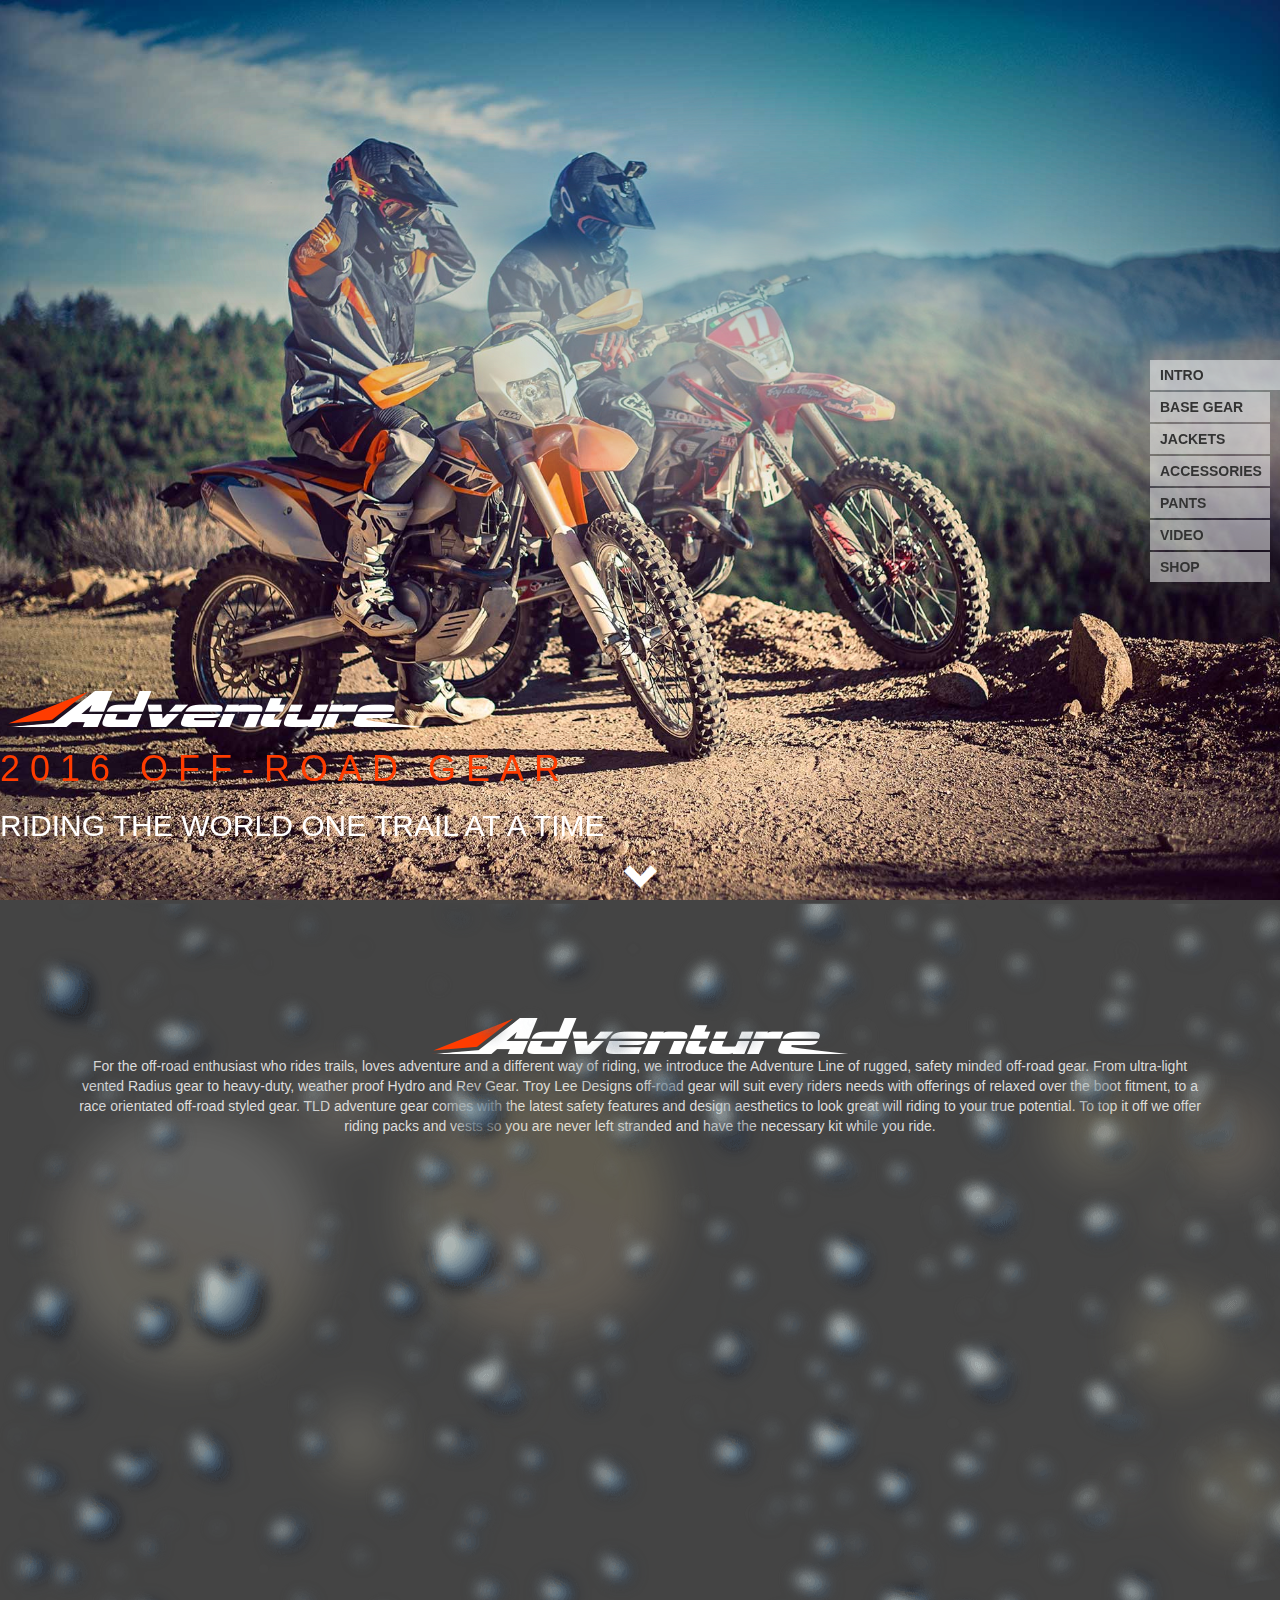
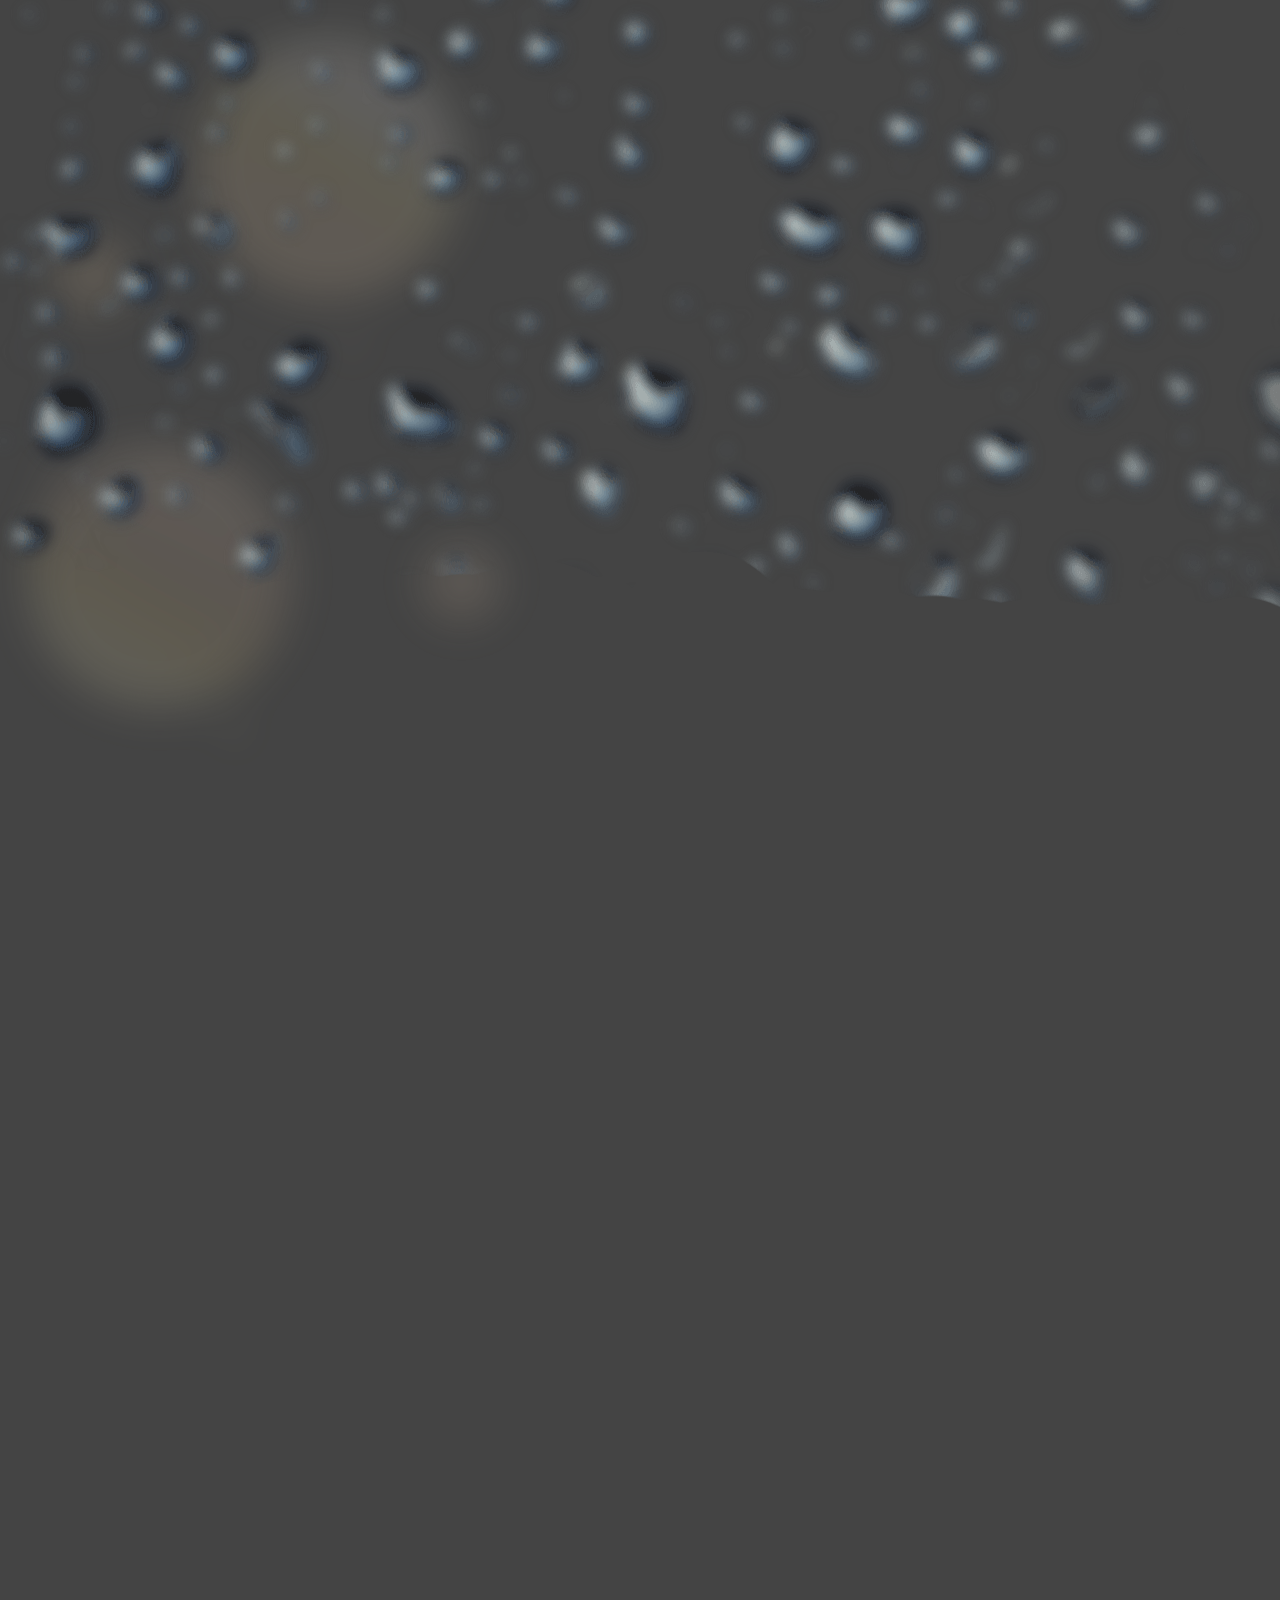
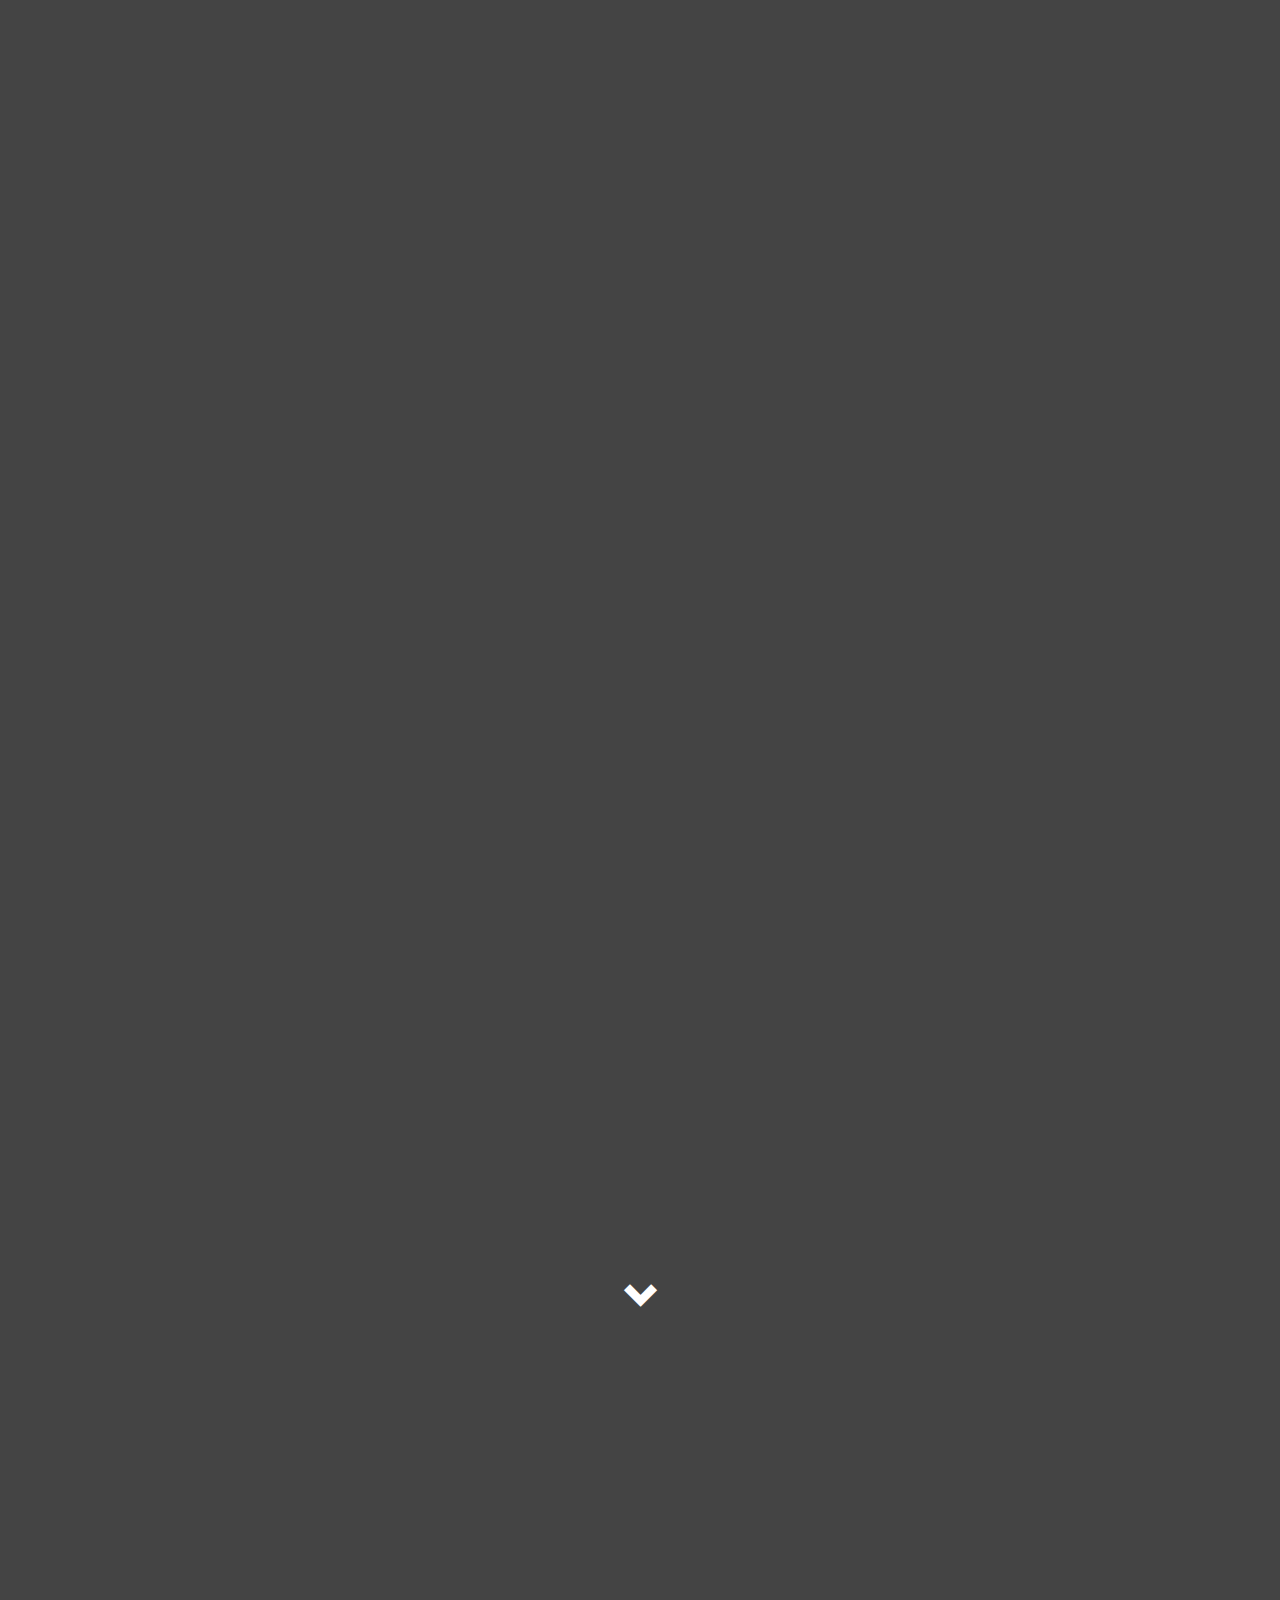
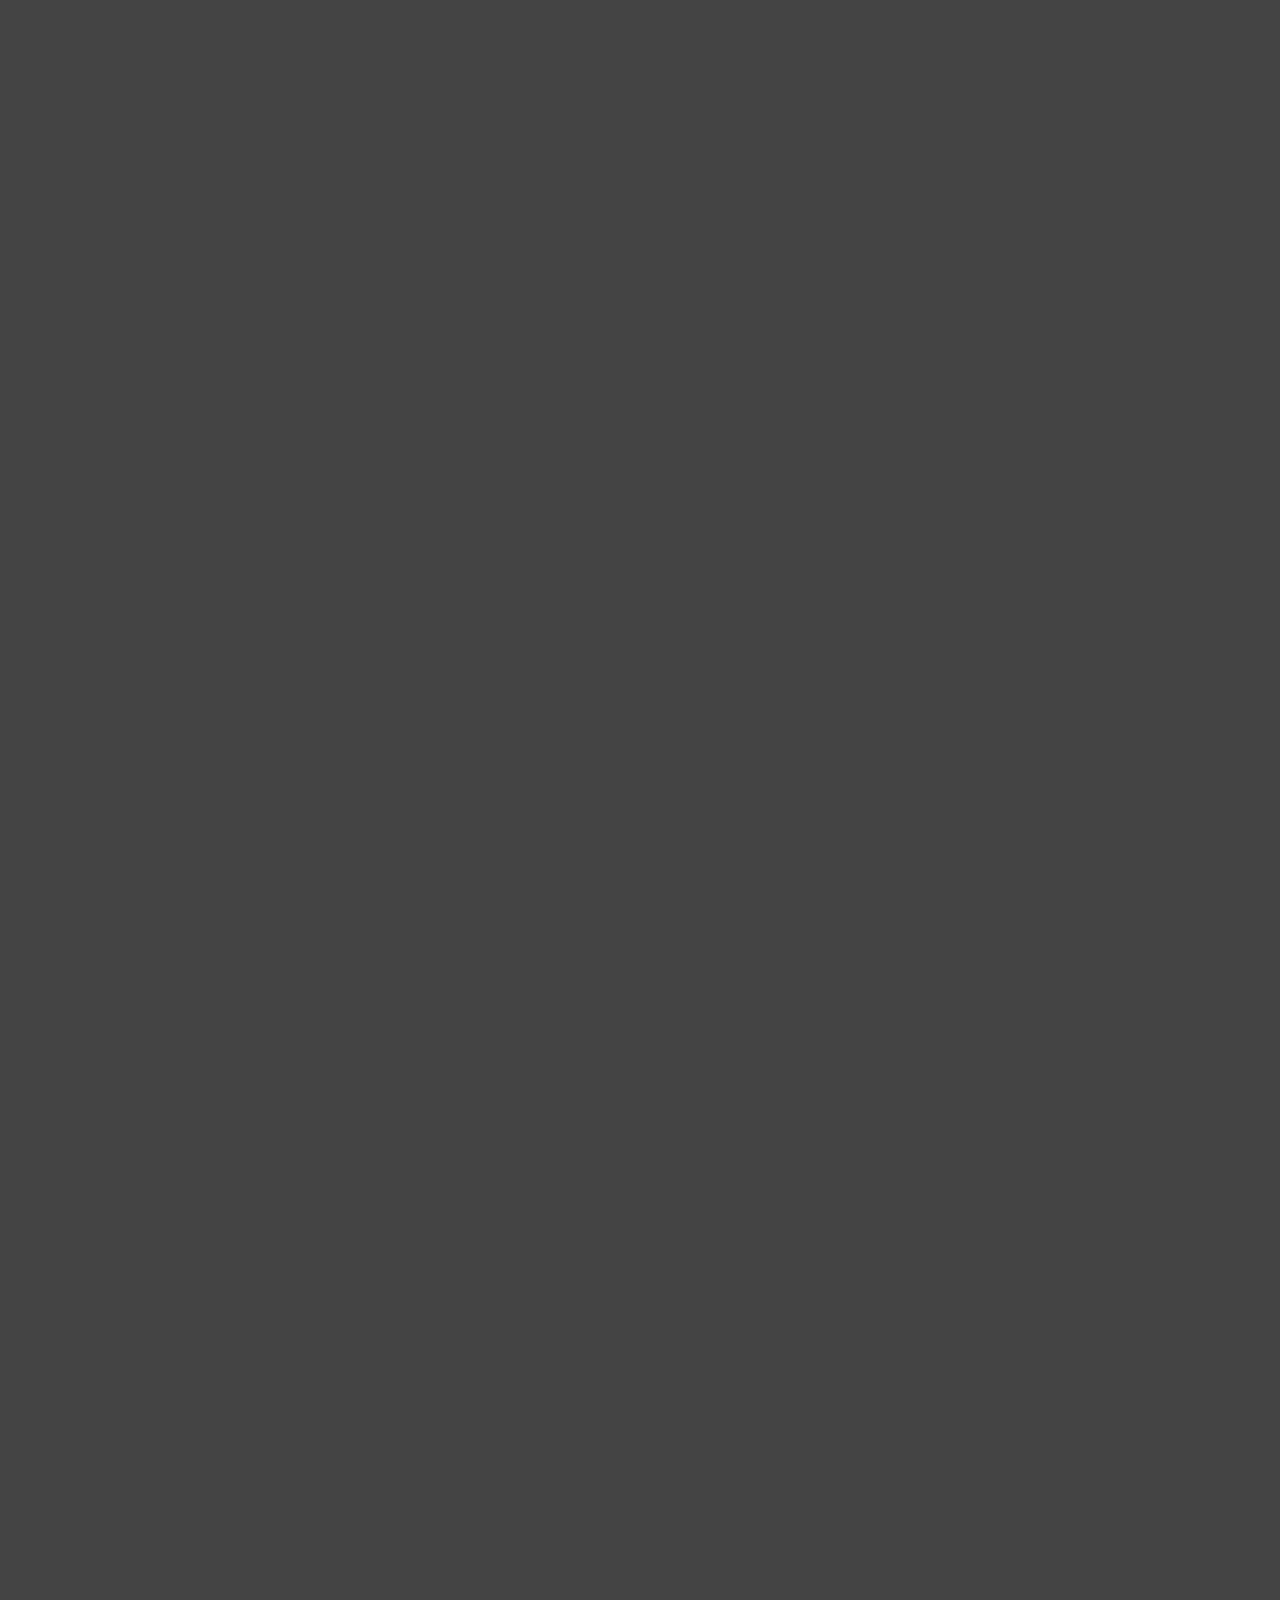
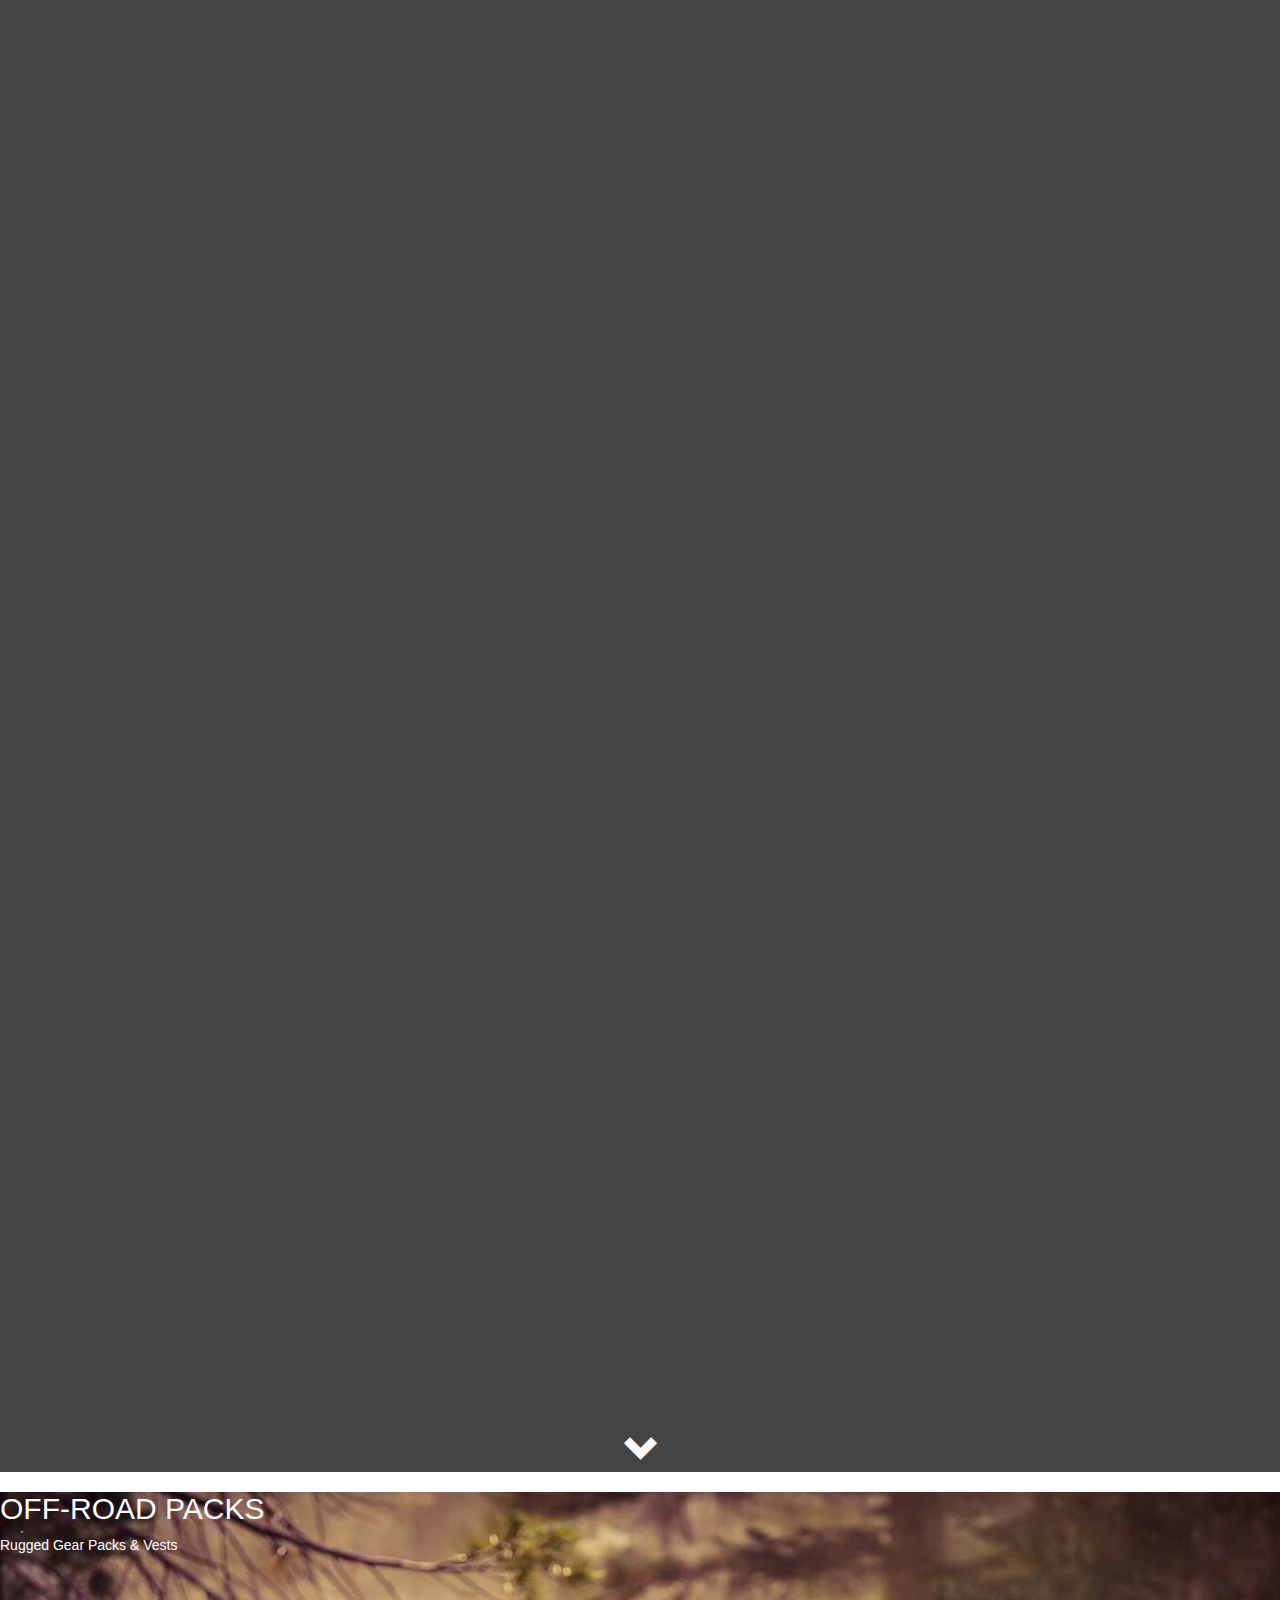
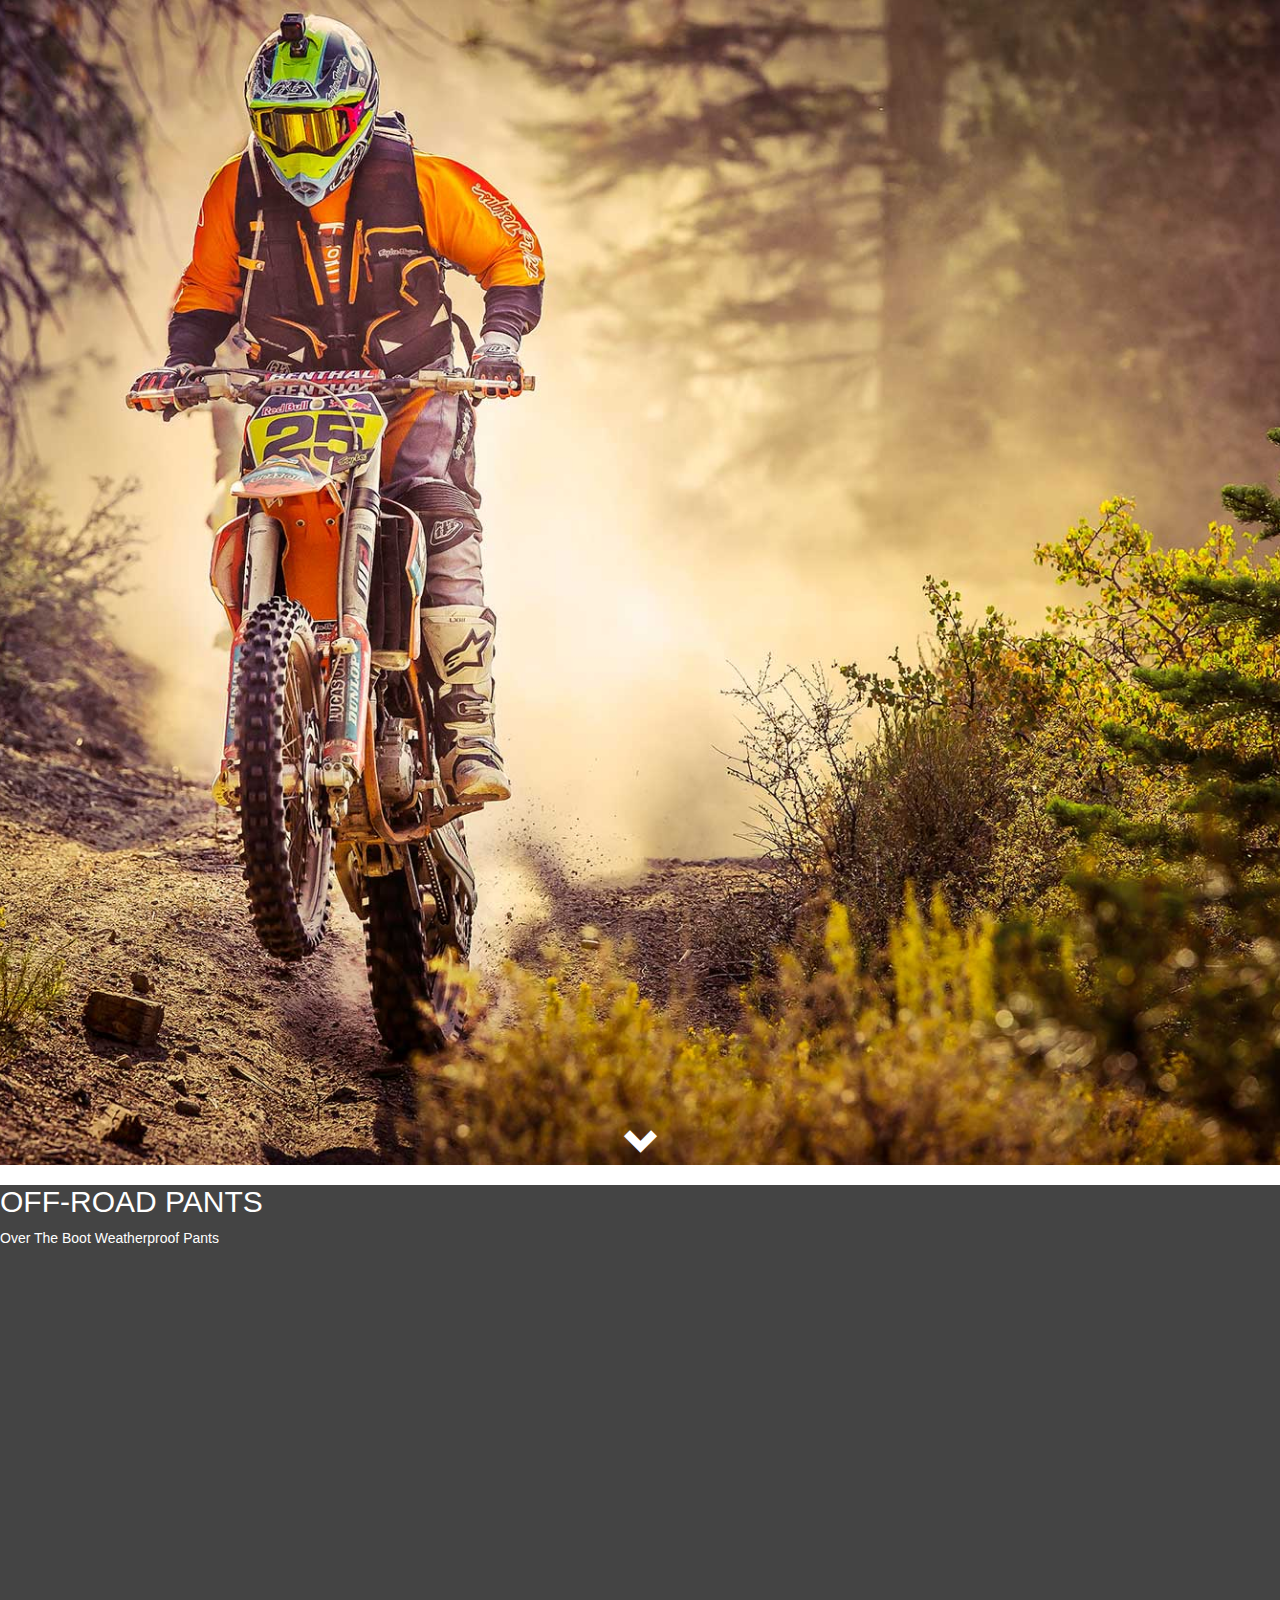
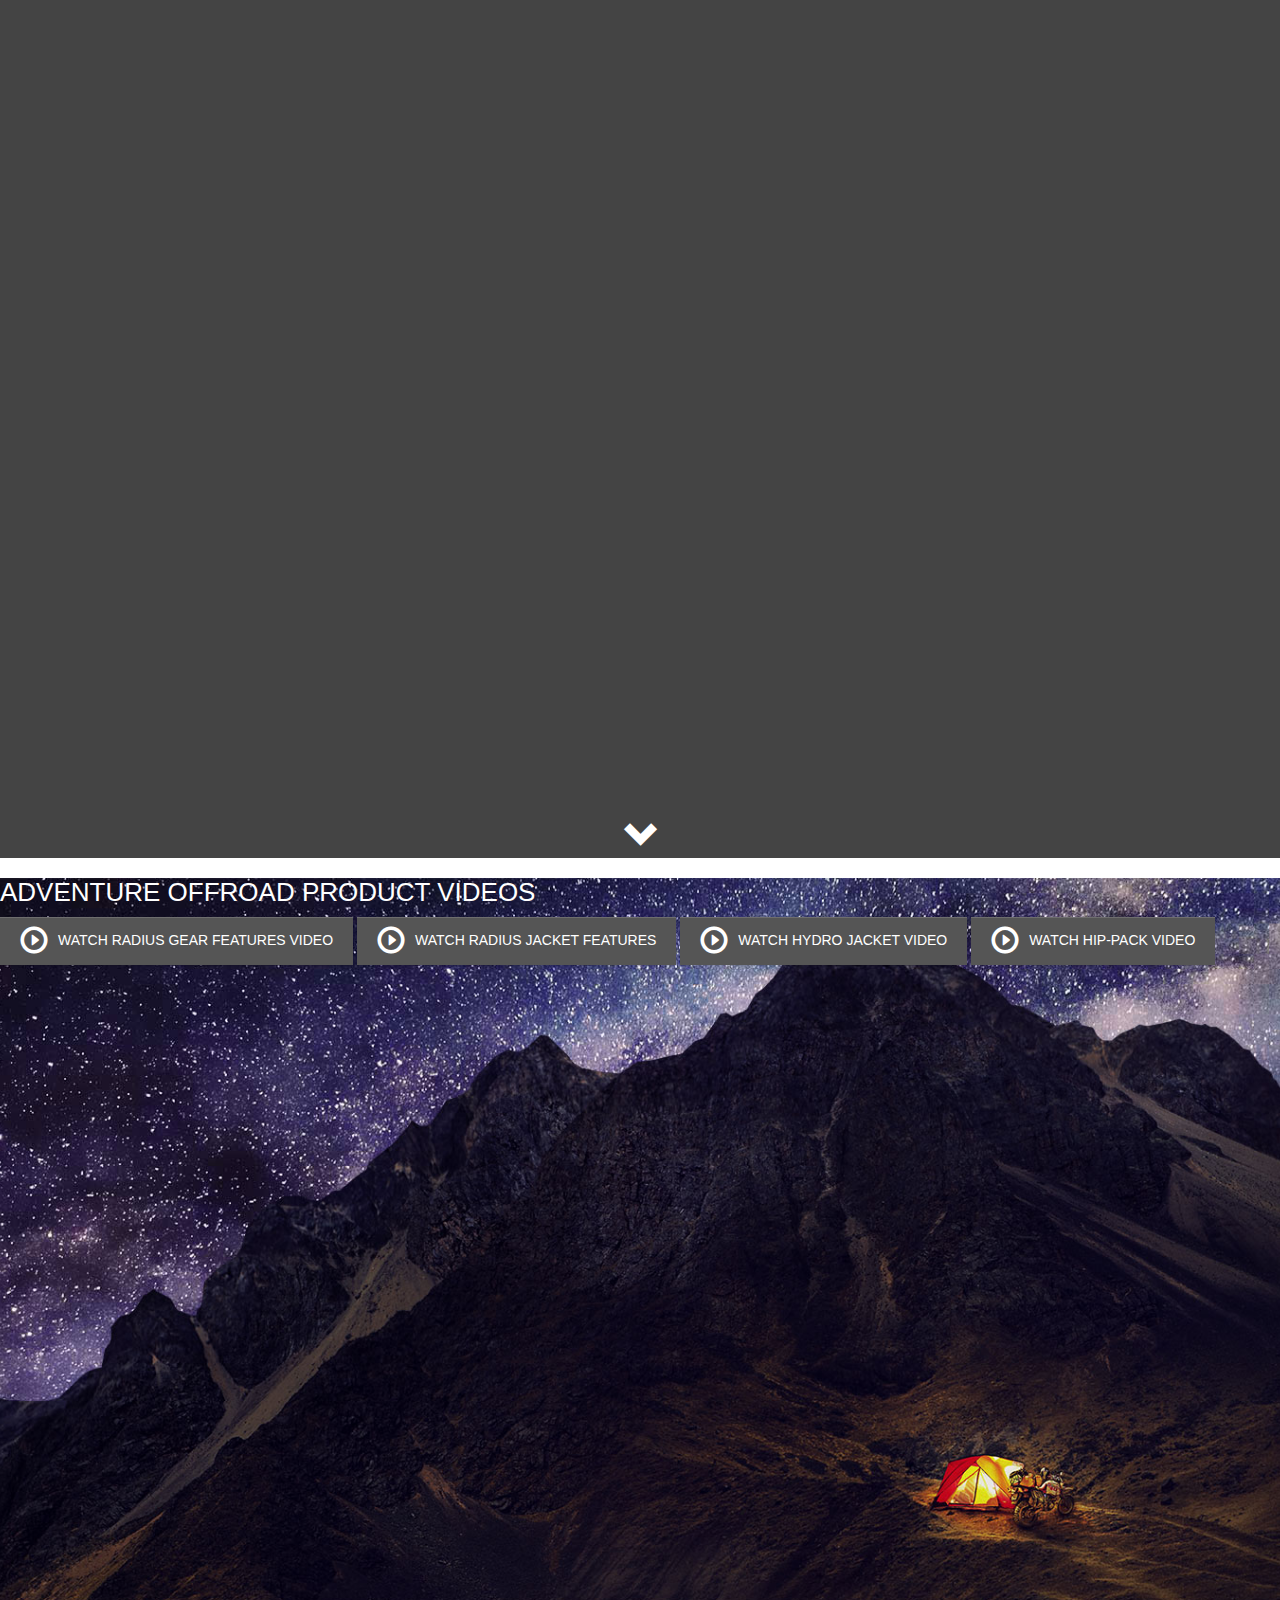
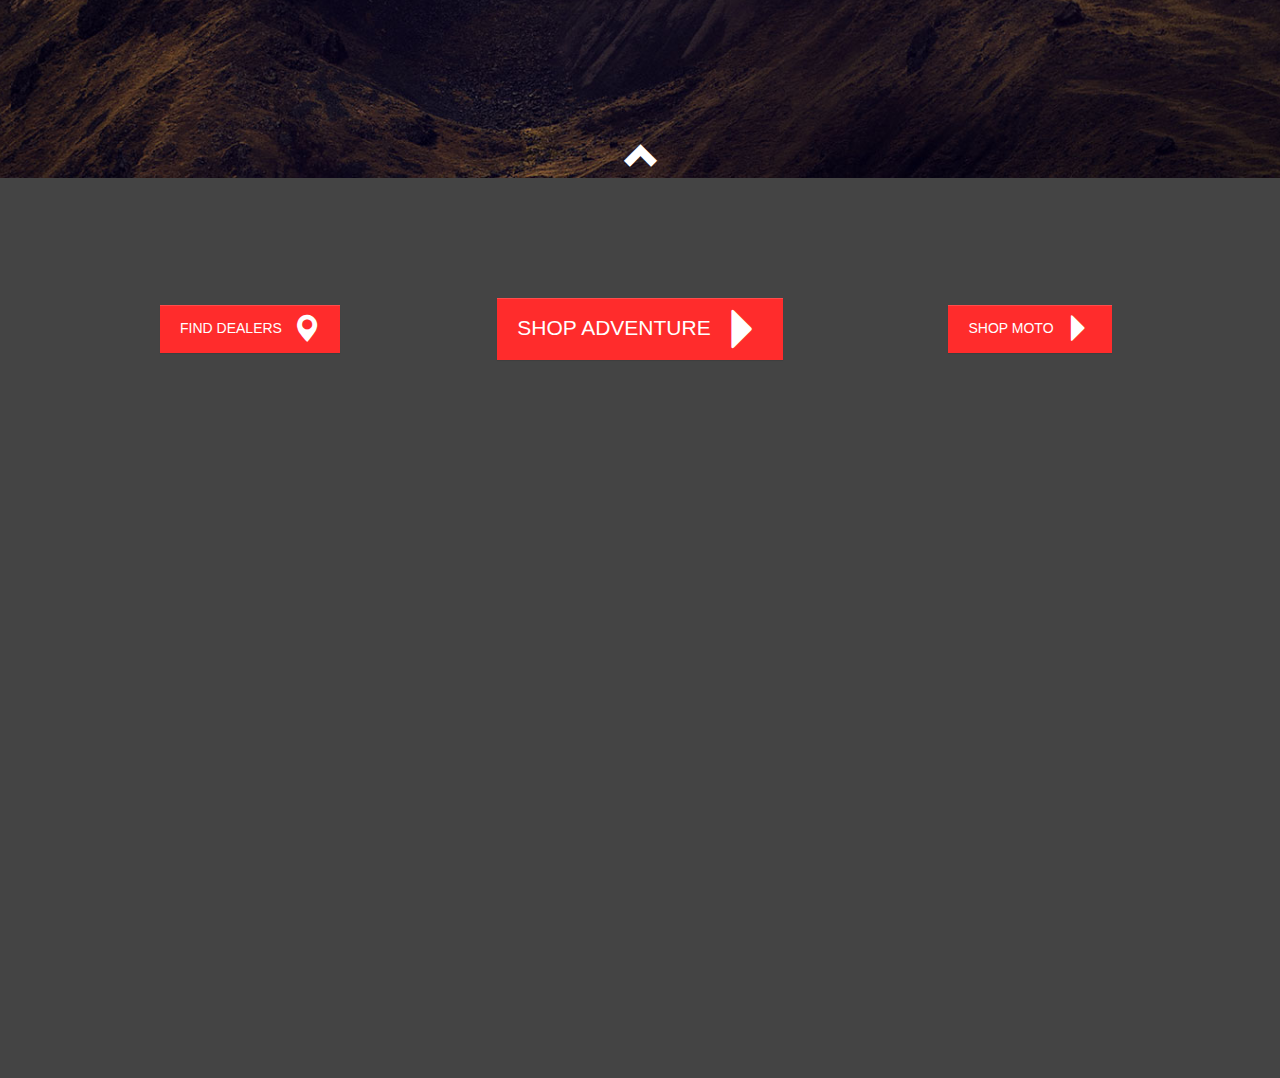
<file: index.html>
<!DOCTYPE html>

<html lang="en">
<head>
<meta charset="utf-8">
<meta http-equiv="X-UA-Compatible" content="IE=edge">
<meta name="viewport" content="width=device-width, initial-scale=1">
<title>Off-Road Adventure Moto Gear | Troy Lee Designs &reg;</title>
<link href="css/bootstrap.css" rel="stylesheet">
<link href="css/bootstrap-theme.css" rel="stylesheet">
<!--<link rel="stylesheet" type="text/css" href="css/reset-min.css">-->
<link rel="stylesheet" type="text/css" href="css/style.css">
<!--<link rel="stylesheet" href="http://cdn.jsdelivr.net/animatecss/2.1.0/animate.min.css">-->

<!-- HTML5 shim and Respond.js for IE8 support of HTML5 elements and media queries -->
    <!-- WARNING: Respond.js doesn't work if you view the page via file:// -->
    <!--[if lt IE 9]>
      <script src="https://oss.maxcdn.com/html5shiv/3.7.2/html5shiv.min.js"></script>
      <script src="https://oss.maxcdn.com/respond/1.4.2/respond.min.js"></script>
    <![endif]-->

</head>
<body>
<div class="TLDlax" id="ADVlax">
	<ul class="navigation">
		<li data-slide="1" class="active">Intro</li>
		<li data-slide="2">Base Gear</li>
		<li data-slide="3">Jackets</li>
		<li data-slide="4">Accessories</li>
		<li data-slide="5">Pants</li>
		<li data-slide="6">Video</li>
		<li data-slide="7">Shop</li>
	</ul>
	<div class="slide" id="slide1" data-slide="1" data-stellar-background-ratio="0.5" style="background-image:url(images/offroad/intro-bg.jpg);">
		<img src="images/offroad/intro-cloud.png" data-stellar-ratio=".75" data-stellar-vertical-offset="0" alt="" >
		<div class="wrapper bottom" data-stellar-ratio="1.5">
			<img src="images/offroad/intro-logo.png" alt="" >
			<h1 class="orange slide-left">2016 Off-Road Gear</h1>
			<h2 class="slide-bottom">Riding the world one trail at a time</h2>
		</div>
		<a class="dbutton" data-slide="2" title=""><span class="glyphicon glyphicon-chevron-down"></span></a>
	</div><!--End Slide 1-->
  <div class="slide flexctr" id="intro">
    <div class="container">
      <div class="row">
        <div class="intro">
          <img src="images/offroad/intro-logo.png" alt="Adventure logo" />
          <p class="copy">For the off-road enthusiast who rides trails, loves adventure and a different way of riding, we introduce the Adventure Line of rugged, safety minded off-road gear. From ultra-light vented Radius gear to heavy-duty, weather proof Hydro and Rev Gear. Troy Lee Designs off-road gear will suit every riders needs with offerings of relaxed over the boot fitment, to a race orientated off-road styled gear. TLD adventure gear comes with the latest safety features and design aesthetics to look great will riding to your true potential. To top it off we offer riding packs and vests so you are never left stranded and have the necessary kit while you ride.</p>
        </div>
  </div>
  </div>
  </div><!--End Intro-->
	<div class="slide" id="slide2" data-slide="2" data-stellar-background-ratio="1" style="background-image:url(images/offroad/inner-bg.jpg);" >
    <img src="images/offroad/inner-dust.png" data-stellar-ratio=".8" alt="" >
		<div class="wrapper right">
      <span class="slide-right"><h2>Radius Gear</h2>
        <p class="copy">Light-weight, race inspired off-road gear.</p>
      </span>
        <div class="slide-right popitem">
          <img src="images/offroad/radius-jersey.png" class="popimg">
          <button type="button" class="popspot" data-toggle="modal" data-target="#popModalJ" data-imagenumber="0">&#43;</button>
          <span>Light-weight Race Inspired Radius Jersey</span>
        </div>
        <div class="slide-right popitem">
          <img src="images/offroad/radius-pant.png" class="popimg">
          <button type="button" class="popspot" data-toggle="modal" data-target="#popModalP" data-imagenumber="0">&#43;</button>
          <span>Durable Race Inspired Radius Pant</span>
        </div>
        <div class="slide-bottom popitem">
          <img src="images/offroad/radius-glove.png" class="popimg">
          <button type="button" class="popspot" data-toggle="modal" data-target="#popModalG" data-imagenumber="0">&#43;</button>
          <span>Protective Off-Road Radius Glove</span>
        </div>
      </div>
         <div class="modal fade" id="popModalJ" tabindex="-1" role="dialog" aria-labelledby="popModalLabel">
        <div class="modal-dialog" role="document">
          <div class="modal-content">
            <div class="modal-header">
              <button type="button" class="close" data-dismiss="modal" aria-hidden="true">&times;</button>
              <h4 class="modal-title" id="popModalLabel">RADIUS JERSEY</h4>
            </div>
            <div class="modal-body">
              <p>Micro mesh in arm yokes allows for airflow. Denier nylon reinforced elbow pads with internal foam padding.</p>
              <h5>FEATURES</h5> 
              <ul>
                <li>150 gram polyester main body construction</li>
                <li>200 gram micro mesh in arm yokes allows for airflow</li>
                <li>Multiple reflective logos and panels for added safety</li>
                <li>222 gram ripstop at end of sleeves for added durability from snags</li>
                <li>300 denier nylon reinforced elbow pads with internal foam padding</li>
                <li>Unique heat transfer emergency label for critical rider information</li>
              </ul>
              <img src="images/offroad/radius-jersey-detail.jpg" alt="TLD Radius Jersey" />
            </div>
            <div class="modal-footer">
              <button type="button" class="btn btn-default" data-dismiss="modal">Close</button>
              <a type="button" class="btn btn-primary" href="#">Buy Now</a>
            </div>
          </div>
        </div>
      </div>
       <div class="modal fade" id="popModalP" tabindex="-1" role="dialog" aria-labelledby="popModalLabel">
        <div class="modal-dialog" role="document">
          <div class="modal-content">
            <div class="modal-header">
              <button type="button" class="close" data-dismiss="modal" aria-hidden="true">&times;</button>
              <h4 class="modal-title" id="popModalLabel">RADIUS PANT</h4>
            </div>
            <div class="modal-body">
              <p>Leather inner leg burn panel. Zippered exhaust vents. Stretch panels for perfect fit and function.</p>
              <h5>FEATURES</h5> 
              <ul>
                <li>12” double YKK&reg; zippered front vent panels</li>
                <li>Kevlar padded knee for added durability</li>
                <li>600 denier oxford polyester construction</li>
                <li>900 denier oxford polyester butt panel</li>
                <li>Reflective zippered exhaust vents</li>
                <li>Full length premium leather inner leg burn panel</li>
                <li>Ratchet buckle closure</li>
                <li>Pant has more performance shape and fit</li>
                <li>Reflective graphics on knee and pocket flaps</li>
                <li>Multiple stretch panels for perfect fit and function</li>
                <li>Integrated cargo pockets</li>
              </ul>
              <img src="images/offroad/radius-pant-detail.jpg" alt="TLD Radius Pant Detail" />
            </div>
            <div class="modal-footer">
              <button type="button" class="btn btn-default" data-dismiss="modal">Close</button>
              <a type="button" class="btn btn-primary" href="#">Buy Now</a>
            </div>
          </div>
        </div>
      </div>
       <div class="modal fade" id="popModalG" tabindex="-1" role="dialog" aria-labelledby="popModalLabel">
        <div class="modal-dialog" role="document">
          <div class="modal-content">
            <div class="modal-header">
              <button type="button" class="close" data-dismiss="modal" aria-hidden="true">&times;</button>
              <h4 class="modal-title" id="popModalLabel">RADIUS GLOVE</h4>
            </div>
            <div class="modal-body">
              <p>The Adventure glove is equipped with many technical features. Every adventure seeking rider will benefit from the added poron XRD&reg; padding that is added onto the knuckle and palm areas. The Flo Orange color will be very beneficial to those that find themselves needing an extra hand on the road. Flash people down with no problem waiving the super vibrant flo orange color that can not be missed.</p>
              <h5>FEATURES</h5> 
              <ul>
                <li>Ax Cube&reg; flo orange palm for flashing down help</li>
                <li>Lycra fourchettes and thumb flex panel</li>
                <li>Premium goat skin leather sewn over 6mm poron XRD&reg;</li>
                <li>Tapered index finger with AX Connect&reg; touch screen material</li>
                <li>Sewn sheep skin stretch panels</li>
                <li>Printed silicone finger grippers</li>
                <li>Clarino&reg; reinforced palm w/ 2mm poron XRD&reg; shock pads</li>
                <li>Scotchlite&reg; reflective panels</li>
                <li>Flexible span 4-way upper</li>
                <li>TPR graphics and Velcro&reg; closure</li>
                <li>Airprene cuff for added support</li>
              </ul>
              <img src="images/offroad/radius-glove-detail.jpg" alt="TLD Radius Glove" />
            </div>
            <div class="modal-footer">
              <button type="button" class="btn btn-default" data-dismiss="modal">Close</button>
              <a type="button" class="btn btn-primary" href="#">Buy Now</a>
            </div>
          </div>
        </div>
      </div>
		<a class="dbutton" data-slide="3" title=""><span class="glyphicon glyphicon-chevron-down"></span></a>
	</div><!--End Slide 2-->
  <div class="slide" id="slide3" data-slide="3" data-stellar-background-ratio="0.5" style="background-image:url(images/offroad/outer-bg.jpg);">
    <img src="images/offroad/outer-drops.png" data-stellar-ratio=".2" data-stellar-vertical-offset="0" alt="">
    <img src="images/offroad/outer-streaks.png" data-stellar-ratio="-3.5" data-stellar-vertical-offset="-75" alt="">
    <div class="wrapper left">
      <div class="slide-left">
        <h2>Off-Road Jackets</h2>
        <p class="copy">Weatherproof Protective Outer-Wear</p>
      </div>
        <div class="slide-left popitem">
          <img src="images/offroad/hydro-jacket.png" class="popimg">
          <button type="button" class="popspot" data-toggle="modal" data-target="#popModalHJ" data-imagenumber="0">&#43;</button>
          <span>Heavy-Duty Waterproof Hydro Jacket</span>
        </div>
        <div class="slide-bottom popitem">
          <img src="images/offroad/radius-jacket.png" class="popimg">
          <button type="button" class="popspot" data-toggle="modal" data-target="#popModalRJ" data-imagenumber="0">&#43;</button>
          <span>Protective Water Resistant Radius Jacket</span>
        </div>
      </div>
      <div class="modal fade" id="popModalHJ" tabindex="-1" role="dialog" aria-labelledby="popModalLabel">
        <div class="modal-dialog" role="document">
          <div class="modal-content">
            <div class="modal-header">
              <button type="button" class="close" data-dismiss="modal" aria-hidden="true">&times;</button>
              <h4 class="modal-title" id="popModalLabel">HYDRO JACKET</h4>
            </div>
            <div class="modal-body">
              <p>Rear integrated storage pocket for removable sleeves and supplies that might come in handy being on the open road. Flap to cover pocket opening. Multiple reflective strips guarantee visibility on the open road. Jacket comes with multiple waterproof zippered chest, arm, and rear exhaust vents. Jacket also provides waterproof zippered storage pockets.</p>
              <h5>FEATURES</h5> 
              <ul>
                <li>Waterproof breathable hipora 600 denier oxford construction</li>
                <li>Removable sleeves</li>
                <li>Taped seams</li>
                <li>YKK&reg; waterproof zippered chest, arm and rear exhaust vents</li>
                <li>Lower bellowed waterproof storage pockets</li>
                <li>CE molded YF&reg; integrated elbow and shoulder pads</li>
                <li>Scotchlite&reg; reflective panels throughout front and back</li>
                <li>Rear integrated storage pocket for sleeves and supplies</li>
                <li>Custom waterproof breast pocket with added media port for smart phone earphone</li>
                <li>Fleece lined hand warmer pockets</li>
                <li>Side YKK&reg; zippered expansion pleats</li>
                <li>Dual adjustable compression arm straps and torso straps</li>
                <li>Fleece lined collar w/ spring loaded Velcro&reg; snap closure</li>
              </ul>
              <img src="images/offroad/hydro-jacket-back.jpg" alt="TLD Hydro Jacket" />
            </div>
            <div class="modal-footer">
              <button type="button" class="btn btn-default" data-dismiss="modal">Close</button>
              <a type="button" class="btn btn-primary" href="#">Buy Now</a>
            </div>
          </div>
        </div>
      </div>
      <div class="modal fade" id="popModalRJ" tabindex="-1" role="dialog" aria-labelledby="popModalLabel">
        <div class="modal-dialog" role="document">
          <div class="modal-content">
            <div class="modal-header">
              <button type="button" class="close" data-dismiss="modal" aria-hidden="true">&times;</button>
              <h4 class="modal-title" id="popModalLabel">RADIUS JACKET</h4>
            </div>
            <div class="modal-body">
              <p>Padded elbow pads. To ensure added safety to the rider we use Retro-Reflective material which reflects light back to the source and illuminates the rider. Retro-reflective material provides additional visual cues to others and are far more effective than just bright clothing alone. Jacket comes with multiple waterproof zippered chest, and rear exhaust vents. Jacket also provides waterproof zippered storage pockets.</p>
              <h5>FEATURES</h5> 
              <ul>
                <li>420 denier water resistant oxford upper torso and top of sleeves</li>
                <li>300 denier water resistant oxford polyester torso and underarms</li>
                <li>Waterproof YKK&reg; zippered breast storage pocket</li>
                <li>YKK&reg; zippered vent and hand warmer pockets</li>
                <li>nternalized elastic waist gather</li>
                <li>Removable sleeves</li>
                <li>Velcro&reg; wrist closures</li>
                <li>Rear integrated storage pocket for sleeves and supplies</li>
                <li>Integrated lower zippered expansion pleats</li>
                <li>Reflective logo on front and rear for night sections</li>
                <li>600 denier polyester padded elbow panels</li>
              </ul>
              <img src="images/offroad/radius-jacket-pocket.jpg" alt="TLD Radius Jacket" />
            </div>
            <div class="modal-footer">
              <button type="button" class="btn btn-default" data-dismiss="modal">Close</button>
              <a type="button" class="btn btn-primary" href="#">Buy Now</a>
            </div>
          </div>
        </div>
      </div>
    <a class="dbutton" data-slide="4" title=""><span class="glyphicon glyphicon-chevron-down"></span></a>
  </div><!--End Slide 3-->

	<div class="slide" id="slide4" data-slide="4" style="background-image:url(images/offroad/accy-bg.jpg);background-attachment:scroll;">
		<div class="wrapper right"><h2>Off-Road Packs</h2><p class="copy">Rugged Gear Packs &amp; Vests</p>
        <div class="slide-right popitem">
          <img src="images/offroad/ranger-pack.png" class="popimg">
          <button type="button" class="popspot" data-toggle="modal" data-target="#popModalRP" data-imagenumber="0">&#43;</button>
          <span>Quick Mount Hip Pack</span>
        </div>
        <div class="slide-right popitem">
          <img src="images/offroad/transfer-vest.png" class="popimg">
          <button type="button" class="popspot" data-toggle="modal" data-target="#popModalTV" data-imagenumber="0">&#43;</button>
          <span>Safety Vest &amp; Gear Pack</span>
        </div>
    </div>
      <div class="modal fade" id="popModalRP" tabindex="-1" role="dialog" aria-labelledby="popModalLabel">
        <div class="modal-dialog" role="document">
          <div class="modal-content">
            <div class="modal-header">
              <button type="button" class="close" data-dismiss="modal" aria-hidden="true">&times;</button>
              <h4 class="modal-title" id="popModalLabel">RANGER HIP PACK</h4>
            </div>
            <div class="modal-body">
              <p>Interior tool pouch features a unique storage strap system with Versa-Clip&reg; tool keeper. You will be able to place a variety of tools and gadgets needed for that amazing adventure that is just a ride away. The Versa-Clip&reg; system allows you to become creative in the way you fasten down you’re tools and gadgets. Clear pouch over tool section is ideal for a map and also any extra tire tubes that might be necessary. TOOLS NOT INCLUDED.</p>
              <h5>FEATURES</h5> 
              <ul>
                <li>Tough 500 denier oxford polyester</li>
                <li>Unique heat transfer emergency label for critical rider information</li>
                <li>Tacky grip synthetic leather backing helps to grip your pants and jersey during rides</li>
                <li>Durable outer cover flap with dual fastec clips and Velcro&reg; flap closure</li>
                <li>Outer flap has loop in horizontal webbing to add an LED strobe for night rides</li>
                <li>Dual outer waist pouches with formed EVA outer panels for impact resistance</li>
                <li>One outer waist pouch has an expandable pouch for added storage if needed</li>
                <li>Adjustable waist strap with elastic loop to manage excess webbing when adjusted</li>
                <li>Outer flap has clear vinyl inner liner with YKK&reg; zippered opening</li>
                <li>Unique elastic velcro tension feature at waist belt keeps your pack tight around your waist during rides</li>
                <li>Interior tool pouch features a unique storage strap system with Versa-Clip&reg; tool keeper</li>
                <li>Large outer YKK&reg; zippered pocket for additional storage</li>
              </ul>
              <img src="images/offroad/ranger-pack-detail.jpg" alt="TLD Ranger Pack Detail" />
            </div>
            <div class="modal-footer">
              <button type="button" class="btn btn-default" data-dismiss="modal">Close</button>
              <a type="button" class="btn btn-primary" href="#">Buy Now</a>
            </div>
          </div>
        </div>
      </div>
      <div class="modal fade" id="popModalTV" tabindex="-1" role="dialog" aria-labelledby="popModalLabel">
        <div class="modal-dialog" role="document">
          <div class="modal-content">
            <div class="modal-header">
              <button type="button" class="close" data-dismiss="modal" aria-hidden="true">&times;</button>
              <h4 class="modal-title" id="popModalLabel">TRANSFER VEST</h4>
            </div>
            <div class="modal-body">
              <p>Dual front quick access Velcro&reg; pockets. Front integrated molle straps to allow you to add a MOLLE integrated item. Saftey snap incorporated into pocket. Reflective patches. Lower rear storage pocket. Internal hydration bladder pocket. TOOLS NOT INCLUDED.</p>
              <h5>FEATURES</h5> 
              <ul>
                <li>Durable 500 denier item specific construction and layout</li>
                <li>Safety orange lined interior with EVA foam ribbed construction allows air flow</li>
                <li>Vest can be worn in reverse as a warning or safety vest in critical situations</li>
                <li>Integrated back pack to store what you need for that overnight trip on the trail</li>
                <li>Handheld radio pouch with safety snap</li>
                <li>Quick access leatherman tool pocket is easily accessed if needed for cactus quills or fencing wire</li>
                <li>Spot locator specific pocket</li>
                <li>All YKK&reg; zippers throughout. One breast pocket is waterproof with YKK&reg; zipper</li>
                <li>Reflective patches throughout for added safety</li>
                <li>Front breast flashlight pocket</li>
                <li>Dual front YKK&reg; zippered storage pockets</li>
                <li>Integrated neoprene media pouch for smartphone and earphone integration</li>
                <li>Unique heat transfer emergency label for critical rider information on inside panel</li>
              </ul>
              <img src="images/offroad/transfer-vest-detail.jpg" alt="TLD Transfer Vest Detail" />
            </div>
            <div class="modal-footer">
              <button type="button" class="btn btn-default" data-dismiss="modal">Close</button>
              <a type="button" class="btn btn-primary" href="#">Buy Now</a>
            </div>
          </div>
        </div>
      </div>
		<a class="dbutton" data-slide="5" title=""><span class="glyphicon glyphicon-chevron-down"></span></a>
	</div><!--End Slide 4-->
	<div class="slide" id="slide5" data-slide="5" data-stellar-background-ratio="0.5" style="background-image:url(images/offroad/pants-bg.jpg);">
		<div class="wrapper left"><h2>Off-Road Pants</h2><p class="copy">Over The Boot Weatherproof Pants</p>
        <div class="slide-left popitem">
          <img src="images/offroad/hydro-pant.png" class="popimg">
          <button type="button" class="popspot" data-toggle="modal" data-target="#popModalHP" data-imagenumber="0">&#43;</button>
          <span>Waterproof Protective Adventure Pant</span>
        </div>
        <div class="slide-bottom popitem">
          <img src="images/offroad/rev-pant.png" class="popimg">
          <button type="button" class="popspot" data-toggle="modal" data-target="#popModalR" data-imagenumber="0">&#43;</button>
          <span>Zip-Off Off-Road Protective Pant</span>
        </div>
    </div>
      <div class="modal fade" id="popModalHP" tabindex="-1" role="dialog" aria-labelledby="popModalLabel">
        <div class="modal-dialog" role="document">
          <div class="modal-content">
            <div class="modal-header">
              <button type="button" class="close" data-dismiss="modal" aria-hidden="true">&times;</button>
              <h4 class="modal-title" id="popModalLabel">HYDRO PANT</h4>
            </div>
            <div class="modal-body">
              <p>Genuine premium leather inner leg panel. Storage pocket with YKK® zipper.</p>
              <h5>FEATURES</h5> 
              <ul>
                <li>Waterproof breathable hipora 600 denier oxford</li>
                <li>All waterproof YKK&reg; zippers</li>
                <li>12” 2 Way YKK&reg; front vent thigh panel</li>
                <li>900 denier oxford butt and crotch panels</li>
                <li>Kevlar knee panel</li>
                <li>Genuine premium leather inner leg panel</li>
                <li>Internal over the boot neoprene gaiter</li>
                <li>Sans belt waist construction</li>
                <li>Integrated cargo pockets and exhaust vents</li>
                <li>Reflective graphics on knee and pocket flaps</li>
                <li>Large Scotchlite&reg; reflective panel on backs of leg cuffs</li>
                <li>Over the boot design with 3 snap adjustment and elastic gather</li>
                <li>Small personal storage pocket</li>
              </ul>
              <img src="images/offroad/hydro-pant-detail.jpg" alt="TLD Hydro Pant Detail" />
            </div>
            <div class="modal-footer">
              <button type="button" class="btn btn-default" data-dismiss="modal">Close</button>
              <a type="button" class="btn btn-primary" href="#">Buy Now</a>
            </div>
          </div>
        </div>
      </div>
      <div class="modal fade" id="popModalR" tabindex="-1" role="dialog" aria-labelledby="popModalLabel">
        <div class="modal-dialog" role="document">
          <div class="modal-content">
            <div class="modal-header">
              <button type="button" class="close" data-dismiss="modal" aria-hidden="true">&times;</button>
              <h4 class="modal-title" id="popModalLabel">REV PANT</h4>
            </div>
            <div class="modal-body">
              <p>Rear storage pocket. Zip-off lower leg section converts pants to shorts.</p>
              <h5>FEATURES</h5> 
              <ul>
                <li>Zip-off lower leg section converts pants to shorts</li>
                <li>Exclusive TLD Dual Zipper System allows pants to adjust approximately 1 1/2” shorter</li>
                <li>Sewn-In mesh liner above the knees for increased comfort and air circulation</li>
                <li>Ratchet waist closure provides fine tuned adjustments for ultimate comfort</li>
                <li>Combination of 600 polyester and 1680 denier ballistic nylon is durable yet lightweight</li>
                <li>Leather inner right knee</li>
                <li>Three zippered pockets - 1 rear and 2 side</li>
                <li>Velcro&reg; adjustable boot bottom</li>
                <li>Reflective piping</li>
              </ul>
              <img src="images/offroad/rev-pant-detail.jpg" alt="TLD Rev Pant" />
            </div>
            <div class="modal-footer">
              <button type="button" class="btn btn-default" data-dismiss="modal">Close</button>
              <a type="button" class="btn btn-primary" href="#">Buy Now</a>
            </div>
          </div>
        </div>
      </div>
		<a class="dbutton" data-slide="6" title=""><span class="glyphicon glyphicon-chevron-down"></span></a>
	</div><!--End Slide 5-->
	<div class="slide" id="slide6" data-slide="6" data-stellar-background-ratio=".75" style="background-image:url(images/offroad/video-bg.jpg);background-attachment:scroll;">
		<div class="wrapper">
		<h3>Adventure Offroad Product Videos</h3>
<button type="button" class="btn btn-default" data-toggle="modal" data-target="#videoModal" data-theVideo="http://www.youtube.com/embed/96pr1UnRIHg"><span class="glyphicon glyphicon-play-circle btn-icon-l"></span>Watch Radius Gear Features Video</button>
<button type="button" class="btn btn-default" data-toggle="modal" data-target="#videoModal" data-theVideo="http://www.youtube.com/embed/gEv7jtBrC7I"><span class="glyphicon glyphicon-play-circle btn-icon-l"></span>Watch Radius Jacket Features</button>
<button type="button" class="btn btn-default" data-toggle="modal" data-target="#videoModal" data-theVideo="http://www.youtube.com/embed/ti4oGztLnmk"><span class="glyphicon glyphicon-play-circle btn-icon-l"></span>Watch Hydro Jacket Video</button>
<button type="button" class="btn btn-default" data-toggle="modal" data-target="#videoModal" data-theVideo="http://www.youtube.com/embed/NrNR4LUpXrw"><span class="glyphicon glyphicon-play-circle btn-icon-l"></span>Watch Hip-Pack Video</button>
</div>
<div class="modal fade" id="videoModal" tabindex="-1" role="dialog" aria-labelledby="videoModal" aria-hidden="true">
    <div class="modal-dialog modal-lg">
        <div class="modal-content">
            <div class="modal-body">
                <button type="button" class="close" data-dismiss="modal" aria-hidden="true">&times;</button>
                <div>
                    <iframe width="100%" height="500" src=""></iframe>
                </div>
            </div>
        </div>
    </div>
</div>
		<a class="dbutton" data-slide="1" title=""><span class="glyphicon glyphicon-chevron-up"></span></a>
	</div><!--End Slide 6-->
	<div class="slide" id="slide7" data-slide="7" data-stellar-background-ratio="0.5" style="background-position: 50% 0px;">
    <div class="container fill">
      <div class="row shop">
        <div class="col-sm-4 text-center"><a href="#" class="btn btn-primary">Find Dealers<span class="glyphicon glyphicon-map-marker btn-icon-r"></span></a></div>
        <div class="col-sm-4 text-center"><a href="#" class="btn btn-primary bigger">Shop Adventure<span class="glyphicon glyphicon-triangle-right btn-icon-r"></span></a></div>
        <div class="col-sm-4 text-center"><a href="#" class="btn btn-primary">Shop Moto<span class="glyphicon glyphicon-triangle-right btn-icon-r"></span></a></div>
      </div>
    </div>
	</div><!--End Slide 7-->

</div>
    <!-- jQuery (necessary for Bootstrap's JavaScript plugins) -->
    <script src="https://ajax.googleapis.com/ajax/libs/jquery/1.11.3/jquery.min.js"></script>
    <!-- Include all compiled plugins (below), or include individual files as needed -->
    <script src="js/bootstrap.min.js"></script>
   <!-- <script type="text/javascript" src="js/jquery.min.js"></script>-->
<script type="text/javascript" src="js/js.js"></script>
<script type="text/javascript" src="js/jquery.stellar.js"></script>
<script type="text/javascript" src="js/waypoints.min.js"></script>
<script type="text/javascript" src="js/jquery.easing.1.3.js"></script>

<script src="js/jquery.fadethis.js"></script>


</body></html>
</file>
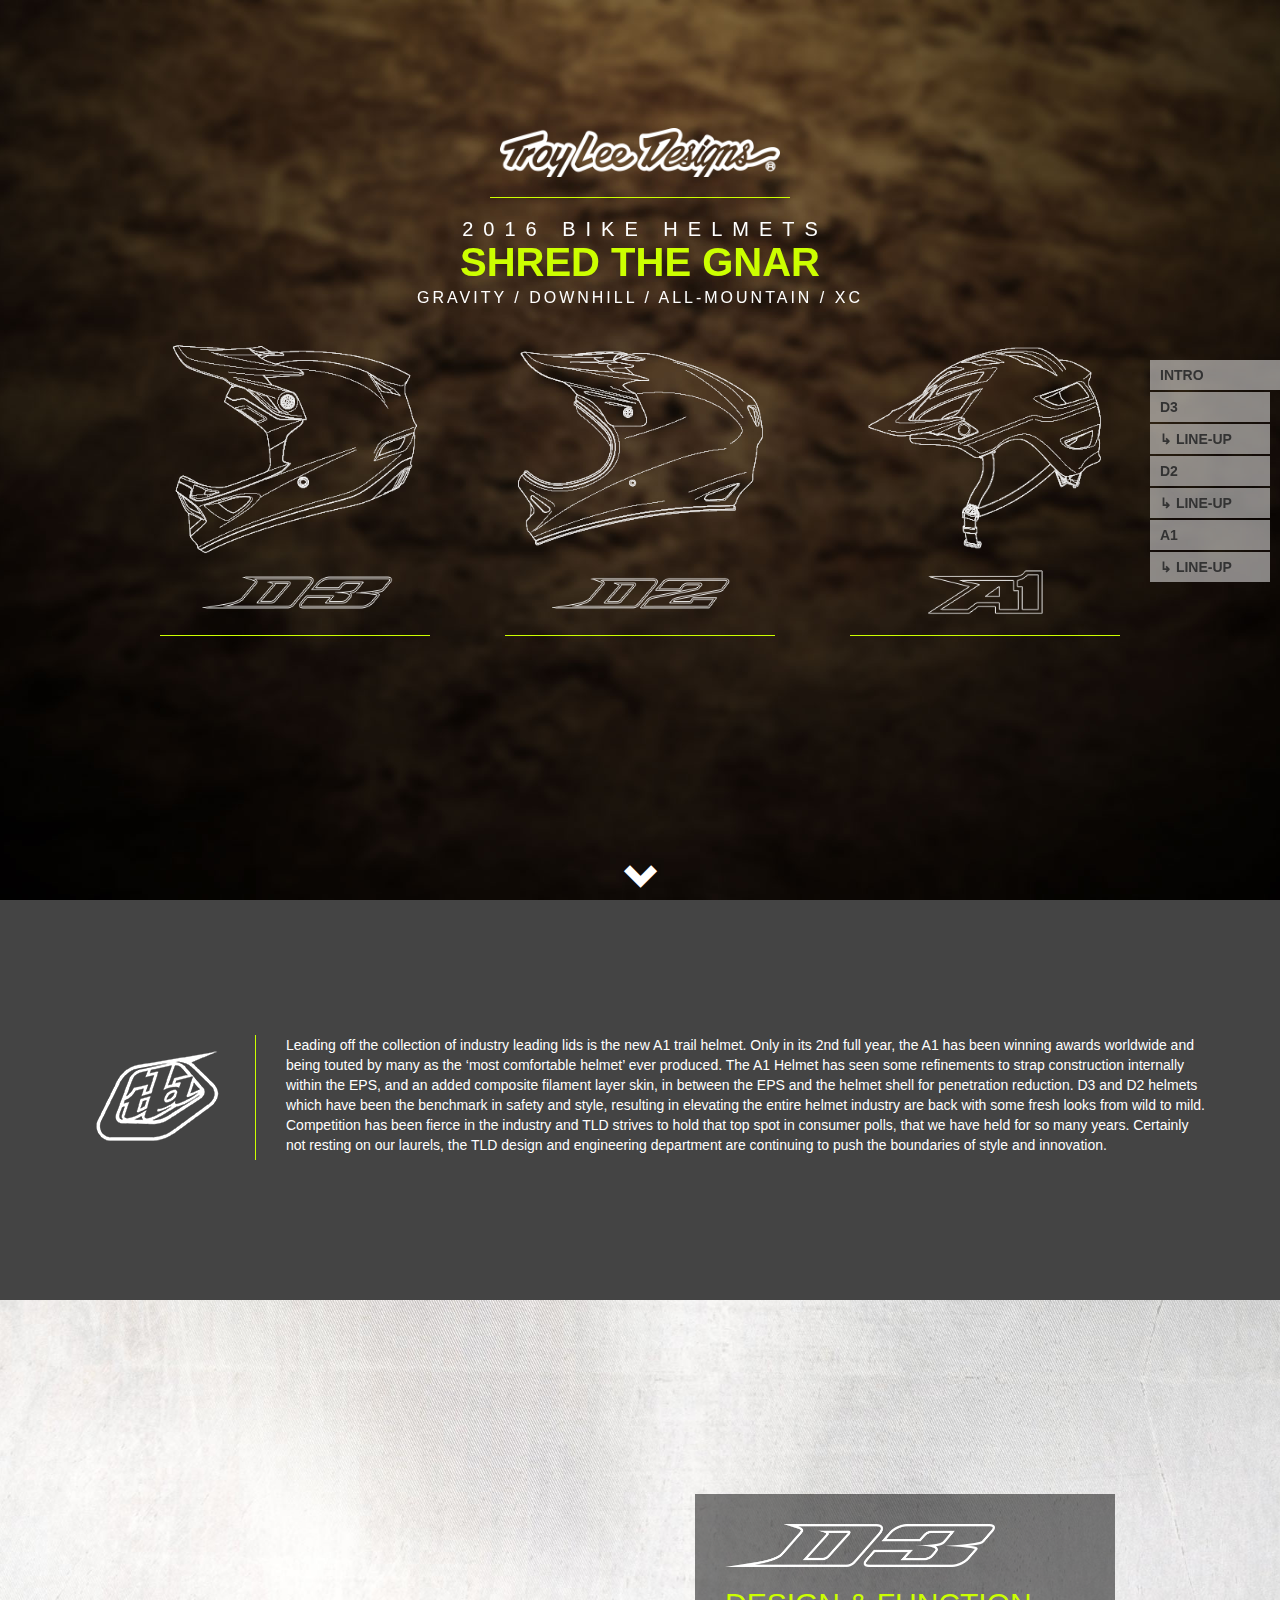
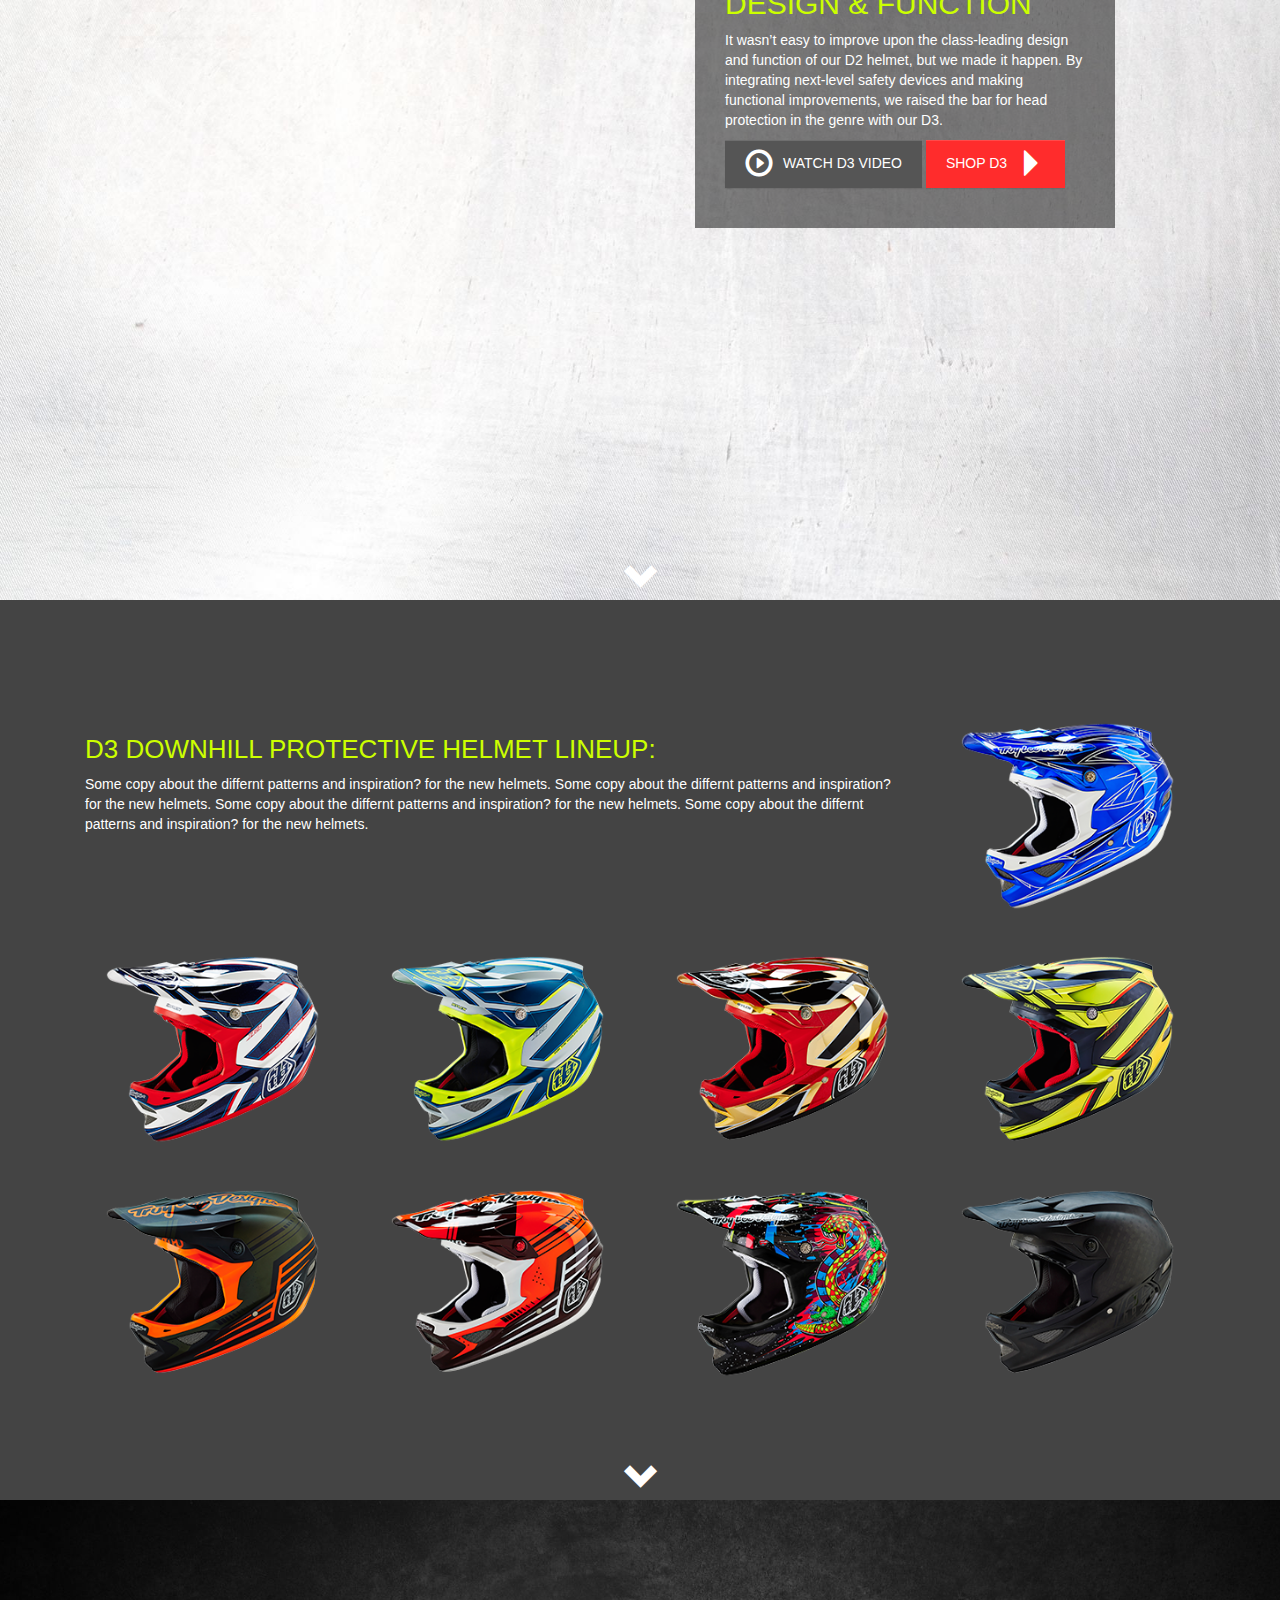
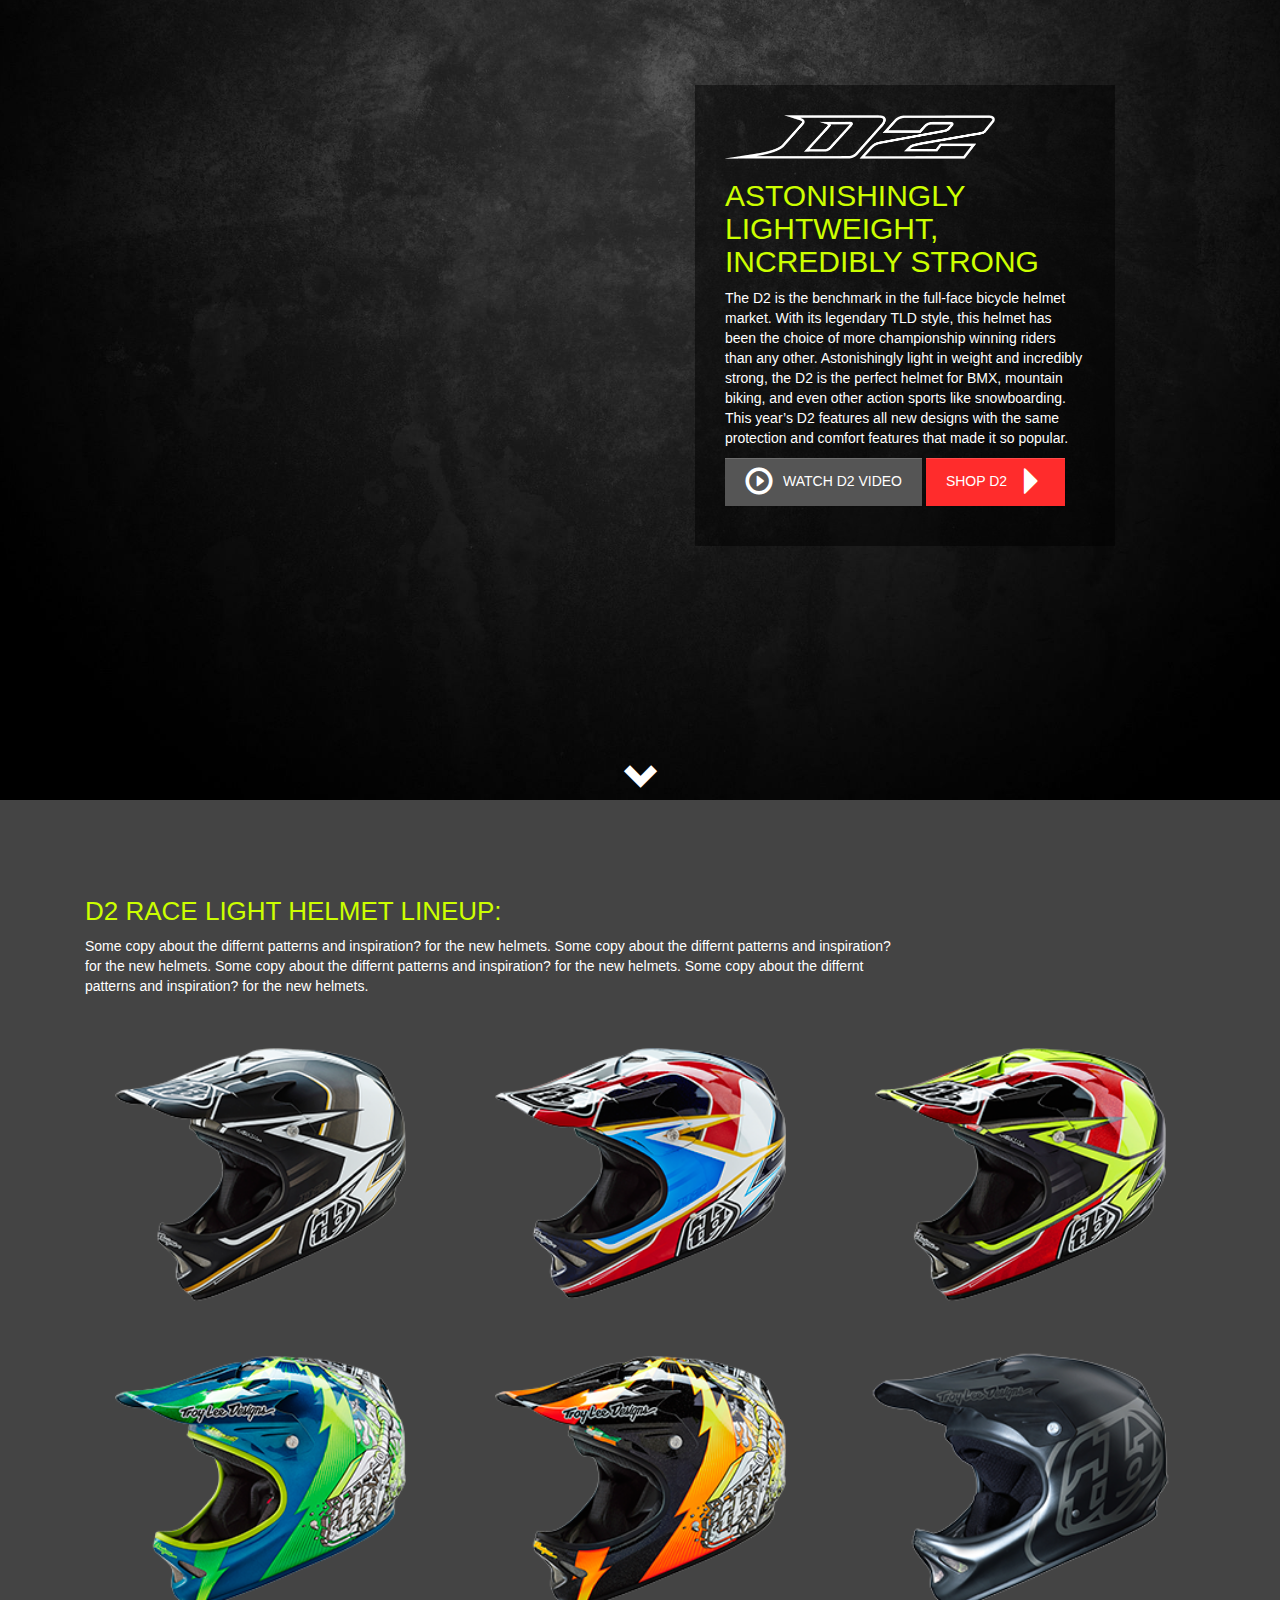
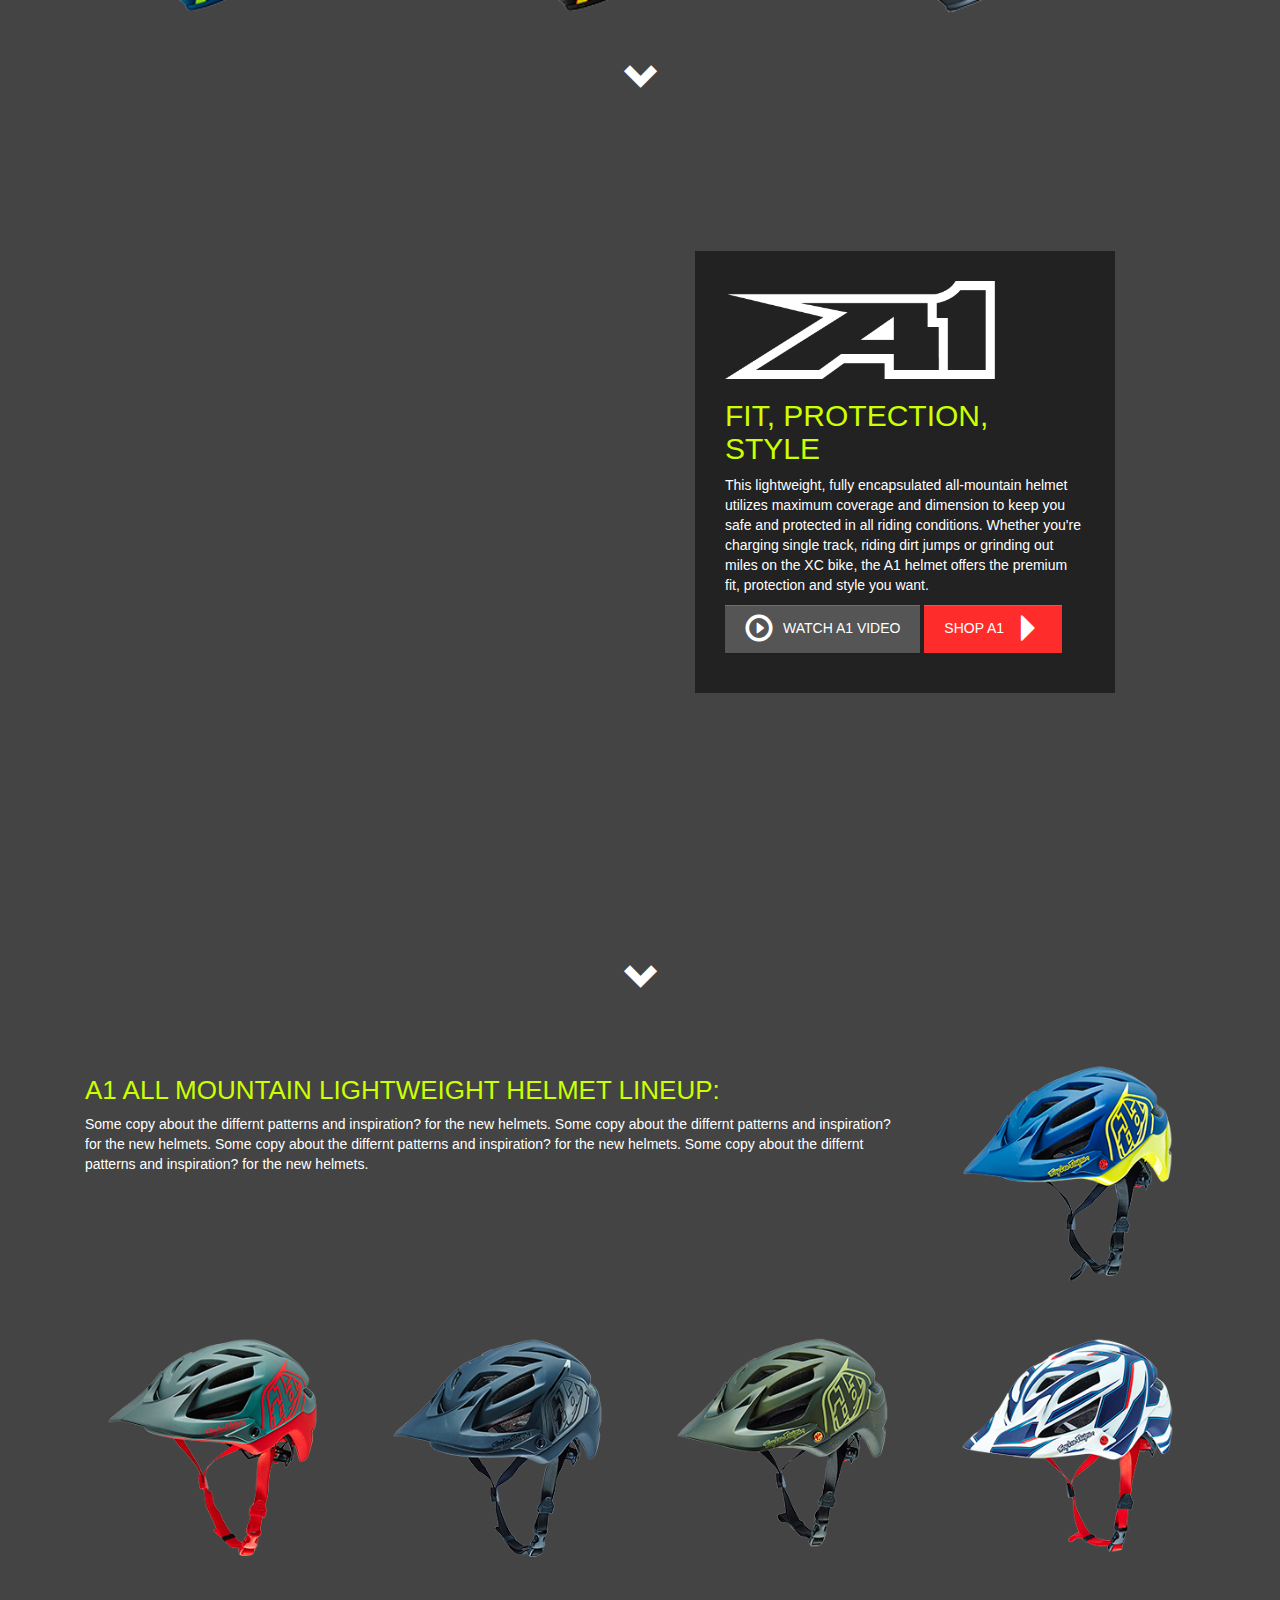
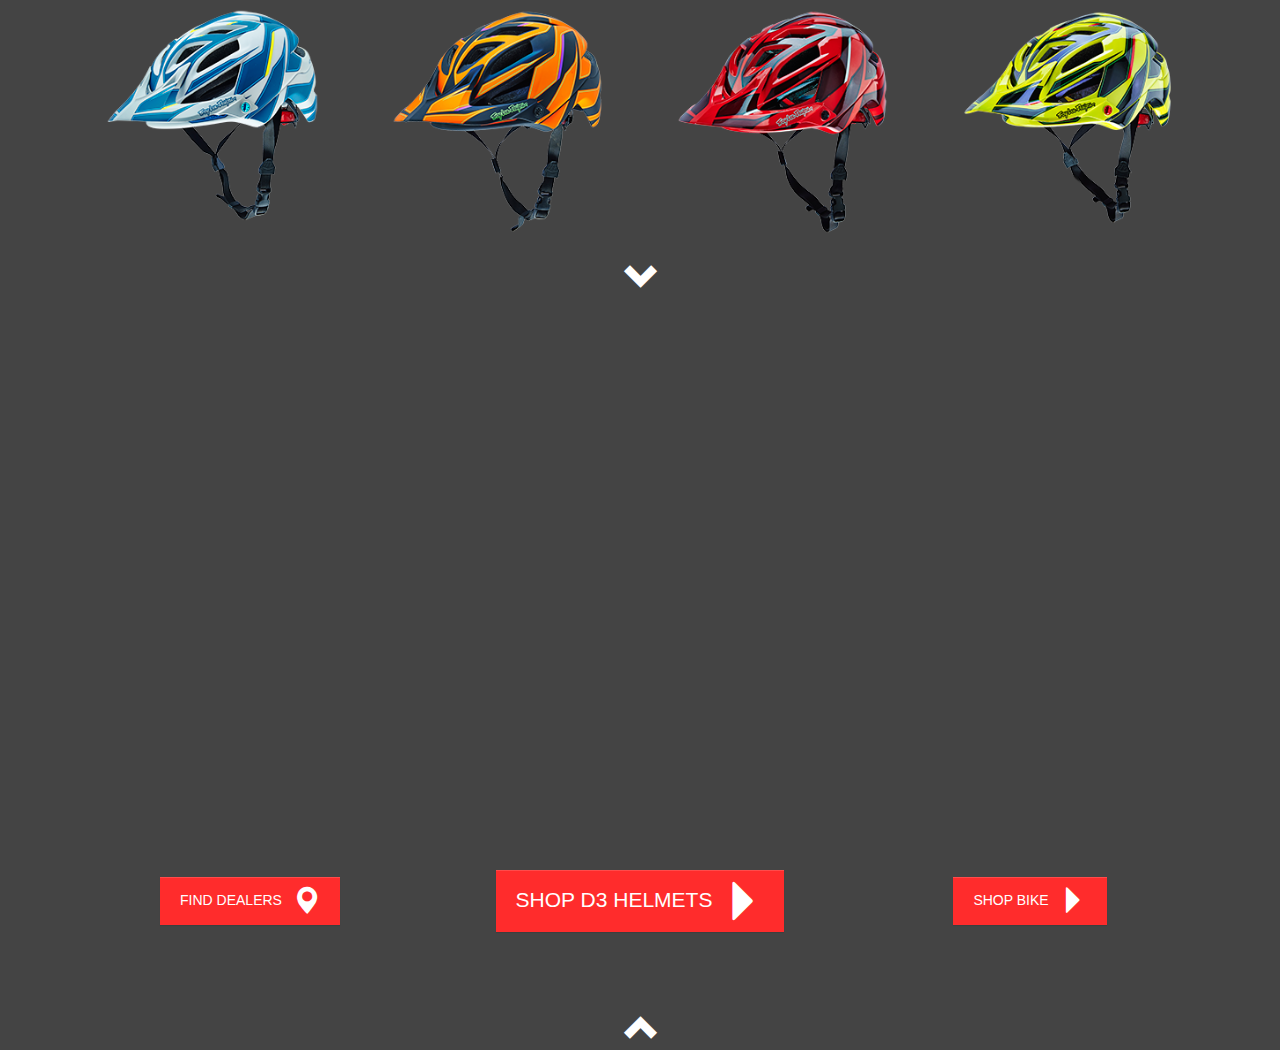
<file: helmets/bicycle/index.html>
<!DOCTYPE html>

<html lang="en">

<head>
  <title>Protective Light Weight Mountain Bike Helmets | Troy Lee Designs&reg;</title>

  <meta charset="utf-8">
  <meta http-equiv="X-UA-Compatible" content="IE=edge">
  <meta name="viewport" content="width=device-width, initial-scale=1">
  <meta name="description" content="Troy Lee Designs Mountain Bike Helmets. Protection and Design are the main focus of our best mtb helmets, view the latest lineup.">
  <meta name="keywords" content="TLD, Troy Lee Designs, MTB, protection, mountain bike, downhill, freeride, soul ride, race, bmx, xc, cross country, gear, apparel">

  <link href="../../css/bootstrap.css" rel="stylesheet" type="text/css">
  <link href="../../css/bootstrap-theme.css" rel="stylesheet" type="text/css">
  <link href="../../css/style.css" rel="stylesheet" type="text/css">

  <!-- HTML5 shim and Respond.js for IE8 support of HTML5 elements and media queries -->
  <!-- WARNING: Respond.js doesn't work if you view the page via file:// -->
  <!--[if lt IE 9]>
      <script src="https://oss.maxcdn.com/html5shiv/3.7.2/html5shiv.min.js"></script>
      <script src="https://oss.maxcdn.com/respond/1.4.2/respond.min.js"></script>
      <![endif]-->

    </head>

    <body>
      <div class="TLDlax">
        <ul class="navigation">
          <li data-slide="1" class="active">Intro</li>
          <li data-slide="2">D3</li>
          <li data-slide="3">&#8627; Line-up</li>
          <li data-slide="4">D2</li>
          <li data-slide="5">&#8627; Line-up</li>
          <li data-slide="6">A1</li>
          <li data-slide="7">&#8627; Line-up</li>
        </ul>
        <div class="slide" id="slide1" data-slide="1" data-stellar-background-ratio="0.5" style="background-image:url(../../images/bike/bg-dirt.jpg);">
          <div data-stellar-ratio="2" class="intro">
            <img src="../../images/logo-tld-sig-wht.png" alt="TLD Sig Logo" class="intro-img slide-top" />
            <h1 class="slide-left">2016 BIKE HELMETS</h1>
            <h2 class="slide-left">SHRED THE GNAR</h2>
            <h4 class="slide-left">GRAVITY / DOWNHILL / ALL-MOUNTAIN / XC</h4>
            <div class="container slide-bottom">
              <div class="row">
                <span class="col-xs-4 text-right"><a class="link" data-slide="2"><img src="../../images/bike/lineart-d3.png" alt="d3 helmet" /></a></span>
                <span class="col-xs-4 text-center"><a class="link" data-slide="4"><img src="../../images/bike/lineart-d2.png" alt="d2 helmet" /></a></span>
                <span class="col-xs-4 text-left"><a class="link" data-slide="6"><img src="../../images/bike/lineart-a1.png" alt="a1 helmet" /></a></span>
              </div>
            </div>
          </div>
          <a class="dbutton" data-slide="2" title=""><span class="glyphicon glyphicon-chevron-down"></span></a>
        </div>
        <!--End Slide 1-->

        <div class="slide vertical-align" id="intro">
          <div class="container">
            <p class="copy"><img src="../../images/bike/logo-tld.png" alt="tld logo" />Leading off the collection of industry leading lids is the new A1 trail helmet. Only in its 2nd full year, the A1 has been winning awards worldwide and being touted by many as the ‘most comfortable helmet’ ever produced. The A1 Helmet has seen some refinements to strap construction internally within the EPS, and an added composite filament layer skin, in between the EPS and the helmet shell for penetration reduction. D3 and D2 helmets which have been the benchmark in safety and style, resulting in elevating the entire helmet industry are back with some fresh looks from wild to mild. Competition has been fierce in the industry and TLD strives to hold that top spot in consumer polls, that we have held for so many years. Certainly not resting on our laurels, the TLD design and engineering department are continuing to push the boundaries of style and innovation.</p>
          </div>
        </div>
        <!--End Intro-->

        <div class="slide" id="slide2" data-slide="2" style="background-image:url(../../images/bg-lt-fiber.jpg);background-attachment:scroll;">
          <div class="container-fluid vertical-align" id="features">
            <div class="row">
              <div class="col-md-7">
                <div class="slide-left popitem">
                  <img src="../../images/bike/d3-features.png" class="img-responsive">
                  <button type="button" class="popspot" data-toggle="modal" data-target="#popModaD3p" data-imagenumber="0" style="left:20%;top:20%;">&#43;</button>
                  <button type="button" class="popspot" data-toggle="modal" data-target="#popModaD3c" data-imagenumber="0" style="left:45%;top:50%;">&#43;</button>
                  <button type="button" class="popspot" data-toggle="modal" data-target="#popModaD3a" data-imagenumber="0" style="left:70%;top:75%;">&#43;</button>
                </div>
              </div>
              <div class="col-md-5">
                <span class="ftr-copy">
                <img src="../../images/bike/logo-d3.png" alt="D3 Logo" />
                <h2>DESIGN &amp; FUNCTION</h2>
                <p>It wasn’t easy to improve upon the class-leading design and function of our D2 helmet, but we made it happen. By integrating next-level safety devices and making functional improvements, we raised the bar for head protection in the genre with our D3.</p>
                <button type="button" class="btn btn-default" data-toggle="modal" data-target="#videoModal" data-theVideo="http://www.youtube.com/embed/5jhucFnesvQ">
                  <span class="glyphicon glyphicon-play-circle btn-icon-l"></span>Watch D3 Video</button>
                  <a href="#" class="btn btn-primary">Shop D3<span class="glyphicon glyphicon-triangle-right btn-icon-r"></span></a>
                </span>
                </div>

                <div class="modal fade" id="popModaD3p" tabindex="-1" role="dialog" aria-labelledby="popModalLabel">
                  <div class="modal-dialog" role="document">
                    <div class="modal-content">
                      <div class="modal-header">
                        <button type="button" class="close" data-dismiss="modal" aria-hidden="true">&times;</button>
                        <h4 class="modal-title" id="popModalLabel">D3 Helmet Protection</h4>
                      </div>
                      <div class="modal-body">
                        <h5>SHELL</h5>
                          <p>Technologically advanced carbon/composite shell construction</p>
                        <h5>COVERAGE</h5>
                          <p>Dual density shock pad system inside headform and chinbar impact areas</p>
                        <h5>SAFETY</h5>
                          <p>Exceeds CPSC 1203, CE EN 1078, ASTM F1952, ASTM F2032, and ASTM F2040</p>
                        <img src="../../images/bike/d3-protect.jpg" alt="TLD D3 Helmet Protection" />
                      </div>
                      <div class="modal-footer">
                        <button type="button" class="btn btn-default" data-dismiss="modal">Close</button>
                        <a type="button" class="btn btn-primary" href="#">SHOP D3 HELMETS</a>
                      </div>
                    </div>
                  </div>
                </div>
                <!--end modal-->
                <div class="modal fade" id="popModaD3c" tabindex="-1" role="dialog" aria-labelledby="popModalLabel">
                  <div class="modal-dialog" role="document">
                    <div class="modal-content">
                      <div class="modal-header">
                        <button type="button" class="close" data-dismiss="modal" aria-hidden="true">&times;</button>
                        <h4 class="modal-title" id="popModalLabel">D3 Helmet Comfort</h4>
                      </div>
                      <div class="modal-body">
                        <h5>VISOR</h5>
                          <p>Includes 2 fully adjustable, graphic matched D3 visors</p>
                        <h5>NECK SUPPORT</h5>
                          <p>Improved rear neck padding for increased protection and comfort</p>
                        <h5>LINER</h5>
                          <p>Removable comfort liner with Coolmax and Dri-lex materials</p>
                        <h5>SIZE RANGE</h5>
                          <p>3 available EPS sizes for a greater range of fitment</p>
                        <h5>HARDWARE</h5>
                          <p>Machined Titanium visor screws and D-ring chin strap fasteners for reduced weight</p>
                        <h5>EXTRAS</h5>
                          <p>TLD D3 helmet bag kit included</p>
                        <img src="../../images/bike/d3-comfort.jpg" alt="TLD D3 Helmet Comfort" />
                      </div>
                      <div class="modal-footer">
                        <button type="button" class="btn btn-default" data-dismiss="modal">Close</button>
                        <a type="button" class="btn btn-primary" href="#">SHOP D3 HELMETS</a>
                      </div>
                    </div>
                  </div>
                </div><!--end modal-->
                <div class="modal fade" id="popModaD3a" tabindex="-1" role="dialog" aria-labelledby="popModalLabel">
                  <div class="modal-dialog" role="document">
                    <div class="modal-content">
                      <div class="modal-header">
                        <button type="button" class="close" data-dismiss="modal" aria-hidden="true">&times;</button>
                        <h4 class="modal-title" id="popModalLabel">D3 Helmet Airflow</h4>
                      </div>
                      <div class="modal-body">
                        <h5>INTAKES</h5>
                          <p>14 High flow intakes</p>
                        <h5>EXHAUSTS</h5>
                          <p>6 rear pressurized exhaust outlets</p>
                        <h5>VENTILATION</h5>
                          <p>Deep air passages for increased air flow</p>
                        <img src="../../images/bike/d3-air.jpg" alt="TLD D3 Helmet Airflow" />
                      </div>
                      <div class="modal-footer">
                        <button type="button" class="btn btn-default" data-dismiss="modal">Close</button>
                        <a type="button" class="btn btn-primary" href="#">SHOP D3 HELMETS</a>
                      </div>
                    </div>
                  </div>
                </div><!--end modal-->
              </div>
            </div>
            <a class="dbutton" data-slide="3" title=""><span class="glyphicon glyphicon-chevron-down"></span></a>
          </div><!--End Slide 2-->

          <div class="slide vertical-align" id="slide3" data-slide="3" data-stellar-background-ratio="0.5" style="background-image:url(../../images/bg-dk-fiber.jpg);">
            <div class="container" id="lineup">
              <div class="row">
                <span class="col-sm-9">
                  <h3>D3 Downhill Protective Helmet Lineup:</h3>
                  <p>Some copy about the differnt patterns and inspiration? for the new helmets. Some copy about the differnt patterns and inspiration? for the new helmets. Some copy about the differnt patterns and inspiration? for the new helmets. Some copy about the differnt patterns and inspiration? for the new helmets.</p>
                </span>
                <span class="col-sm-3  text-center">
                  <a href="#">
                  <img src="../../images/bike/16B_D3_PINSTRIPE_BC.png">
                    <span class="btn-fade">Blue / Chrome <i>Shop Pinstripe &raquo;</i></span>
                  </a>
                </span>
              </div>
              <div class="row">
                <span class="col-sm-3 col-xs-6 text-center">
                  <a href="#">
                  <img src="../../images/bike/16B_D3_REFLEX_WHT.png">
                    <span class="btn-fade">White / Red <i>Shop Reflex &raquo;</i></span>
                  </a>
                </span>
                <span class="col-sm-3 col-xs-6 text-center">
                  <a href="#">
                  <img src="../../images/bike/16B_D3_REFLEX_GY.png">
                    <span class="btn-fade">Green / Yellow <i>Shop Reflex &raquo;</i></span>
                  </a>
                </span>
                <span class="col-sm-3 col-xs-6 text-center">
                  <a href="#">
                  <img src="../../images/bike/16B_D3_REFLEX_GC.png">
                    <span class="btn-fade">Gold / Chrome <i>Shop Reflex &raquo;</i></span>
                  </a>
                </span>
                <span class="col-sm-3 col-xs-6 text-center">
                  <a href="#">
                  <img src="../../images/bike/16B_D3_REFLEX_YEL.png">
                    <span class="btn-fade">Carbon Fiber Yel / Blk <i>Shop Reflex &raquo;</i></span>
                  </a>
                </span>
              </div>
              <div class="row">
                <span class="col-sm-3 col-xs-6 text-center">
                  <a href="#">
                  <img src="../../images/bike/16B_D3_BERZERK_AG.png">
                    <span class="btn-fade">Orange / Brown <i>Shop Berzerk &raquo;</i></span>
                  </a>
                </span>
                <span class="col-sm-3 col-xs-6 text-center">
                  <a href="#">
                  <img src="../../images/bike/16B_D3_BERZERK_RO.png">
                    <span class="btn-fade">Carbon Fiber Red / Org <i>Shop Berzerk &raquo;</i></span>
                  </a>
                </span>
                <span class="col-sm-3 col-xs-6 text-center">
                  <a href="#">
                  <img src="../../images/bike/16B_D3_BLACKLIGHT.png">
                    <span class="btn-fade">Carbon Fiber <i>Shop Blacklight &raquo;</i></span>
                  </a>
                </span>
                <span class="col-sm-3 col-xs-6 text-center">
                  <a href="#">
                  <img src="../../images/bike/16B_D3_MIDNIGHT.png">
                    <span class="btn-fade">Carbon Fiber <i>Shop Midnight &raquo;</i></span>
                  </a>
                </span>
              </div>
            </div>
            <a class="dbutton" data-slide="4" title=""><span class="glyphicon glyphicon-chevron-down"></span></a>
          </div><!--End Slide 3-->

          <div class="slide" id="slide4" data-slide="4" style="background-image:url(../../images/bg-concrete.jpg);background-attachment:scroll;">
            <div class="container-fluid vertical-align" id="features">
            <div class="row">
              <div class="col-md-7">
                <div class="slide-left popitem">
                  <img src="../../images/bike/d2-features.png" class="img-responsive">
                  <button type="button" class="popspot" data-toggle="modal" data-target="#popModaD2p" data-imagenumber="0" style="left:70%;top:10%;">&#43;</button>
                  <button type="button" class="popspot" data-toggle="modal" data-target="#popModaD2c" data-imagenumber="0" style="left:55%;top:40%;">&#43;</button>
                  <button type="button" class="popspot" data-toggle="modal" data-target="#popModaD2a" data-imagenumber="0" style="left:30%;top:70%;">&#43;</button>
                </div>
              </div>
              <div class="col-md-5">
                <span class="ftr-copy">
                <img src="../../images/bike/logo-d2.png" alt="D2 Logo" />
                <h2>ASTONISHINGLY LIGHTWEIGHT, INCREDIBLY STRONG</h2>
                <p>The D2 is the benchmark in the full-face bicycle helmet market. With its legendary TLD style, this helmet has been the choice of more championship winning riders than any other. Astonishingly light in weight and incredibly strong, the D2 is the perfect helmet for BMX, mountain biking, and even other action sports like snowboarding. This year’s D2 features all new designs with the same protection and comfort features that made it so popular.</p>
                <button type="button" class="btn btn-default" data-toggle="modal" data-target="#videoModal" data-theVideo="http://www.youtube.com/embed/jnh22_Fnrjg">
                  <span class="glyphicon glyphicon-play-circle btn-icon-l"></span>Watch D2 Video</button>
                  <a href="#" class="btn btn-primary">Shop D2<span class="glyphicon glyphicon-triangle-right btn-icon-r"></span></a>
                </span>
                </div>

                <div class="modal fade" id="popModaD2p" tabindex="-1" role="dialog" aria-labelledby="popModalLabel">
                  <div class="modal-dialog" role="document">
                    <div class="modal-content">
                      <div class="modal-header">
                        <button type="button" class="close" data-dismiss="modal" aria-hidden="true">&times;</button>
                        <h4 class="modal-title" id="popModalLabel">D2 Helmet Protection</h4>
                      </div>
                      <div class="modal-body">
                        <h5>Shell</h5>
                        <p>Aerospace compsite shell</p>
                        <h5>Coverage</h5>
                        <p>Protective chin flap amd chinbar shock pad system</p>
                        <h5>Safety</h5>
                        <p>Meets ASTM F2032, ASTM F1952, 16 CFR PART 1203 and CE EN 1078</p>
                        <img src="../../images/bike/d2-protect.jpg" alt="TLD D3 Helmet Protection" />
                      </div>
                      <div class="modal-footer">
                        <button type="button" class="btn btn-default" data-dismiss="modal">Close</button>
                        <a type="button" class="btn btn-primary" href="#">SHOP D2 HELMETS</a>
                      </div>
                    </div>
                  </div>
                </div>
                <!--end modal-->
                <div class="modal fade" id="popModaD2c" tabindex="-1" role="dialog" aria-labelledby="popModalLabel">
                  <div class="modal-dialog" role="document">
                    <div class="modal-content">
                      <div class="modal-header">
                        <button type="button" class="close" data-dismiss="modal" aria-hidden="true">&times;</button>
                        <h4 class="modal-title" id="popModalLabel">D2 Helmet Comfort</h4>
                      </div>
                      <div class="modal-body">
                        <h5>Visor</h5>
                        <p>Adjustable orbit visor allows for custom height placement</p>
                        <h5>Eye Port</h5>
                        <p>Large eyeport allows for easy fitting for all goggle shapes and sizes</p>
                        <h5>Liner</h5>
                        <p>Removable and washable comfort liner and cheek pads</p>
                        <h5>Hardware</h5>
                        <p>Machine aluminum cross-top visor screws</p>
                        <h5>Extras</h5>
                        <p>TLD soft helmet bag included</p>
                        <img src="../../images/bike/d2-comfort.jpg" alt="TLD D3 Helmet Comfort" />
                      </div>
                      <div class="modal-footer">
                        <button type="button" class="btn btn-default" data-dismiss="modal">Close</button>
                        <a type="button" class="btn btn-primary" href="#">SHOP D2 HELMETS</a>
                      </div>
                    </div>
                  </div>
                </div><!--end modal-->
                <div class="modal fade" id="popModaD2a" tabindex="-1" role="dialog" aria-labelledby="popModalLabel">
                  <div class="modal-dialog" role="document">
                    <div class="modal-content">
                      <div class="modal-header">
                        <button type="button" class="close" data-dismiss="modal" aria-hidden="true">&times;</button>
                        <h4 class="modal-title" id="popModalLabel">D2 Helmet Airflow</h4>
                      </div>
                      <div class="modal-body">
                        <h5>Intakes</h5>
                        <p>7 high flow intake passages</p>
                        <h5>Exhausts</h5>
                        <p>4 heat dispersing exit vents</p>
                        <img src="../../images/bike/d2-air.jpg" alt="TLD D3 Helmet Airflow" />
                      </div>
                      <div class="modal-footer">
                        <button type="button" class="btn btn-default" data-dismiss="modal">Close</button>
                        <a type="button" class="btn btn-primary" href="#">SHOP D2 HELMETS</a>
                      </div>
                    </div>
                  </div>
                </div><!--end modal-->
              </div>
            </div>
            <a class="dbutton" data-slide="5" title=""><span class="glyphicon glyphicon-chevron-down"></span></a>
          </div><!--End Slide 4-->

          <div class="slide vertical-align" id="slide5" data-slide="5" data-stellar-background-ratio="0.5" style="background-image:url(../../images/bg-concrete.jpg);">
            <div class="container" id="lineup">
              <div class="row">
                <span class="col-sm-9">
                  <h3>D2 Race Light Helmet Lineup:</h3>
                  <p>Some copy about the differnt patterns and inspiration? for the new helmets. Some copy about the differnt patterns and inspiration? for the new helmets. Some copy about the differnt patterns and inspiration? for the new helmets. Some copy about the differnt patterns and inspiration? for the new helmets.</p>
                </span>
                <span class="col-sm-3  text-center"></span>
              </div>
              <div class="row">
                <span class="col-sm-4 col-xs-6 text-center"><a href="#"><img src="../../images/bike/16B_D2_SONAR_B.png">
                  <span class="btn-fade">Black / White <i>Shop Sonar &raquo;</i></span></span></a>
                <span class="col-sm-4 col-xs-6 text-center"><a href="#"><img src="../../images/bike/16B_D2_SONAR_R.png">
                  <span class="btn-fade">Blue / Red <i>Shop Sonar &raquo;</i></span></span></a>
                <span class="col-sm-4 col-xs-6 text-center"><a href="#"><img src="../../images/bike/16B_D2_SONAR_Y.png">
                  <span class="btn-fade">Yellow / Red <i>Shop Sonar &raquo;</i></span></span></a>
                <span class="col-sm-4 col-xs-6 text-center"><a href="#"><img src="../../images/bike/16B_D2_INVADE_G.png">
                  <span class="btn-fade">Blue / Green <i>Shop Invade &raquo;</i></span></span></a>
                <span class="col-sm-4 col-xs-6 text-center"><a href="#"><img src="../../images/bike/16B_D2_INVADE_B.png">
                  <span class="btn-fade">Black / Orange <i>Shop Invade &raquo;</i></span></span></a>
                <span class="col-sm-4 col-xs-6 text-center"><a href="#"><img src="../../images/bike/15B_D2_MATTE_B.png">
                  <span class="btn-fade">Black <i>Shop Matte &raquo;</i></span></span></a>
              </div>
            </div>
            <a class="dbutton" data-slide="6" title=""><span class="glyphicon glyphicon-chevron-down"></span></a>
          </div><!--End Slide 5-->

          <div class="slide" id="slide6" data-slide="6" data-stellar-background-ratio="0.5" style="background-image:url(../../images/bg-concrete.jpg);">
            <div class="container-fluid vertical-align" id="features">
            <div class="row">
              <div class="col-md-7">
                <div class="slide-left popitem">
                  <img src="../../images/bike/a1-features.png" class="img-responsive">
                  <button type="button" class="popspot" data-toggle="modal" data-target="#popModaA1p" data-imagenumber="0" style="left:65%;top:10%;">&#43;</button>
                  <button type="button" class="popspot" data-toggle="modal" data-target="#popModaA1c" data-imagenumber="0" style="left:70%;top:45%;">&#43;</button>
                  <button type="button" class="popspot" data-toggle="modal" data-target="#popModaA1a" data-imagenumber="0" style="left:45%;top:30%;">&#43;</button>
                </div>
              </div>
              <div class="col-md-5">
                <span class="ftr-copy">
                <img src="../../images/bike/logo-a1.png" alt="A1 Logo" />
                <h2>FIT, PROTECTION, STYLE</h2>
                <p>This lightweight, fully encapsulated all-mountain helmet utilizes maximum coverage and dimension to keep you safe and protected in all riding conditions. Whether you're charging single track, riding dirt jumps or grinding out miles on the XC bike, the A1 helmet offers the premium fit, protection and style you want.</p>
                <button type="button" class="btn btn-default" data-toggle="modal" data-target="#videoModal" data-theVideo="http://www.youtube.com/embed/-tdoCEeDEXk">
                  <span class="glyphicon glyphicon-play-circle btn-icon-l"></span>Watch A1 Video</button>
                  <a href="#" class="btn btn-primary">Shop A1<span class="glyphicon glyphicon-triangle-right btn-icon-r"></span></a>
                </span>
                </div>

                <div class="modal fade" id="popModaA1p" tabindex="-1" role="dialog" aria-labelledby="popModalLabel">
                  <div class="modal-dialog" role="document">
                    <div class="modal-content">
                      <div class="modal-header">
                        <button type="button" class="close" data-dismiss="modal" aria-hidden="true">&times;</button>
                        <h4 class="modal-title" id="popModalLabel">A1 Helmet Protection</h4>
                      </div>
                      <div class="modal-body">
                        <h5>Shell</h5>
                          <p>Polycarbonate shell with aerospace filament reinforced shell liner</p>
                        <h5>Coverage</h5>
                          <p>Large surface area of coverage providing extra protection in temple and lower cranium areas</p>
                        <h5>Safety</h5>
                          <p>Certified for the following standards: CPSC 1203, CE EN 1078, AS NZ 2063: 2008</p>
                        <img src="../../images/bike/a1-protect.jpg" alt="TLD D3 Helmet Protection" />
                      </div>
                      <div class="modal-footer">
                        <button type="button" class="btn btn-default" data-dismiss="modal">Close</button>
                        <a type="button" class="btn btn-primary" href="#">SHOP A1 HELMETS</a>
                      </div>
                    </div>
                  </div>
                </div>
                <!--end modal-->
                <div class="modal fade" id="popModaA1c" tabindex="-1" role="dialog" aria-labelledby="popModalLabel">
                  <div class="modal-dialog" role="document">
                    <div class="modal-content">
                      <div class="modal-header">
                        <button type="button" class="close" data-dismiss="modal" aria-hidden="true">&times;</button>
                        <h4 class="modal-title" id="popModalLabel">A1 Helmet Comfort</h4>
                      </div>
                      <div class="modal-body">
                        <h5>Rear Stabilizer</h5>
                          <p>Multi purpose cam-lock adjustable stabilizer with +/- 20 mm movement (60mm horizontal, 20 mm vertical)</p>
                        <h5>Visor</h5>
                          <p>Full spectrum adjustable visor with +/-.1”/25 mm range of motion.</p>
                        <h5>Customized Fit</h5>
                          <p>3 position adjustable stabilizer baskets</p>
                        <h5>Liner</h5>
                          <p>Extra plush, removable 1 pc comfort lining with antimicrobial nanowick material (moisture wicking and coolmax)</p>
                        <h5>Hardware</h5>
                          <p>Anodized Aluminum hardware (color varies on model)</p>
                        <h5>Extras</h5>
                          <p>TLD helmet bag and accessory kit included (excludes Drone model)</p>
                        <img src="../../images/bike/a1-comfort.jpg" alt="TLD D3 Helmet Comfort" />
                      </div>
                      <div class="modal-footer">
                        <button type="button" class="btn btn-default" data-dismiss="modal">Close</button>
                        <a type="button" class="btn btn-primary" href="#">SHOP A1 HELMETS</a>
                      </div>
                    </div>
                  </div>
                </div><!--end modal-->
                <div class="modal fade" id="popModaA1a" tabindex="-1" role="dialog" aria-labelledby="popModalLabel">
                  <div class="modal-dialog" role="document">
                    <div class="modal-content">
                      <div class="modal-header">
                        <button type="button" class="close" data-dismiss="modal" aria-hidden="true">&times;</button>
                        <h4 class="modal-title" id="popModalLabel">A1 Helmet Airflow</h4>
                      </div>
                      <div class="modal-body">
                        <h5>Intakes</h5>
                          <p>8 pressurizing intake passages</p>
                        <h5>Exhausts</h5>
                          <p>8 rear vacuum vortex outlets</p>
                        <h5>Ventilation</h5>
                          <p>Deep air passages for direct air flow ventilation</p>
                        <img src="../../images/bike/a1-air.jpg" alt="TLD D3 Helmet Airflow" />
                      </div>
                      <div class="modal-footer">
                        <button type="button" class="btn btn-default" data-dismiss="modal">Close</button>
                        <a type="button" class="btn btn-primary" href="#">SHOP A1 HELMETS</a>
                      </div>
                    </div>
                  </div>
                </div><!--end modal-->
              </div>
            </div>
            <a class="dbutton" data-slide="7" title=""><span class="glyphicon glyphicon-chevron-down"></span></a>
          </div><!--End Slide 6-->

          <div class="slide vertical-align" id="slide7" data-slide="7" data-stellar-background-ratio="0.5" style="background-image:url(../../images/bg-concrete.jpg);">
            <div class="container" id="lineup">
              <div class="row">
                <span class="col-sm-9">
                  <h3>A1 All Mountain Lightweight Helmet Lineup:</h3>
                  <p>Some copy about the differnt patterns and inspiration? for the new helmets. Some copy about the differnt patterns and inspiration? for the new helmets. Some copy about the differnt patterns and inspiration? for the new helmets. Some copy about the differnt patterns and inspiration? for the new helmets.</p>
                </span>
                <span class="col-sm-3 text-center"><a href="#"><img src="../../images/bike/16TLD_A1_DRONE_NY.png">
                  <span class="btn-fade">Navy / Yellow <i>Shop Drone &raquo;</i></span></span></a>
              </div>
              <div class="row">
                <span class="col-sm-3 col-xs-6 text-center"><a href="#"><img src="../../images/bike/16TLD_A1_DRONE_GR.png">
                  <span class="btn-fade">Green / Red <i>Shop Drone &raquo;</i></span></span></a>
                <span class="col-sm-3 col-xs-6 text-center"><a href="#"><img src="../../images/bike/16TLD_A1_DRONE_B.png">
                  <span class="btn-fade">Blue <i>Shop Drone &raquo;</i></span></span></a>
                <span class="col-sm-3 col-xs-6 text-center"><a href="#"><img src="../../images/bike/16TLD_A1_DRONE_AG.png">
                  <span class="btn-fade">Army Green <i>Shop Drone &raquo;</i></span></span></a>
                <span class="col-sm-3 col-xs-6 text-center"><a href="#"><img src="../../images/bike/16TLD_A1_REFLEX_B.png">
                  <span class="btn-fade">Blue / White <i>Shop Reflex &raquo;</i></span></span></a>
              </div>
              <div class="row">
                <span class="col-sm-3 col-xs-6 text-center"><a href="#"><img src="../../images/bike/16TLD_A1_REFLEX_G.png">
                  <span class="btn-fade">Gray / Blue <i>Shop Reflex &raquo;</i></span></span></a>
                <span class="col-sm-3 col-xs-6 text-center"><a href="#"><img src="../../images/bike/16TLD_A1_REFLEX_O.png">
                  <span class="btn-fade">Orange / Black <i>Shop Reflex &raquo;</i></span></span></a>
                <span class="col-sm-3 col-xs-6 text-center"><a href="#"><img src="../../images/bike/16TLD_A1_REFLEX_R.png">
                  <span class="btn-fade">Red / Black <i>Shop Reflex &raquo;</i></span></span></a>
                <span class="col-sm-3 col-xs-6 text-center"><a href="#"><img src="../../images/bike/16TLD_A1_REFLEX_Y.png">
                  <span class="btn-fade">Yellow / Black <i>Shop Reflex &raquo;</i></span></span></a>
              </div>
            </div>
            <a class="dbutton" data-slide="8" title=""><span class="glyphicon glyphicon-chevron-down"></span></a>
          </div><!--End Slide 7-->

          <div class="slide" data-stellar-background-ratio=".75" style="background-image:url(../../images/bike/a1-shaw.jpg);min-height:50%;">
          </div>


          <div class="slide" id="slide8" data-slide="8">
            <div class="container">
              <div class="row shop">
                <div class="col-sm-4 text-center"><a href="#" class="btn btn-primary">Find Dealers<span class="glyphicon glyphicon-map-marker btn-icon-r"></span></a>
                </div>
                <div class="col-sm-4 text-center"><a href="#" class="btn btn-primary bigger">Shop D3 Helmets<span class="glyphicon glyphicon-triangle-right btn-icon-r"></span></a>
                </div>
                <div class="col-sm-4 text-center"><a href="#" class="btn btn-primary">Shop Bike<span class="glyphicon glyphicon-triangle-right btn-icon-r"></span></a>
                </div>
              </div>
            </div>
            <a class="dbutton" data-slide="1" title=""><span class="glyphicon glyphicon-chevron-up"></span></a>
          </div><!--End Slide 7-->

            <div class="modal fade" id="videoModal" tabindex="-1" role="dialog" aria-labelledby="videoModal" aria-hidden="true"><!--video modal-->
              <div class="modal-dialog modal-lg">
                <div class="modal-content">
                  <div class="modal-body">
                    <button type="button" class="close" data-dismiss="modal" aria-hidden="true">&times;</button>
                    <div>
                      <iframe width="100%" height="500" src=""></iframe>
                    </div>
                  </div>
                </div>
              </div>
            </div>
        </div><!--End Allwrap-->

        <script src="https://ajax.googleapis.com/ajax/libs/jquery/1.11.3/jquery.min.js"></script>
        <script type="text/javascript" src="../../js/bootstrap.min.js"></script>
        <script type="text/javascript" src="../../js/js.js"></script>
        <script type="text/javascript" src="../../js/jquery.stellar.js"></script>
        <script type="text/javascript" src="../../js/waypoints.min.js"></script>
        <script type="text/javascript" src="../../js/jquery.easing.1.3.js"></script>
        <script type="text/javascript" src="../../js/jquery.fadethis.js"></script>

<script type="text/javascript">
    var gaJsHost = (("https:" == document.location.protocol) ? "https://ssl." : "http://www.");
    document.write(unescape("%3Cscript src='" + gaJsHost + "google-analytics.com/ga.js' type='text/javascript'%3E%3C/script%3E"));
</script>
<script type="text/javascript">
    var pageTracker = _gat._getTracker("UA-4145314-5");
    pageTracker._trackPageview();
</script>
      </body>
      </html>
</file>
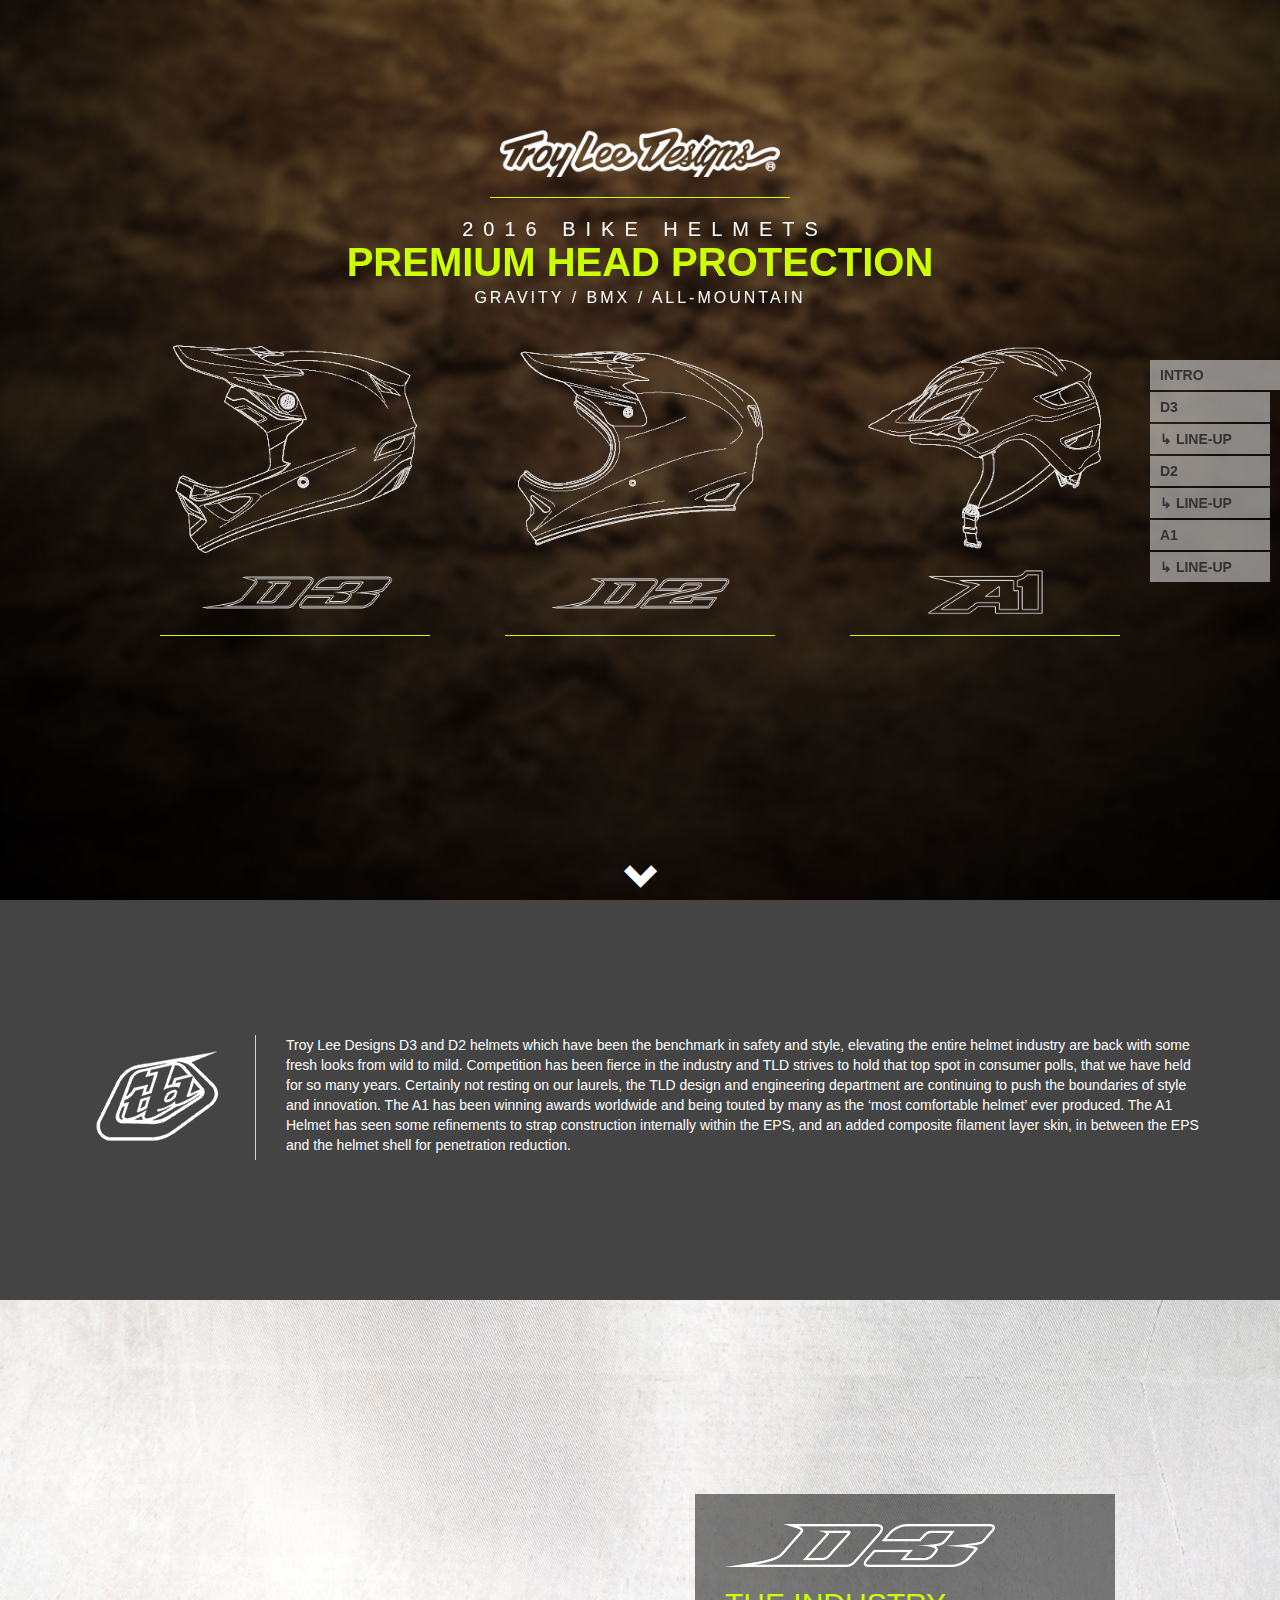
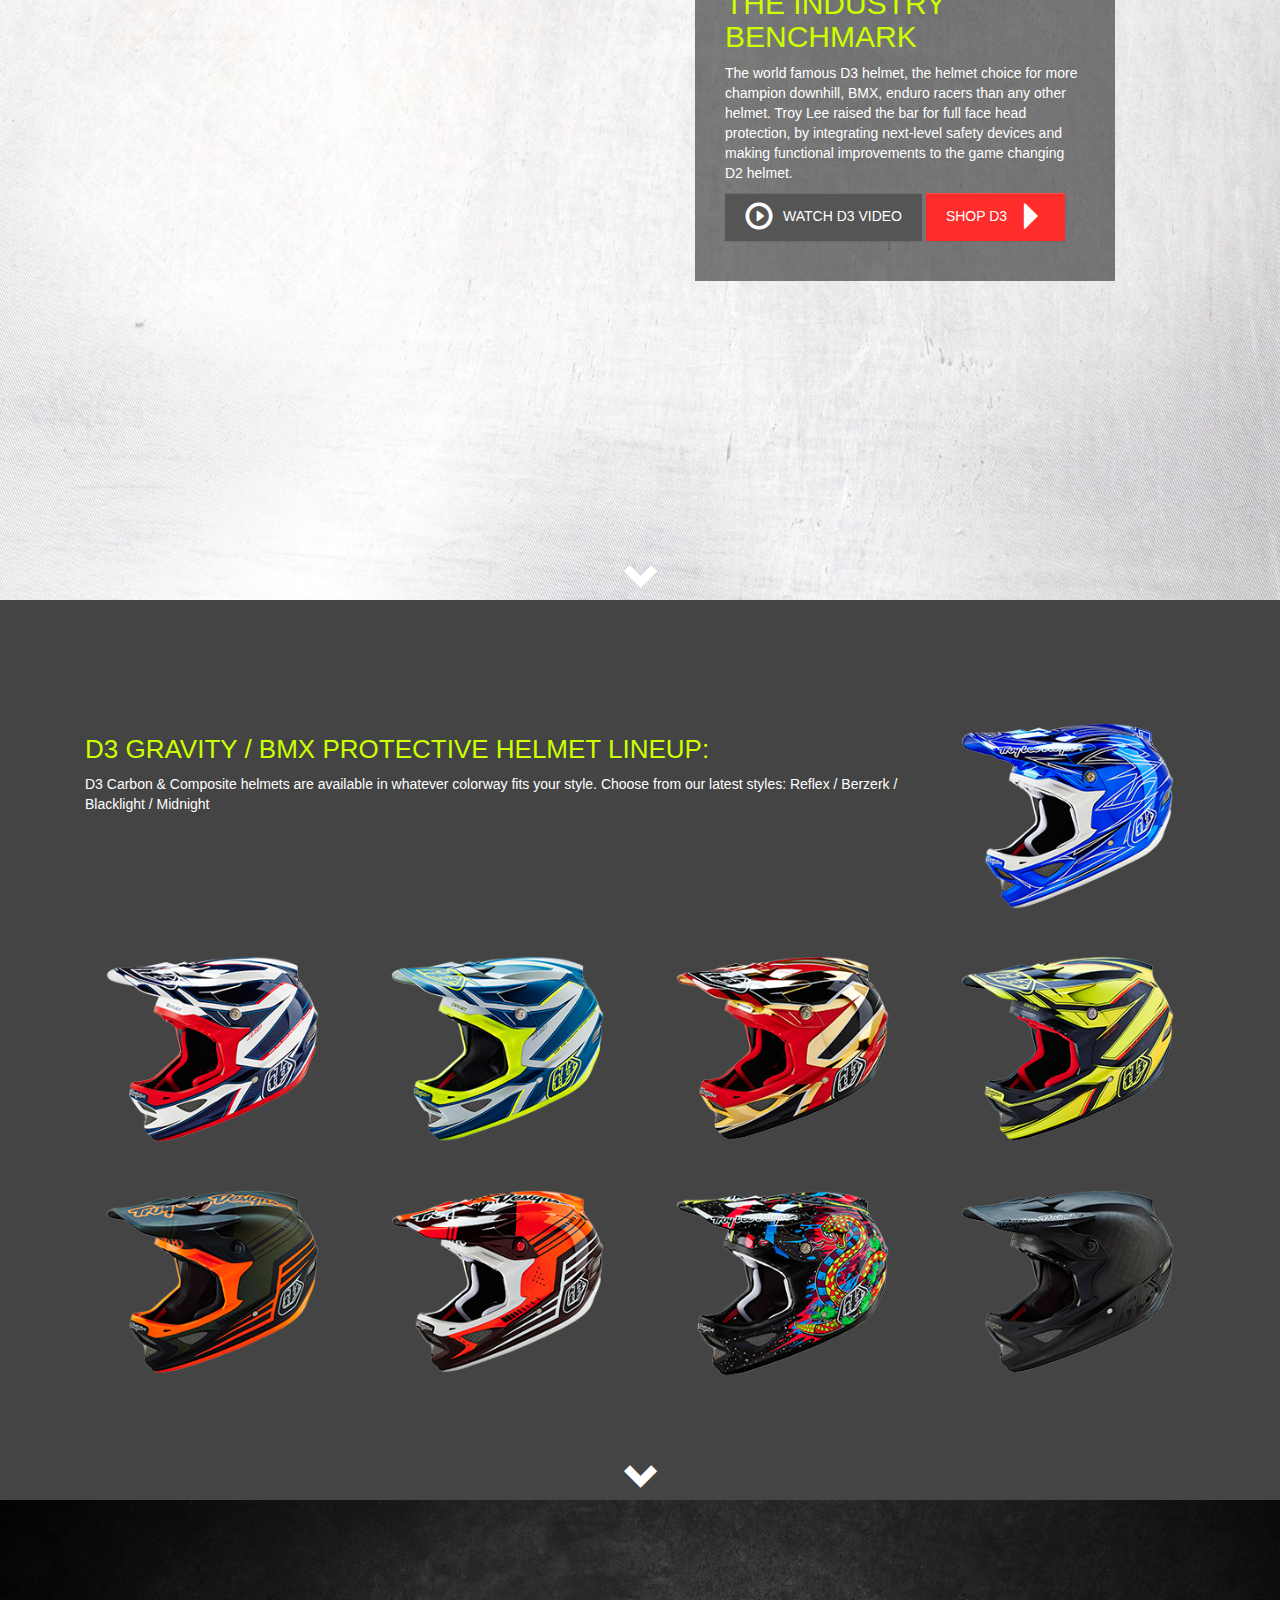
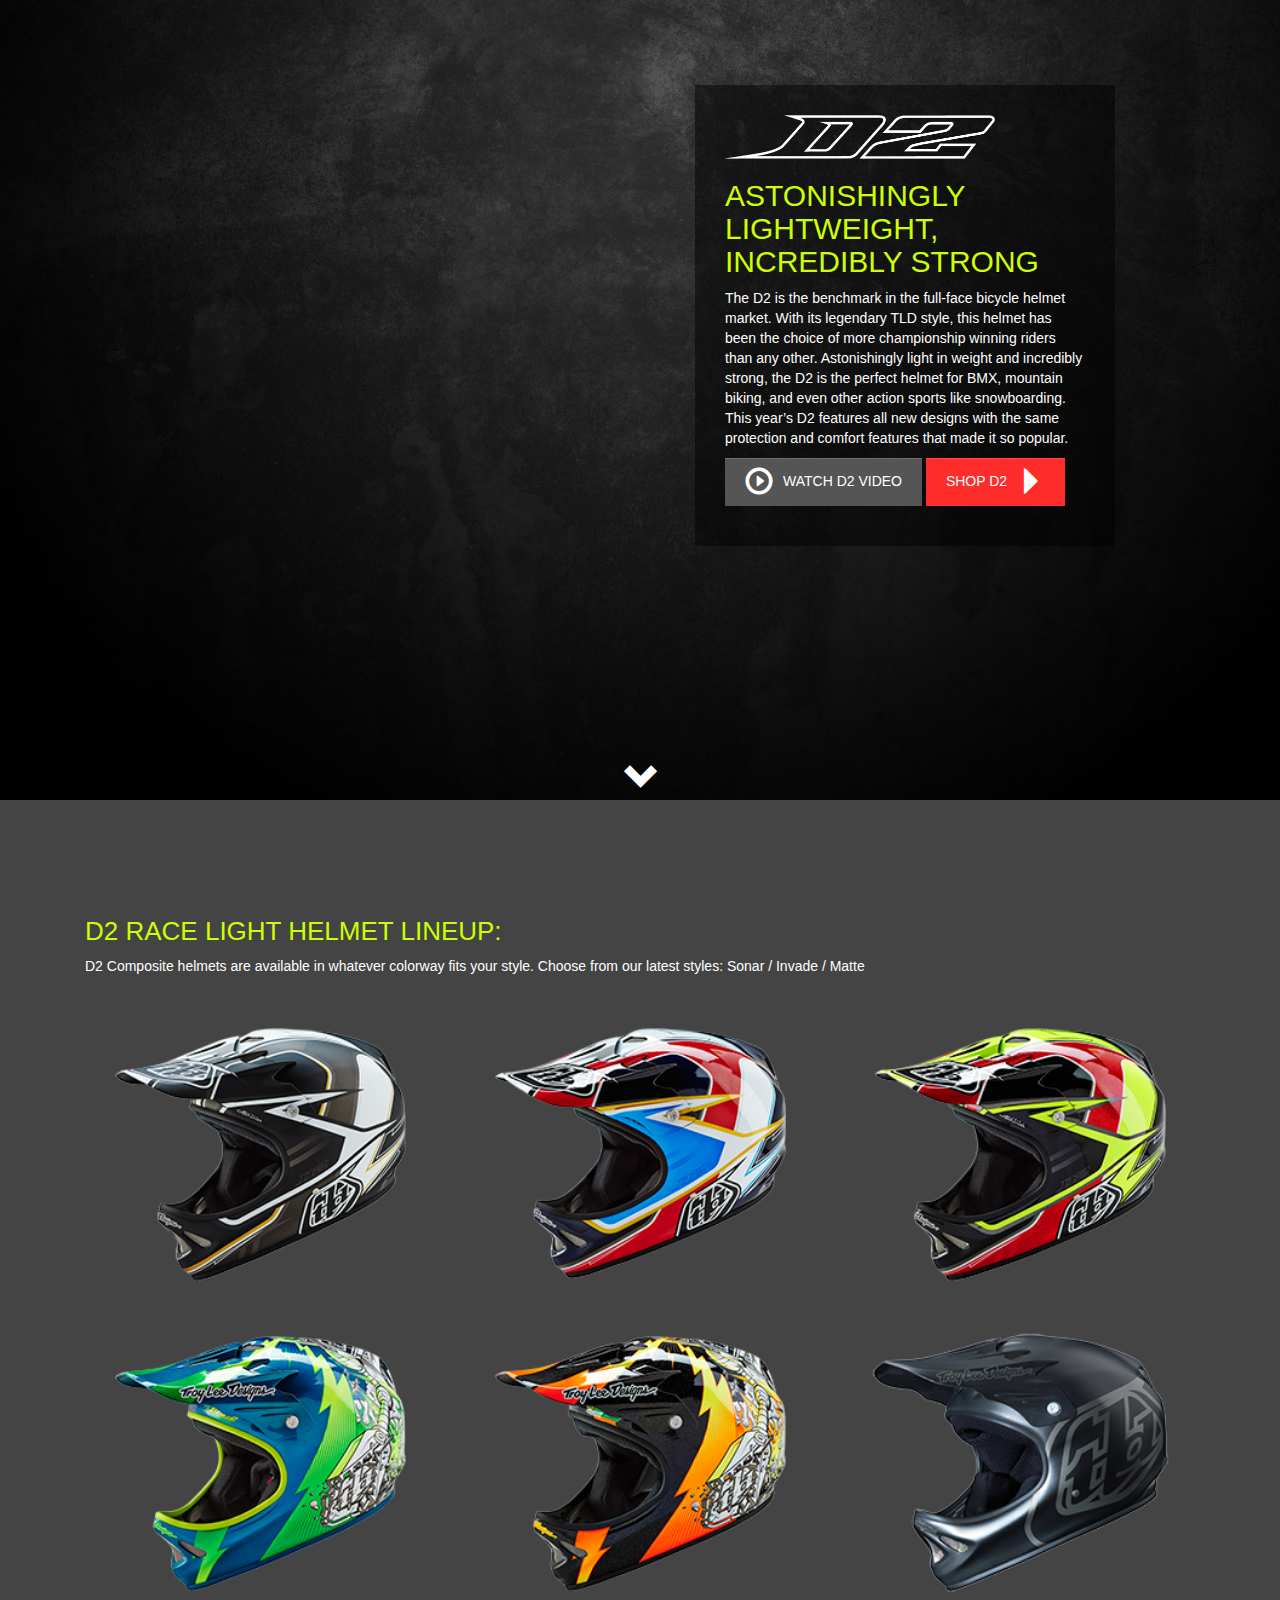
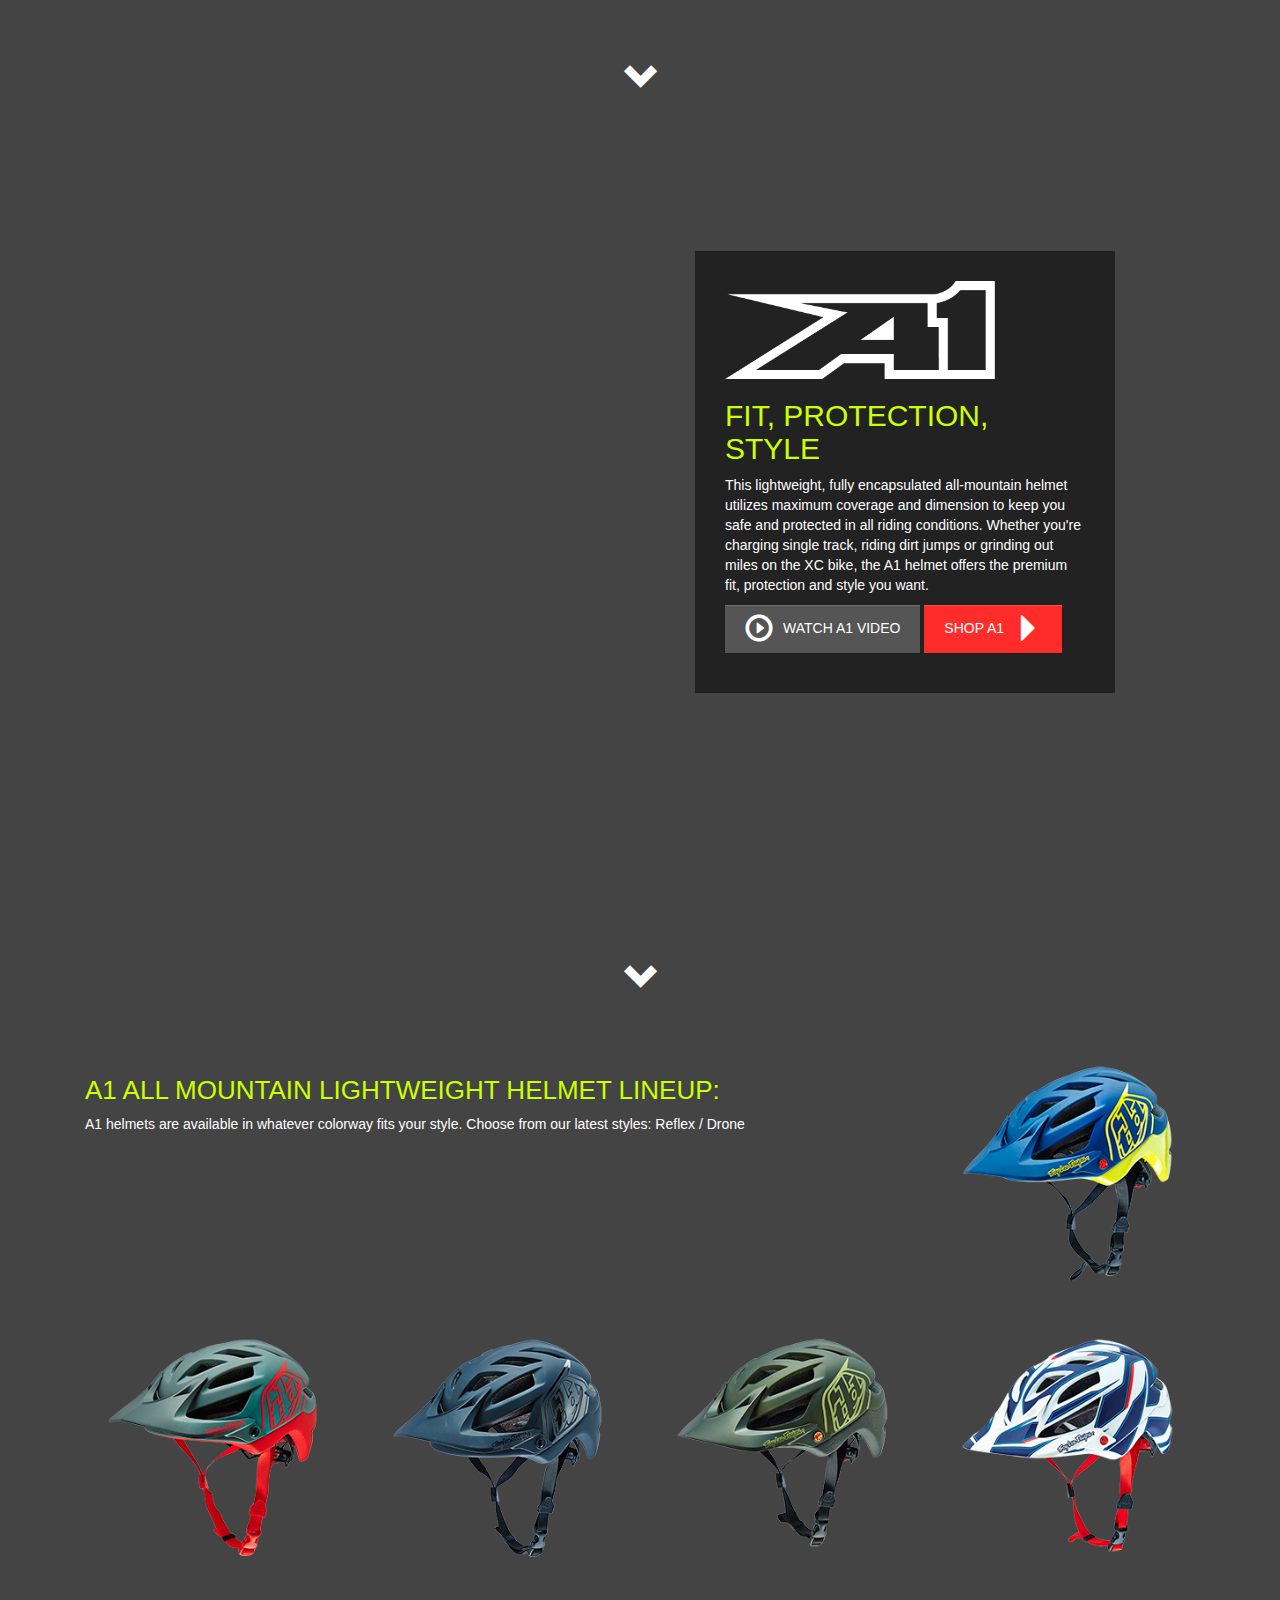
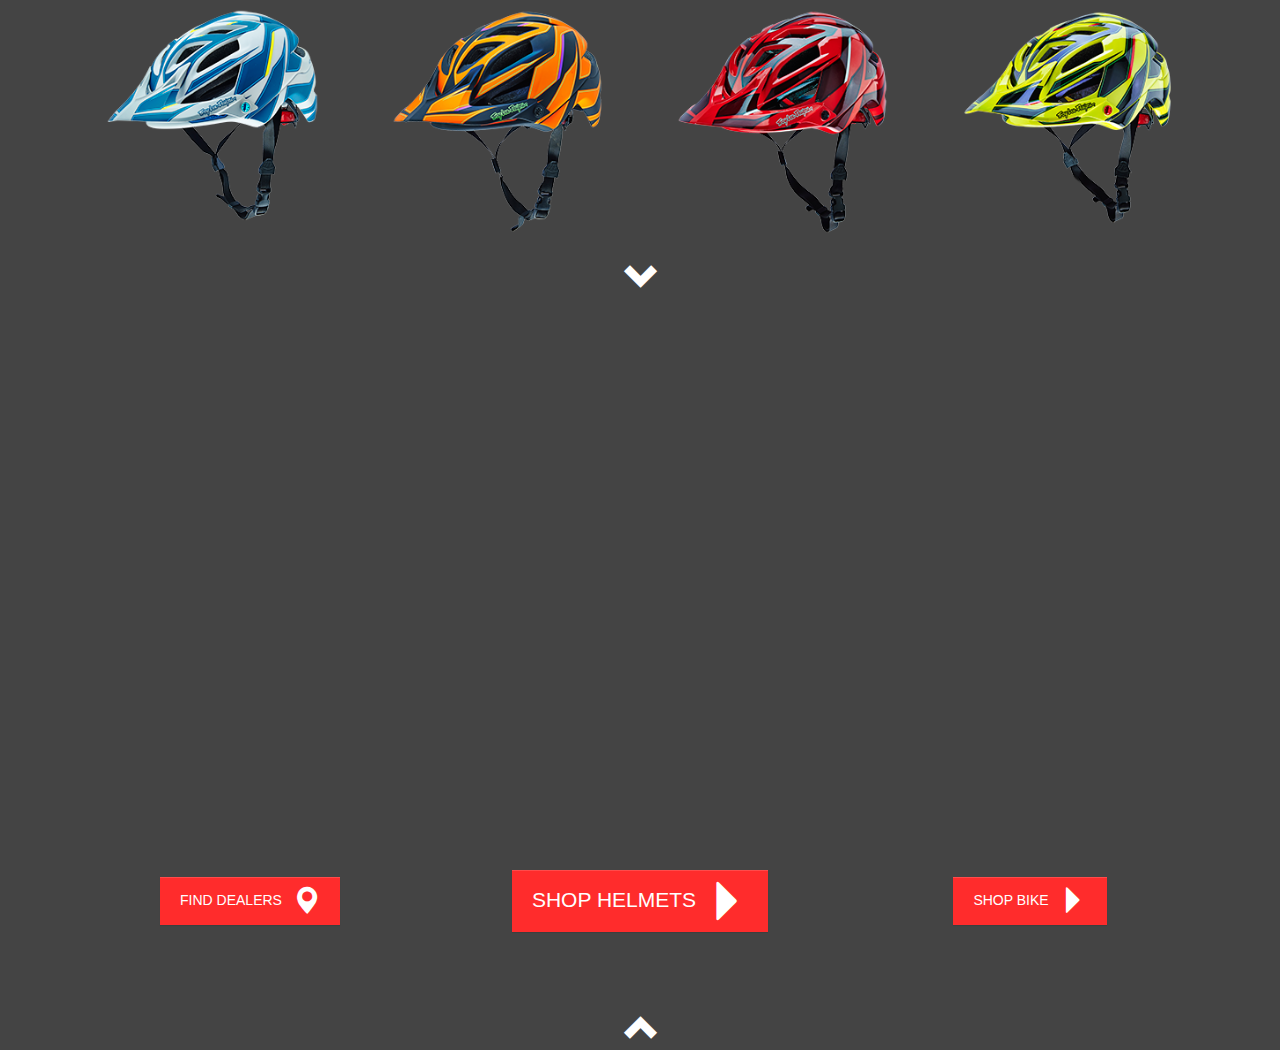
<file: helmets/bike/index.html>
<!DOCTYPE html>

<html lang="en">

<head>
  <title>Protective Light Weight Mountain Bike Helmets | Troy Lee Designs&reg;</title>

  <meta charset="utf-8">
  <meta http-equiv="X-UA-Compatible" content="IE=edge">
  <meta name="viewport" content="width=device-width, initial-scale=1">
  <meta name="description" content="Troy Lee Designs Mountain Bike Helmets. Protection and Design are the main focus of our best mtb helmets, view the latest lineup.">
  <meta name="keywords" content="TLD, Troy Lee Designs, MTB, protection, mountain bike, downhill, freeride, soul ride, race, bmx, xc, cross country, gear, apparel">

  <link href="../../css/bootstrap.css" rel="stylesheet" type="text/css">
  <link href="../../css/bootstrap-theme.css" rel="stylesheet" type="text/css">
  <link href="../../css/style.css" rel="stylesheet" type="text/css">

  <!-- HTML5 shim and Respond.js for IE8 support of HTML5 elements and media queries -->
  <!-- WARNING: Respond.js doesn't work if you view the page via file:// -->
  <!--[if lt IE 9]>
      <script src="https://oss.maxcdn.com/html5shiv/3.7.2/html5shiv.min.js"></script>
      <script src="https://oss.maxcdn.com/respond/1.4.2/respond.min.js"></script>
      <![endif]-->

    </head>

    <body>
      <div class="TLDlax">
        <ul class="navigation">
          <li data-slide="1" class="active">Intro</li>
          <li data-slide="2">D3</li>
          <li data-slide="3">&#8627; Line-up</li>
          <li data-slide="4">D2</li>
          <li data-slide="5">&#8627; Line-up</li>
          <li data-slide="6">A1</li>
          <li data-slide="7">&#8627; Line-up</li>
        </ul>
        <div class="slide" id="slide1" data-slide="1" data-stellar-background-ratio="0.5" style="background-image:url(../../images/bike/bg-dirt.jpg);">
          <div data-stellar-ratio="2" class="intro">
            <img src="../../images/logo-tld-sig-wht.png" alt="TLD Sig Logo" class="intro-img slide-top" />
            <h1 class="slide-left">2016 BIKE HELMETS</h1>
            <h2 class="slide-left">PREMIUM HEAD PROTECTION</h2>
            <h4 class="slide-left">GRAVITY / BMX / ALL-MOUNTAIN</h4>
            <div class="container slide-bottom">
              <div class="row">
                <span class="col-xs-4 text-right"><a class="link" data-slide="2"><img src="../../images/bike/lineart-d3.png" alt="d3 helmet" /></a></span>
                <span class="col-xs-4 text-center"><a class="link" data-slide="4"><img src="../../images/bike/lineart-d2.png" alt="d2 helmet" /></a></span>
                <span class="col-xs-4 text-left"><a class="link" data-slide="6"><img src="../../images/bike/lineart-a1.png" alt="a1 helmet" /></a></span>
              </div>
            </div>
          </div>
          <a class="dbutton" data-slide="2" title=""><span class="glyphicon glyphicon-chevron-down"></span></a>
        </div>
        <!--End Slide 1-->

        <div class="slide vertical-align" id="intro">
          <div class="container">
            <p class="copy"><img src="../../images/bike/logo-tld.png" alt="tld logo" />Troy Lee Designs D3 and D2 helmets which have been the benchmark in safety and style, elevating the entire helmet industry are back with some fresh looks from wild to mild. Competition has been fierce in the industry and TLD strives to hold that top spot in consumer polls, that we have held for so many years. Certainly not resting on our laurels, the TLD design and engineering department are continuing to push the boundaries of style and innovation. The A1 has been winning awards worldwide and being touted by many as the ‘most comfortable helmet’ ever produced. The A1 Helmet has seen some refinements to strap construction internally within the EPS, and an added composite filament layer skin, in between the EPS and the helmet shell for penetration reduction.</p>
          </div>
        </div>
        <!--End Intro-->

        <div class="slide" id="slide2" data-slide="2" style="background-image:url(../../images/bg-lt-fiber.jpg);background-attachment:scroll;">
          <div class="container-fluid vertical-align" id="features">
            <div class="row">
              <div class="col-md-7">
                <div class="slide-left popitem">
                  <img src="../../images/bike/d3-features.png" class="img-responsive">
                  <button type="button" class="popspot" data-toggle="modal" data-target="#popModaD3p" data-imagenumber="0" style="left:20%;top:20%;">&#43;</button>
                  <button type="button" class="popspot" data-toggle="modal" data-target="#popModaD3c" data-imagenumber="0" style="left:45%;top:50%;">&#43;</button>
                  <button type="button" class="popspot" data-toggle="modal" data-target="#popModaD3a" data-imagenumber="0" style="left:70%;top:75%;">&#43;</button>
                </div>
              </div>
              <div class="col-md-5">
                <span class="ftr-copy">
                <img src="../../images/bike/logo-d3.png" alt="D3 Logo" />
                <h2>THE INDUSTRY BENCHMARK</h2>
                <p>The world famous D3 helmet, the helmet choice for more champion downhill, BMX, enduro racers than any other helmet. Troy Lee raised the bar for full face head protection, by integrating next-level safety devices and making functional improvements to the game changing D2 helmet.</p>
                <button type="button" class="btn btn-default" data-toggle="modal" data-target="#videoModal" data-theVideo="http://www.youtube.com/embed/lpDUanF7tS8">
                  <span class="glyphicon glyphicon-play-circle btn-icon-l"></span>Watch D3 Video</button>
                  <a href="http://www.troyleedesigns.com/bicycle/helmets/gravity" class="btn btn-primary">Shop D3<span class="glyphicon glyphicon-triangle-right btn-icon-r"></span></a>
                </span>
                </div>

                <div class="modal fade" id="popModaD3p" tabindex="-1" role="dialog" aria-labelledby="popModalLabel">
                  <div class="modal-dialog" role="document">
                    <div class="modal-content">
                      <div class="modal-header">
                        <button type="button" class="close" data-dismiss="modal" aria-hidden="true">&times;</button>
                        <h4 class="modal-title" id="popModalLabel">D3 Helmet Protection</h4>
                      </div>
                      <div class="modal-body">
                        <h5>SHELL</h5>
                          <p>Technologically advanced carbon/composite shell construction</p>
                        <h5>COVERAGE</h5>
                          <p>Dual density shock pad system inside headform and chinbar impact areas</p>
                        <h5>SAFETY</h5>
                          <p>Exceeds CPSC 1203, CE EN 1078, ASTM F1952, ASTM F2032, and ASTM F2040</p>
                        <img src="../../images/bike/d3-protect.jpg" alt="TLD D3 Helmet Protection" />
                      </div>
                      <div class="modal-footer">
                        <button type="button" class="btn btn-default" data-dismiss="modal">Close</button>
                        <a type="button" class="btn btn-primary" href="http://www.troyleedesigns.com/bicycle/helmets/gravity">SHOP D3 HELMETS</a>
                      </div>
                    </div>
                  </div>
                </div>
                <!--end modal-->
                <div class="modal fade" id="popModaD3c" tabindex="-1" role="dialog" aria-labelledby="popModalLabel">
                  <div class="modal-dialog" role="document">
                    <div class="modal-content">
                      <div class="modal-header">
                        <button type="button" class="close" data-dismiss="modal" aria-hidden="true">&times;</button>
                        <h4 class="modal-title" id="popModalLabel">D3 Helmet Comfort</h4>
                      </div>
                      <div class="modal-body">
                        <h5>VISOR</h5>
                          <p>Includes 2 fully adjustable, graphic matched D3 visors</p>
                        <h5>NECK SUPPORT</h5>
                          <p>Improved rear neck padding for increased protection and comfort</p>
                        <h5>LINER</h5>
                          <p>Removable comfort liner with Coolmax and Dri-lex materials</p>
                        <h5>SIZE RANGE</h5>
                          <p>3 available EPS sizes for a greater range of fitment</p>
                        <h5>HARDWARE</h5>
                          <p>Machined Titanium visor screws and D-ring chin strap fasteners for reduced weight</p>
                        <h5>EXTRAS</h5>
                          <p>TLD D3 helmet bag kit included</p>
                        <img src="../../images/bike/d3-comfort.jpg" alt="TLD D3 Helmet Comfort" />
                      </div>
                      <div class="modal-footer">
                        <button type="button" class="btn btn-default" data-dismiss="modal">Close</button>
                        <a type="button" class="btn btn-primary" href="http://www.troyleedesigns.com/bicycle/helmets/gravity">SHOP D3 HELMETS</a>
                      </div>
                    </div>
                  </div>
                </div><!--end modal-->
                <div class="modal fade" id="popModaD3a" tabindex="-1" role="dialog" aria-labelledby="popModalLabel">
                  <div class="modal-dialog" role="document">
                    <div class="modal-content">
                      <div class="modal-header">
                        <button type="button" class="close" data-dismiss="modal" aria-hidden="true">&times;</button>
                        <h4 class="modal-title" id="popModalLabel">D3 Helmet Airflow</h4>
                      </div>
                      <div class="modal-body">
                        <h5>INTAKES</h5>
                          <p>14 High flow intakes</p>
                        <h5>EXHAUSTS</h5>
                          <p>6 rear pressurized exhaust outlets</p>
                        <h5>VENTILATION</h5>
                          <p>Deep air passages for increased air flow</p>
                        <img src="../../images/bike/d3-air.jpg" alt="TLD D3 Helmet Airflow" />
                      </div>
                      <div class="modal-footer">
                        <button type="button" class="btn btn-default" data-dismiss="modal">Close</button>
                        <a type="button" class="btn btn-primary" href="http://www.troyleedesigns.com/bicycle/helmets/gravity">SHOP D3 HELMETS</a>
                      </div>
                    </div>
                  </div>
                </div><!--end modal-->
              </div>
            </div>
            <a class="dbutton" data-slide="3" title=""><span class="glyphicon glyphicon-chevron-down"></span></a>
          </div><!--End Slide 2-->

          <div class="slide vertical-align" id="slide3" data-slide="3" data-stellar-background-ratio="0.5" style="background-image:url(../../images/bg-dk-fiber.jpg);">
            <div class="container" id="lineup">
              <div class="row">
                <span class="col-sm-9">
                  <h3>D3 Gravity / BMX Protective Helmet Lineup:</h3>
                  <p>D3 Carbon &amp; Composite helmets are available in whatever colorway fits your style. Choose from our latest styles: Reflex / Berzerk / Blacklight / Midnight</p>
                </span>
                <span class="col-sm-3  text-center">
                  <a href="https://www.troyleedesigns.com/products/13501830">
                  <img src="../../images/bike/16B_D3_PINSTRIPE_BC.png">
                    <span class="btn-fade">Blue / Chrome <i>Shop Pinstripe &raquo;</i></span>
                  </a>
                </span>
              </div>
              <div class="row">
                <span class="col-sm-3 col-xs-6 text-center">
                  <a href="https://www.troyleedesigns.com/products/13509010">
                  <img src="../../images/bike/16B_D3_REFLEX_WHT.png">
                    <span class="btn-fade">White / Red <i>Shop Reflex &raquo;</i></span>
                  </a>
                </span>
                <span class="col-sm-3 col-xs-6 text-center">
                  <a href="https://www.troyleedesigns.com/products/13509095">
                  <img src="../../images/bike/16B_D3_REFLEX_GY.png">
                    <span class="btn-fade">Green / Yellow <i>Shop Reflex &raquo;</i></span>
                  </a>
                </span>
                <span class="col-sm-3 col-xs-6 text-center">
                  <a href="https://www.troyleedesigns.com/products/13509050">
                  <img src="../../images/bike/16B_D3_REFLEX_GC.png">
                    <span class="btn-fade">Gold / Chrome <i>Shop Reflex &raquo;</i></span>
                  </a>
                </span>
                <span class="col-sm-3 col-xs-6 text-center">
                  <a href="https://www.troyleedesigns.com/products/13609050">
                  <img src="../../images/bike/16B_D3_REFLEX_YEL.png">
                    <span class="btn-fade">Carbon Fiber Yel / Blk <i>Shop Reflex &raquo;</i></span>
                  </a>
                </span>
              </div>
              <div class="row">
                <span class="col-sm-3 col-xs-6 text-center">
                  <a href="https://www.troyleedesigns.com/products/13509380">
                  <img src="../../images/bike/16B_D3_BERZERK_AG.png">
                    <span class="btn-fade">Orange / Army <i>Shop Berzerk &raquo;</i></span>
                  </a>
                </span>
                <span class="col-sm-3 col-xs-6 text-center">
                  <a href="https://www.troyleedesigns.com/products/13609340">
                  <img src="../../images/bike/16B_D3_BERZERK_RO.png">
                    <span class="btn-fade">Carbon Fiber Red / Org <i>Shop Berzerk &raquo;</i></span>
                  </a>
                </span>
                <span class="col-sm-3 col-xs-6 text-center">
                  <a href="https://www.troyleedesigns.com/products/13609220">
                  <img src="../../images/bike/16B_D3_BLACKLIGHT.png">
                    <span class="btn-fade">Carbon Fiber <i>Shop Blacklight &raquo;</i></span>
                  </a>
                </span>
                <span class="col-sm-3 col-xs-6 text-center">
                  <a href="https://www.troyleedesigns.com/products/13600220">
                  <img src="../../images/bike/16B_D3_MIDNIGHT.png">
                    <span class="btn-fade">Carbon Fiber <i>Shop Midnight &raquo;</i></span>
                  </a>
                </span>
              </div>
            </div>
            <a class="dbutton" data-slide="4" title=""><span class="glyphicon glyphicon-chevron-down"></span></a>
          </div><!--End Slide 3-->

          <div class="slide" id="slide4" data-slide="4" style="background-image:url(../../images/bg-concrete.jpg);background-attachment:scroll;">
            <div class="container-fluid vertical-align" id="features">
            <div class="row">
              <div class="col-md-7">
                <div class="slide-left popitem">
                  <img src="../../images/bike/d2-features.png" class="img-responsive">
                  <button type="button" class="popspot" data-toggle="modal" data-target="#popModaD2p" data-imagenumber="0" style="left:70%;top:10%;">&#43;</button>
                  <button type="button" class="popspot" data-toggle="modal" data-target="#popModaD2c" data-imagenumber="0" style="left:55%;top:40%;">&#43;</button>
                  <button type="button" class="popspot" data-toggle="modal" data-target="#popModaD2a" data-imagenumber="0" style="left:30%;top:70%;">&#43;</button>
                </div>
              </div>
              <div class="col-md-5">
                <span class="ftr-copy">
                <img src="../../images/bike/logo-d2.png" alt="D2 Logo" />
                <h2>ASTONISHINGLY LIGHTWEIGHT, INCREDIBLY STRONG</h2>
                <p>The D2 is the benchmark in the full-face bicycle helmet market. With its legendary TLD style, this helmet has been the choice of more championship winning riders than any other. Astonishingly light in weight and incredibly strong, the D2 is the perfect helmet for BMX, mountain biking, and even other action sports like snowboarding. This year’s D2 features all new designs with the same protection and comfort features that made it so popular.</p>
                <button type="button" class="btn btn-default" data-toggle="modal" data-target="#videoModal" data-theVideo="http://www.youtube.com/embed/_VC4150H_mc">
                  <span class="glyphicon glyphicon-play-circle btn-icon-l"></span>Watch D2 Video</button>
                  <a href="http://www.troyleedesigns.com/bicycle/helmets/d2-composite" class="btn btn-primary">Shop D2<span class="glyphicon glyphicon-triangle-right btn-icon-r"></span></a>
                </span>
                </div>

                <div class="modal fade" id="popModaD2p" tabindex="-1" role="dialog" aria-labelledby="popModalLabel">
                  <div class="modal-dialog" role="document">
                    <div class="modal-content">
                      <div class="modal-header">
                        <button type="button" class="close" data-dismiss="modal" aria-hidden="true">&times;</button>
                        <h4 class="modal-title" id="popModalLabel">D2 Helmet Protection</h4>
                      </div>
                      <div class="modal-body">
                        <h5>Shell</h5>
                        <p>Aerospace compsite shell</p>
                        <h5>Coverage</h5>
                        <p>Protective chin flap amd chinbar shock pad system</p>
                        <h5>Safety</h5>
                        <p>Meets ASTM F2032, ASTM F1952, 16 CFR PART 1203 and CE EN 1078</p>
                        <img src="../../images/bike/d2-protect.jpg" alt="TLD D2 Helmet Protection" />
                      </div>
                      <div class="modal-footer">
                        <button type="button" class="btn btn-default" data-dismiss="modal">Close</button>
                        <a type="button" class="btn btn-primary" href="http://www.troyleedesigns.com/bicycle/helmets/d2-composite">SHOP D2 HELMETS</a>
                      </div>
                    </div>
                  </div>
                </div>
                <!--end modal-->
                <div class="modal fade" id="popModaD2c" tabindex="-1" role="dialog" aria-labelledby="popModalLabel">
                  <div class="modal-dialog" role="document">
                    <div class="modal-content">
                      <div class="modal-header">
                        <button type="button" class="close" data-dismiss="modal" aria-hidden="true">&times;</button>
                        <h4 class="modal-title" id="popModalLabel">D2 Helmet Comfort</h4>
                      </div>
                      <div class="modal-body">
                        <h5>Visor</h5>
                        <p>Adjustable orbit visor allows for custom height placement</p>
                        <h5>Eye Port</h5>
                        <p>Large eyeport allows for easy fitting for all goggle shapes and sizes</p>
                        <h5>Liner</h5>
                        <p>Removable and washable comfort liner and cheek pads</p>
                        <h5>Hardware</h5>
                        <p>Machine aluminum cross-top visor screws</p>
                        <h5>Extras</h5>
                        <p>TLD soft helmet bag included</p>
                        <img src="../../images/bike/d2-comfort.jpg" alt="TLD D2 Helmet Comfort" />
                      </div>
                      <div class="modal-footer">
                        <button type="button" class="btn btn-default" data-dismiss="modal">Close</button>
                        <a type="button" class="btn btn-primary" href="http://www.troyleedesigns.com/bicycle/helmets/d2-composite">SHOP D2 HELMETS</a>
                      </div>
                    </div>
                  </div>
                </div><!--end modal-->
                <div class="modal fade" id="popModaD2a" tabindex="-1" role="dialog" aria-labelledby="popModalLabel">
                  <div class="modal-dialog" role="document">
                    <div class="modal-content">
                      <div class="modal-header">
                        <button type="button" class="close" data-dismiss="modal" aria-hidden="true">&times;</button>
                        <h4 class="modal-title" id="popModalLabel">D2 Helmet Airflow</h4>
                      </div>
                      <div class="modal-body">
                        <h5>Intakes</h5>
                        <p>7 high flow intake passages</p>
                        <h5>Exhausts</h5>
                        <p>4 heat dispersing exit vents</p>
                        <img src="../../images/bike/d2-air.jpg" alt="TLD D2 Helmet Airflow" />
                      </div>
                      <div class="modal-footer">
                        <button type="button" class="btn btn-default" data-dismiss="modal">Close</button>
                        <a type="button" class="btn btn-primary" href="http://www.troyleedesigns.com/bicycle/helmets/d2-composite">SHOP D2 HELMETS</a>
                      </div>
                    </div>
                  </div>
                </div><!--end modal-->
              </div>
            </div>
            <a class="dbutton" data-slide="5" title=""><span class="glyphicon glyphicon-chevron-down"></span></a>
          </div><!--End Slide 4-->

          <div class="slide vertical-align" id="slide5" data-slide="5" data-stellar-background-ratio="0.5" style="background-image:url(../../images/bg-concrete.jpg);">
            <div class="container" id="lineup">
              <div class="row">
                <span class="col-sm-9">
                  <h3>D2 Race Light Helmet Lineup:</h3>
                  <p>D2 Composite helmets are available in whatever colorway fits your style. Choose from our latest styles: Sonar / Invade / Matte</p>
                </span>
                <span class="col-sm-3 text-center"></span>
              </div>
              <div class="row">
                <span class="col-sm-4 col-xs-6 text-center"><a href="https://www.troyleedesigns.com/products/13909620"><img src="../../images/bike/16B_D2_SONAR_B.png">
                  <span class="btn-fade">Black / White <i>Shop Sonar &raquo;</i></span></span></a>
                <span class="col-sm-4 col-xs-6 text-center"><a href="https://www.troyleedesigns.com/products/13909641"><img src="../../images/bike/16B_D2_SONAR_R.png">
                  <span class="btn-fade">Blue / Red <i>Shop Sonar &raquo;</i></span></span></a>
                <span class="col-sm-4 col-xs-6 text-center"><a href="https://www.troyleedesigns.com/products/13909650"><img src="../../images/bike/16B_D2_SONAR_Y.png">
                  <span class="btn-fade">Yellow / Red <i>Shop Sonar &raquo;</i></span></span></a>
                <span class="col-sm-4 col-xs-6 text-center"><a href="https://www.troyleedesigns.com/products/13909580"><img src="../../images/bike/16B_D2_INVADE_G.png">
                  <span class="btn-fade">Blue / Green <i>Shop Invade &raquo;</i></span></span></a>
                <span class="col-sm-4 col-xs-6 text-center"><a href="https://www.troyleedesigns.com/products/13909520"><img src="../../images/bike/16B_D2_INVADE_B.png">
                  <span class="btn-fade">Black / Orange <i>Shop Invade &raquo;</i></span></span></a>
                <span class="col-sm-4 col-xs-6 text-center"><a href="https://www.troyleedesigns.com/products/13905120"><img src="../../images/bike/15B_D2_MATTE_B.png">
                  <span class="btn-fade">Black <i>Shop Matte &raquo;</i></span></span></a>
              </div>
            </div>
            <a class="dbutton" data-slide="6" title=""><span class="glyphicon glyphicon-chevron-down"></span></a>
          </div><!--End Slide 5-->

          <div class="slide" id="slide6" data-slide="6" data-stellar-background-ratio="0.5" style="background-image:url(../../images/bg-concrete.jpg);">
            <div class="container-fluid vertical-align" id="features">
            <div class="row">
              <div class="col-md-7">
                <div class="slide-left popitem">
                  <img src="../../images/bike/a1-features.png" class="img-responsive">
                  <button type="button" class="popspot" data-toggle="modal" data-target="#popModaA1p" data-imagenumber="0" style="left:65%;top:10%;">&#43;</button>
                  <button type="button" class="popspot" data-toggle="modal" data-target="#popModaA1c" data-imagenumber="0" style="left:70%;top:45%;">&#43;</button>
                  <button type="button" class="popspot" data-toggle="modal" data-target="#popModaA1a" data-imagenumber="0" style="left:45%;top:30%;">&#43;</button>
                </div>
              </div>
              <div class="col-md-5">
                <span class="ftr-copy">
                <img src="../../images/bike/logo-a1.png" alt="A1 Logo" />
                <h2>FIT, PROTECTION, STYLE</h2>
                <p>This lightweight, fully encapsulated all-mountain helmet utilizes maximum coverage and dimension to keep you safe and protected in all riding conditions. Whether you're charging single track, riding dirt jumps or grinding out miles on the XC bike, the A1 helmet offers the premium fit, protection and style you want.</p>
                <button type="button" class="btn btn-default" data-toggle="modal" data-target="#videoModal" data-theVideo="http://www.youtube.com/embed/K--oHfdRRsE">
                  <span class="glyphicon glyphicon-play-circle btn-icon-l"></span>Watch A1 Video</button>
                  <a href="http://www.troyleedesigns.com/bicycle/helmets/a1-helmets" class="btn btn-primary">Shop A1<span class="glyphicon glyphicon-triangle-right btn-icon-r"></span></a>
                </span>
                </div>

                <div class="modal fade" id="popModaA1p" tabindex="-1" role="dialog" aria-labelledby="popModalLabel">
                  <div class="modal-dialog" role="document">
                    <div class="modal-content">
                      <div class="modal-header">
                        <button type="button" class="close" data-dismiss="modal" aria-hidden="true">&times;</button>
                        <h4 class="modal-title" id="popModalLabel">A1 Helmet Protection</h4>
                      </div>
                      <div class="modal-body">
                        <h5>Shell</h5>
                          <p>Polycarbonate shell with aerospace filament reinforced shell liner</p>
                        <h5>Coverage</h5>
                          <p>Large surface area of coverage providing extra protection in temple and lower cranium areas</p>
                        <h5>Safety</h5>
                          <p>Certified for the following standards: CPSC 1203, CE EN 1078, AS NZ 2063: 2008</p>
                        <img src="../../images/bike/a1-protect.jpg" alt="TLD A1 Helmet Protection" />
                      </div>
                      <div class="modal-footer">
                        <button type="button" class="btn btn-default" data-dismiss="modal">Close</button>
                        <a type="button" class="btn btn-primary" href="http://www.troyleedesigns.com/bicycle/helmets/a1-helmets">SHOP A1 HELMETS</a>
                      </div>
                    </div>
                  </div>
                </div>
                <!--end modal-->
                <div class="modal fade" id="popModaA1c" tabindex="-1" role="dialog" aria-labelledby="popModalLabel">
                  <div class="modal-dialog" role="document">
                    <div class="modal-content">
                      <div class="modal-header">
                        <button type="button" class="close" data-dismiss="modal" aria-hidden="true">&times;</button>
                        <h4 class="modal-title" id="popModalLabel">A1 Helmet Comfort</h4>
                      </div>
                      <div class="modal-body">
                        <h5>Rear Stabilizer</h5>
                          <p>Multi purpose cam-lock adjustable stabilizer with +/- 20 mm movement (60mm horizontal, 20 mm vertical)</p>
                        <h5>Visor</h5>
                          <p>Full spectrum adjustable visor with +/-.1”/25 mm range of motion.</p>
                        <h5>Customized Fit</h5>
                          <p>3 position adjustable stabilizer baskets</p>
                        <h5>Liner</h5>
                          <p>Extra plush, removable 1 pc comfort lining with antimicrobial nanowick material (moisture wicking and coolmax)</p>
                        <h5>Hardware</h5>
                          <p>Anodized Aluminum hardware (color varies on model)</p>
                        <h5>Extras</h5>
                          <p>TLD helmet bag and accessory kit included (excludes Drone model)</p>
                        <img src="../../images/bike/a1-comfort.jpg" alt="TLD A1 Helmet Comfort" />
                      </div>
                      <div class="modal-footer">
                        <button type="button" class="btn btn-default" data-dismiss="modal">Close</button>
                        <a type="button" class="btn btn-primary" href="http://www.troyleedesigns.com/bicycle/helmets/a1-helmets">SHOP A1 HELMETS</a>
                      </div>
                    </div>
                  </div>
                </div><!--end modal-->
                <div class="modal fade" id="popModaA1a" tabindex="-1" role="dialog" aria-labelledby="popModalLabel">
                  <div class="modal-dialog" role="document">
                    <div class="modal-content">
                      <div class="modal-header">
                        <button type="button" class="close" data-dismiss="modal" aria-hidden="true">&times;</button>
                        <h4 class="modal-title" id="popModalLabel">A1 Helmet Airflow</h4>
                      </div>
                      <div class="modal-body">
                        <h5>Intakes</h5>
                          <p>8 pressurizing intake passages</p>
                        <h5>Exhausts</h5>
                          <p>8 rear vacuum vortex outlets</p>
                        <h5>Ventilation</h5>
                          <p>Deep air passages for direct air flow ventilation</p>
                        <img src="../../images/bike/a1-air.jpg" alt="TLD A1 Helmet Airflow" />
                      </div>
                      <div class="modal-footer">
                        <button type="button" class="btn btn-default" data-dismiss="modal">Close</button>
                        <a type="button" class="btn btn-primary" href="http://www.troyleedesigns.com/bicycle/helmets/a1-helmets">SHOP A1 HELMETS</a>
                      </div>
                    </div>
                  </div>
                </div><!--end modal-->
              </div>
            </div>
            <a class="dbutton" data-slide="7" title=""><span class="glyphicon glyphicon-chevron-down"></span></a>
          </div><!--End Slide 6-->

          <div class="slide vertical-align" id="slide7" data-slide="7" data-stellar-background-ratio="0.5" style="background-image:url(../../images/bg-concrete.jpg);">
            <div class="container" id="lineup">
              <div class="row">
                <span class="col-sm-9">
                  <h3>A1 All Mountain Lightweight Helmet Lineup:</h3>
                  <p>A1 helmets are available in whatever colorway fits your style. Choose from our latest styles: Reflex / Drone</p>
                </span>
                <span class="col-sm-3 text-center"><a href="https://www.troyleedesigns.com/products/13109735"><img src="../../images/bike/16TLD_A1_DRONE_NY.png">
                  <span class="btn-fade">Navy / Yellow <i>Shop Drone &raquo;</i></span></span></a>
              </div>
              <div class="row">
                <span class="col-sm-3 col-xs-6 text-center"><a href="https://www.troyleedesigns.com/products/13109794"><img src="../../images/bike/16TLD_A1_DRONE_GR.png">
                  <span class="btn-fade">Gray / Red <i>Shop Drone &raquo;</i></span></span></a>
                <span class="col-sm-3 col-xs-6 text-center"><a href="https://www.troyleedesigns.com/products/13109720"><img src="../../images/bike/16TLD_A1_DRONE_B.png">
                  <span class="btn-fade">Black <i>Shop Drone &raquo;</i></span></span></a>
                <span class="col-sm-3 col-xs-6 text-center"><a href="https://www.troyleedesigns.com/products/13109780"><img src="../../images/bike/16TLD_A1_DRONE_AG.png">
                  <span class="btn-fade">Army Green <i>Shop Drone &raquo;</i></span></span></a>
                <span class="col-sm-3 col-xs-6 text-center"><a href="https://www.troyleedesigns.com/products/13109013"><img src="../../images/bike/16TLD_A1_REFLEX_B.png">
                  <span class="btn-fade">Blue / White <i>Shop Reflex &raquo;</i></span></span></a>
              </div>
              <div class="row">
                <span class="col-sm-3 col-xs-6 text-center"><a href="https://www.troyleedesigns.com/products/13109090"><img src="../../images/bike/16TLD_A1_REFLEX_G.png">
                  <span class="btn-fade">Gray / Blue <i>Shop Reflex &raquo;</i></span></span></a>
                <span class="col-sm-3 col-xs-6 text-center"><a href="https://www.troyleedesigns.com/products/13109070 "><img src="../../images/bike/16TLD_A1_REFLEX_O.png">
                  <span class="btn-fade">Orange / Black <i>Shop Reflex &raquo;</i></span></span></a>
                <span class="col-sm-3 col-xs-6 text-center"><a href="https://www.troyleedesigns.com/products/13109040"><img src="../../images/bike/16TLD_A1_REFLEX_R.png">
                  <span class="btn-fade">Red / Black <i>Shop Reflex &raquo;</i></span></span></a>
                <span class="col-sm-3 col-xs-6 text-center"><a href="https://www.troyleedesigns.com/products/13109050"><img src="../../images/bike/16TLD_A1_REFLEX_Y.png">
                  <span class="btn-fade">Yellow / Black <i>Shop Reflex &raquo;</i></span></span></a>
              </div>
            </div>
            <a class="dbutton" data-slide="8" title=""><span class="glyphicon glyphicon-chevron-down"></span></a>
          </div><!--End Slide 7-->

          <div class="slide" data-stellar-background-ratio=".75" style="background-image:url(../../images/bike/a1-shaw.jpg);min-height:50%;">
          </div>


          <div class="slide" id="slide8" data-slide="8">
            <div class="container">
              <div class="row shop">
                <div class="col-sm-4 text-center"><a href="http://www.troyleedesigns.com/store-locator" class="btn btn-primary">Find Dealers<span class="glyphicon glyphicon-map-marker btn-icon-r"></span></a>
                </div>
                <div class="col-sm-4 text-center"><a href="http://www.troyleedesigns.com/bicycle/helmets" class="btn btn-primary bigger">Shop Helmets<span class="glyphicon glyphicon-triangle-right btn-icon-r"></span></a>
                </div>
                <div class="col-sm-4 text-center"><a href="http://www.troyleedesigns.com/bicycle" class="btn btn-primary">Shop Bike<span class="glyphicon glyphicon-triangle-right btn-icon-r"></span></a>
                </div>
              </div>
            </div>
            <a class="dbutton" data-slide="1" title=""><span class="glyphicon glyphicon-chevron-up"></span></a>
          </div><!--End Slide 7-->

            <div class="modal fade" id="videoModal" tabindex="-1" role="dialog" aria-labelledby="videoModal" aria-hidden="true"><!--video modal-->
              <div class="modal-dialog modal-lg">
                <div class="modal-content">
                  <div class="modal-body">
                    <button type="button" class="close" data-dismiss="modal" aria-hidden="true">&times;</button>
                    <div>
                      <iframe width="100%" height="500" src=""></iframe>
                    </div>
                  </div>
                </div>
              </div>
            </div>
        </div><!--End Allwrap-->

        <script src="https://ajax.googleapis.com/ajax/libs/jquery/1.11.3/jquery.min.js"></script>
        <script type="text/javascript" src="../../js/bootstrap.min.js"></script>
        <script type="text/javascript" src="../../js/js.js"></script>
        <script type="text/javascript" src="../../js/jquery.stellar.js"></script>
        <script type="text/javascript" src="../../js/waypoints.min.js"></script>
        <script type="text/javascript" src="../../js/jquery.easing.1.3.js"></script>
        <script type="text/javascript" src="../../js/jquery.fadethis.js"></script>

<script type="text/javascript">
    var gaJsHost = (("https:" == document.location.protocol) ? "https://ssl." : "http://www.");
    document.write(unescape("%3Cscript src='" + gaJsHost + "google-analytics.com/ga.js' type='text/javascript'%3E%3C/script%3E"));
</script>
<script type="text/javascript">
    var pageTracker = _gat._getTracker("UA-4145314-5");
    pageTracker._trackPageview();
</script>
      </body>
      </html>
</file>
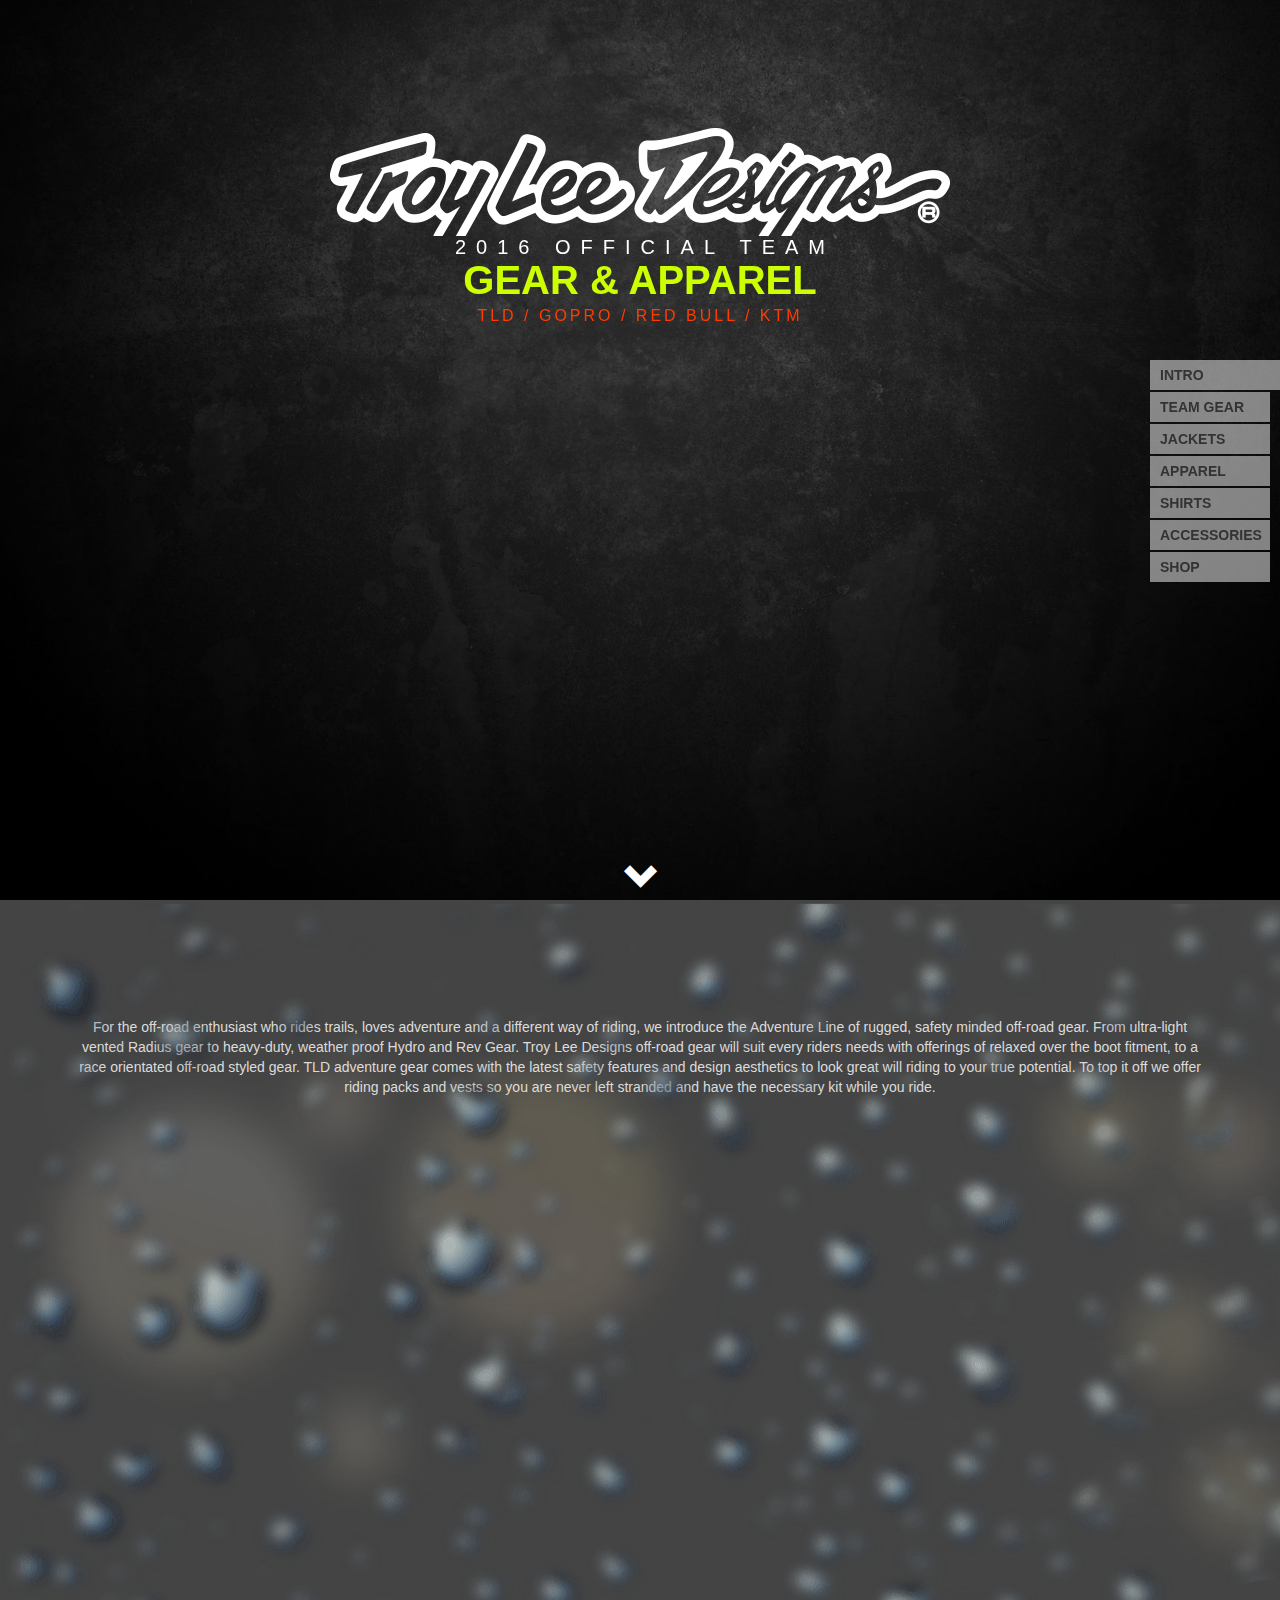
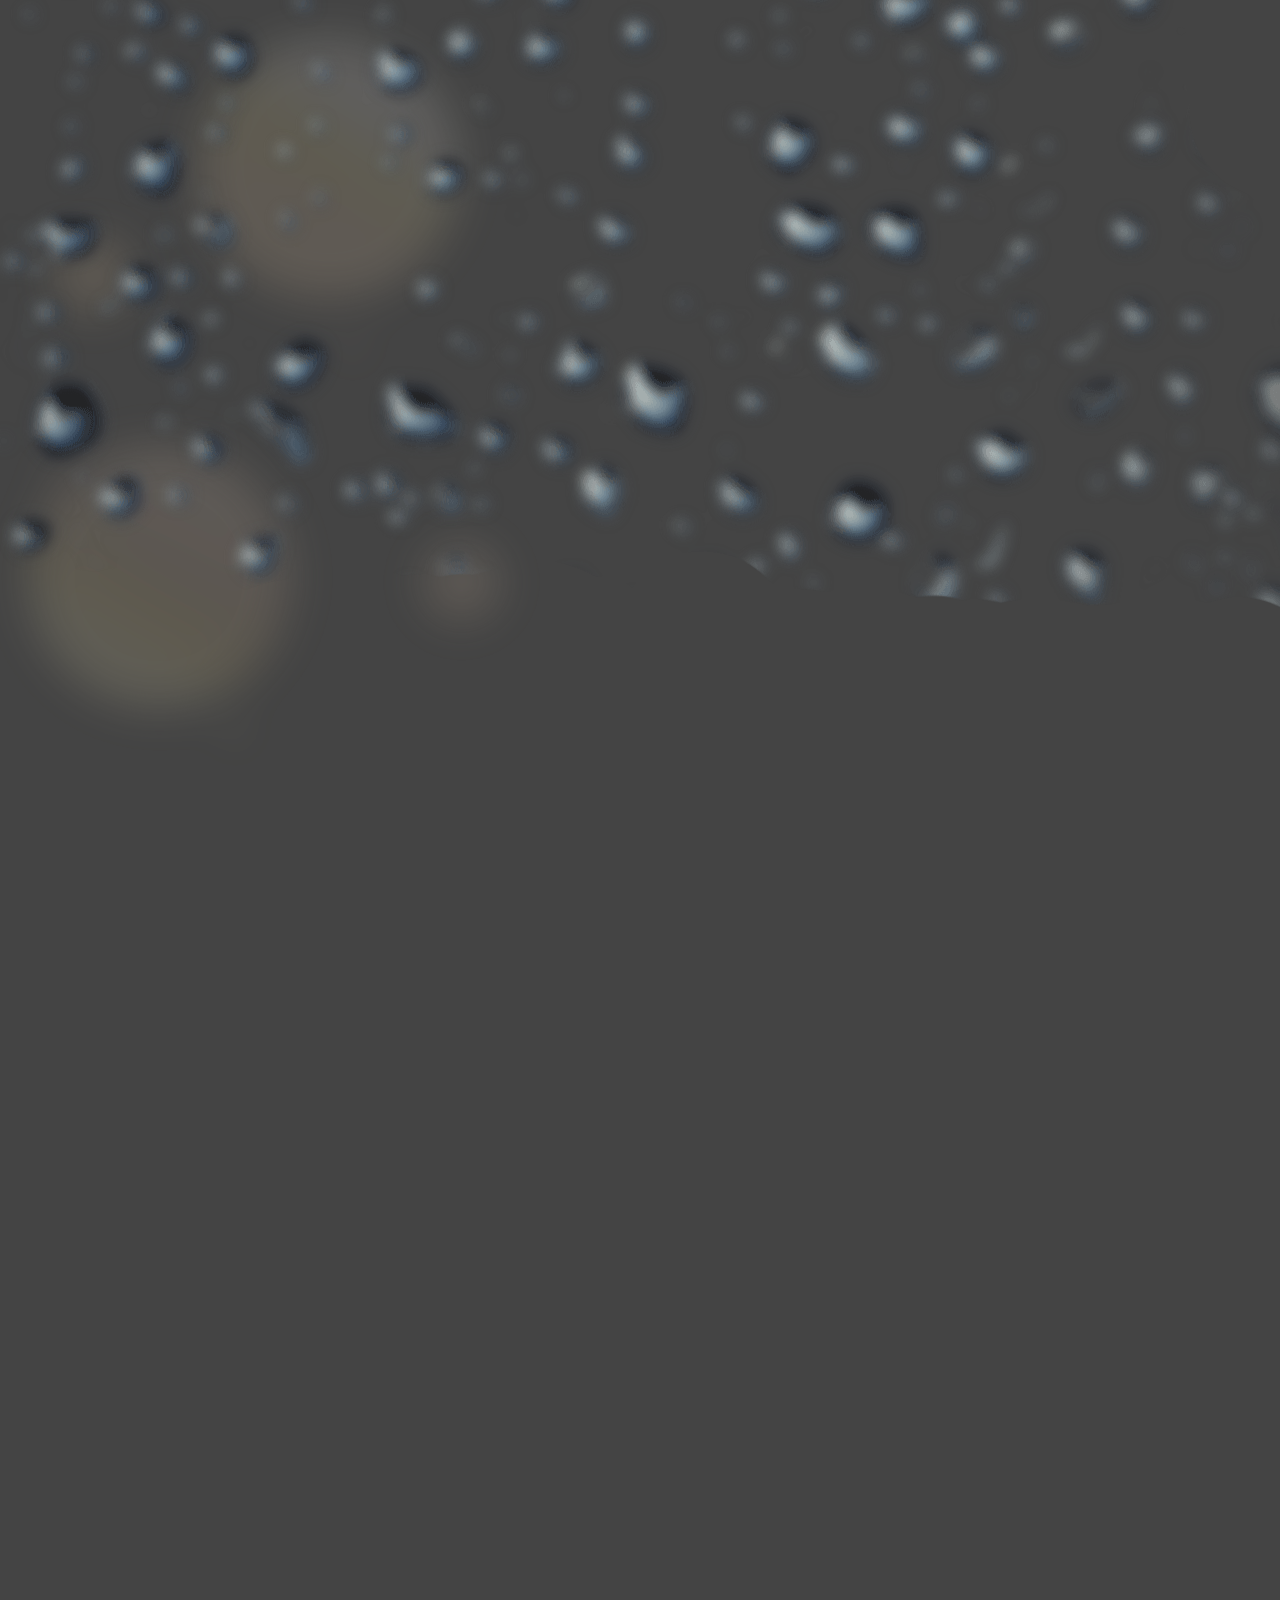
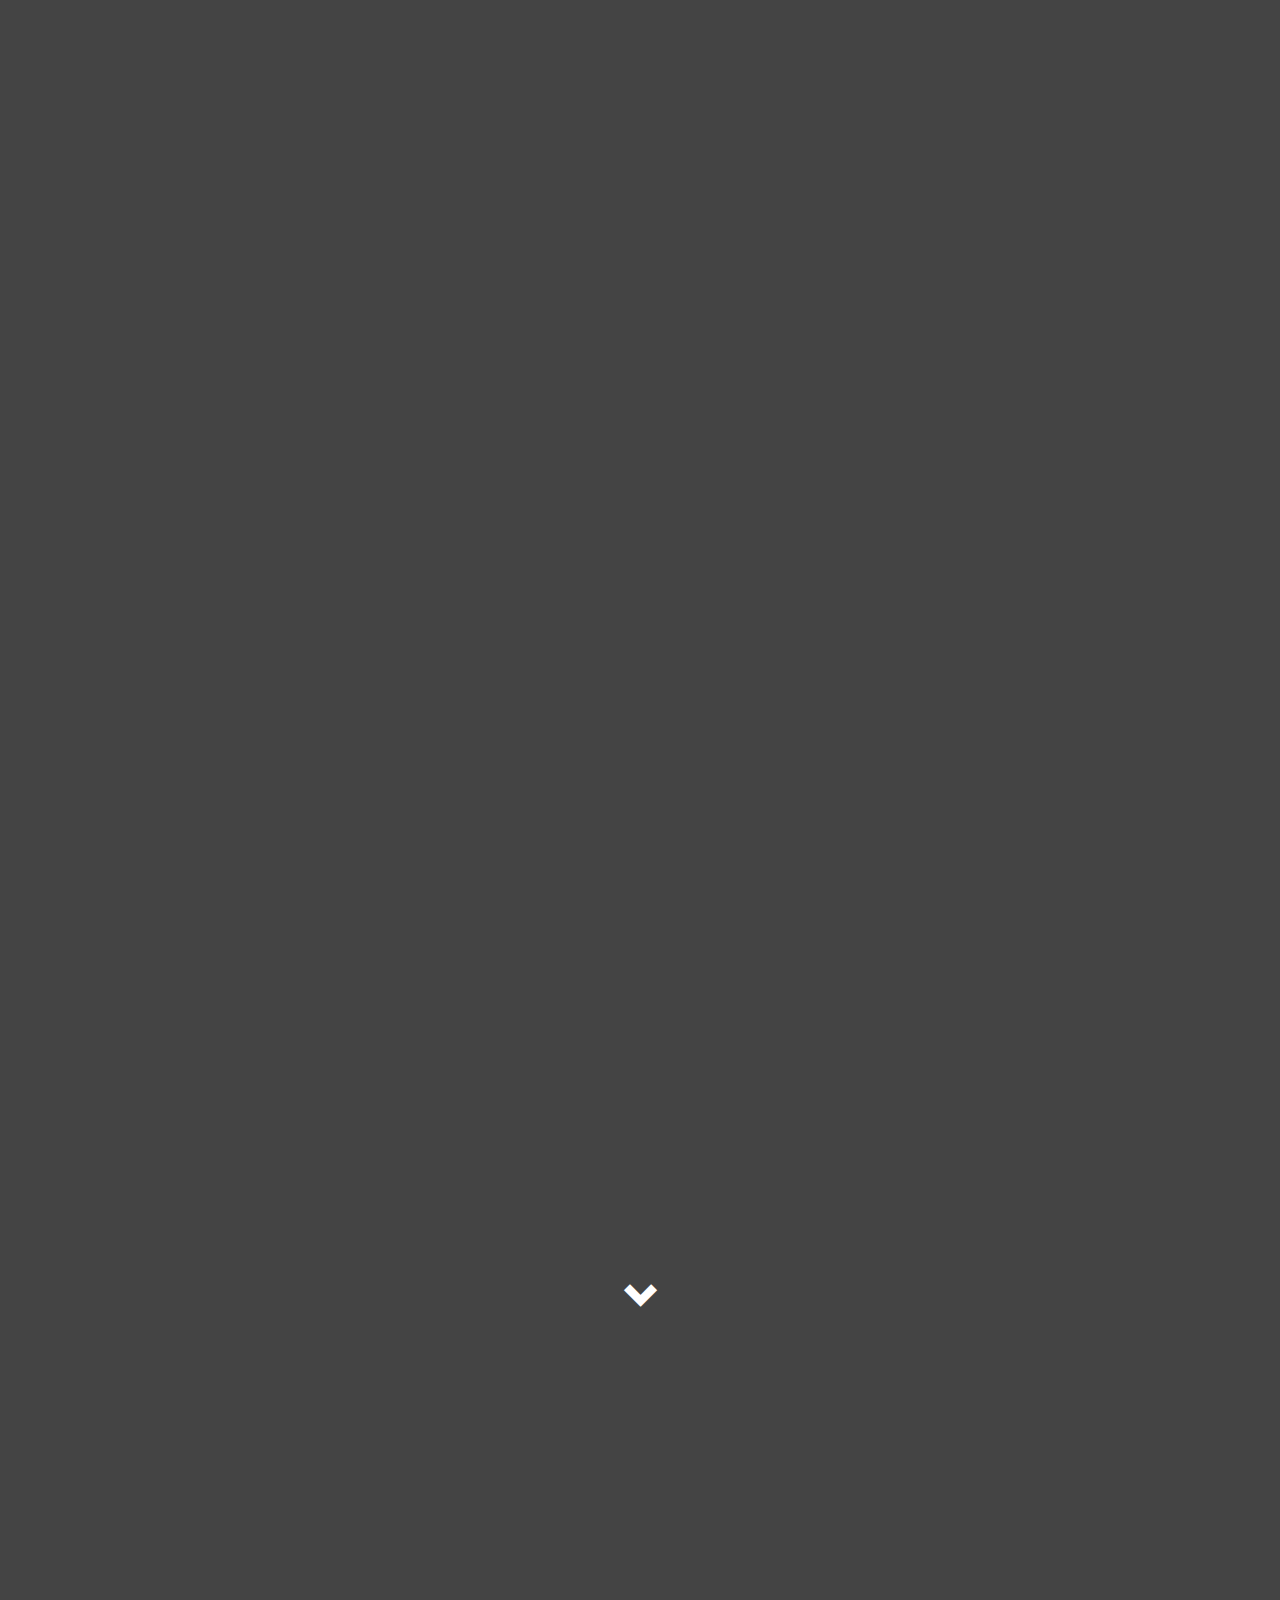
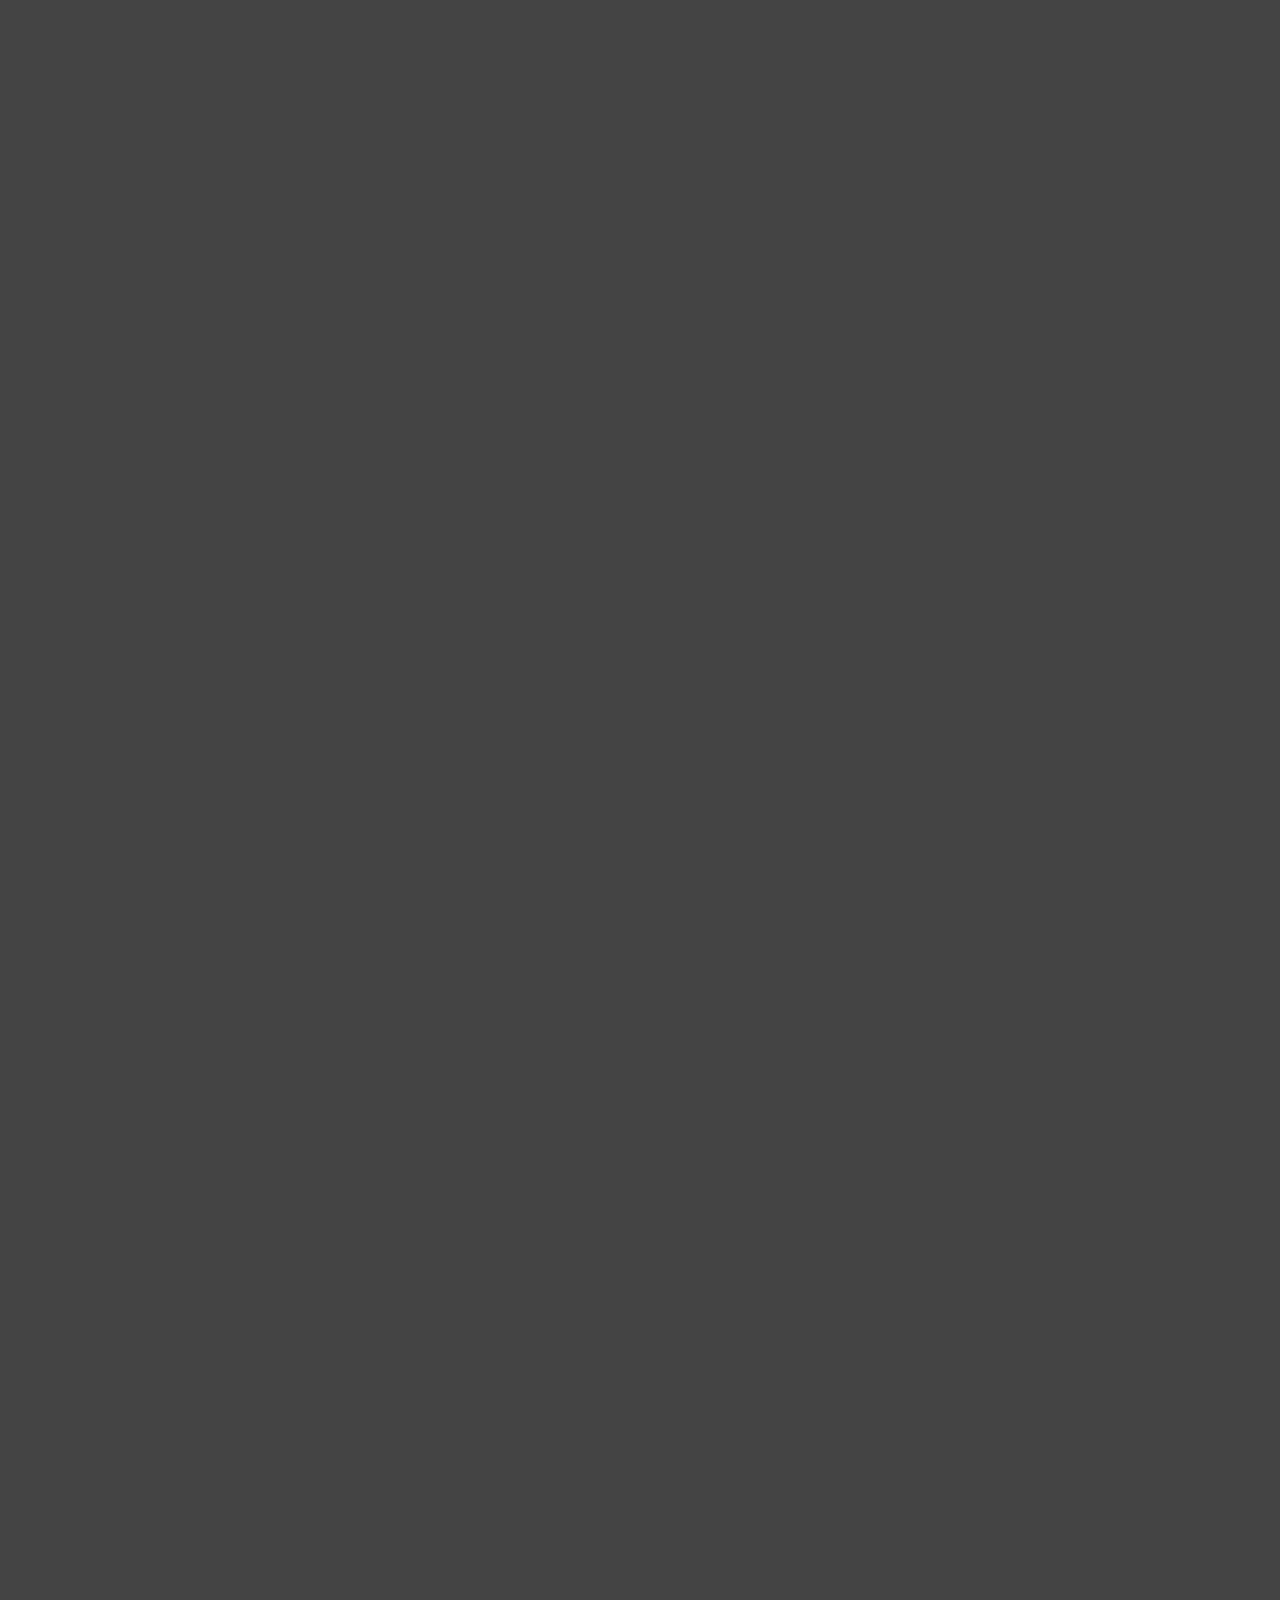
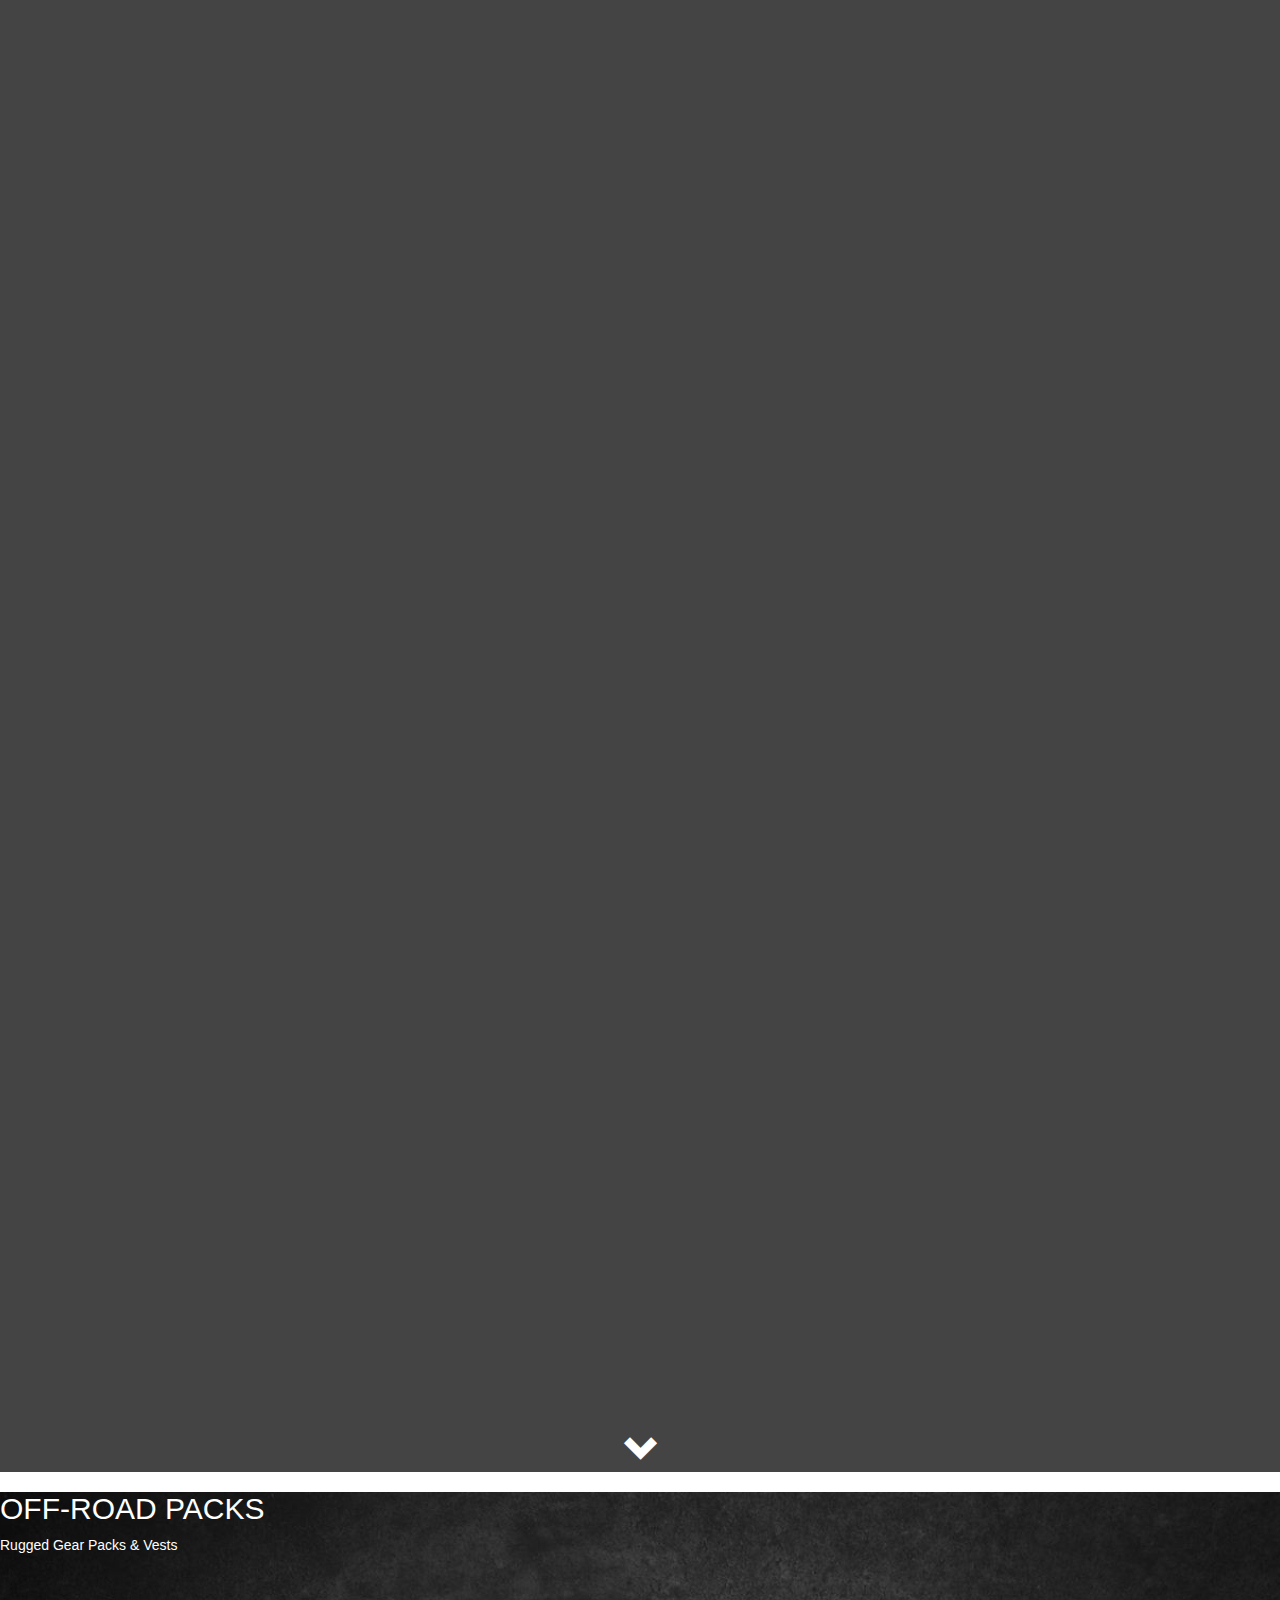
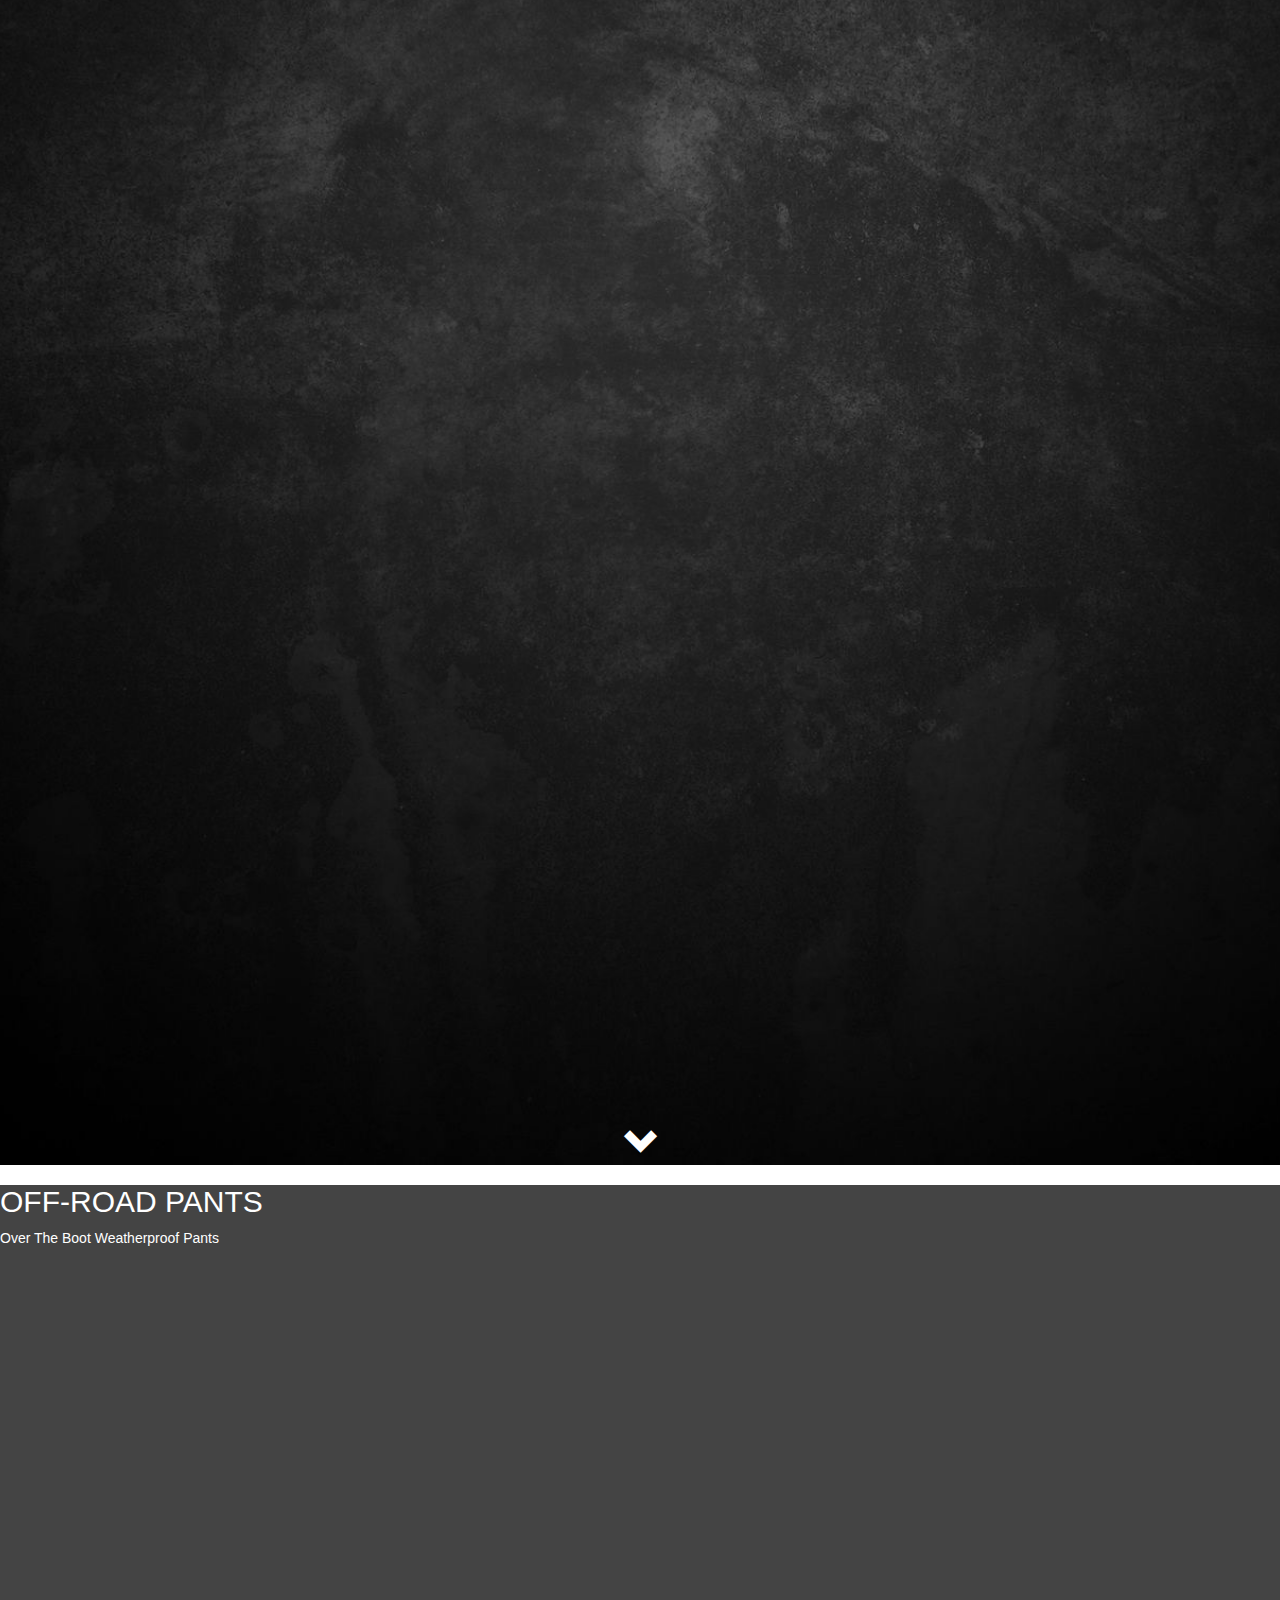
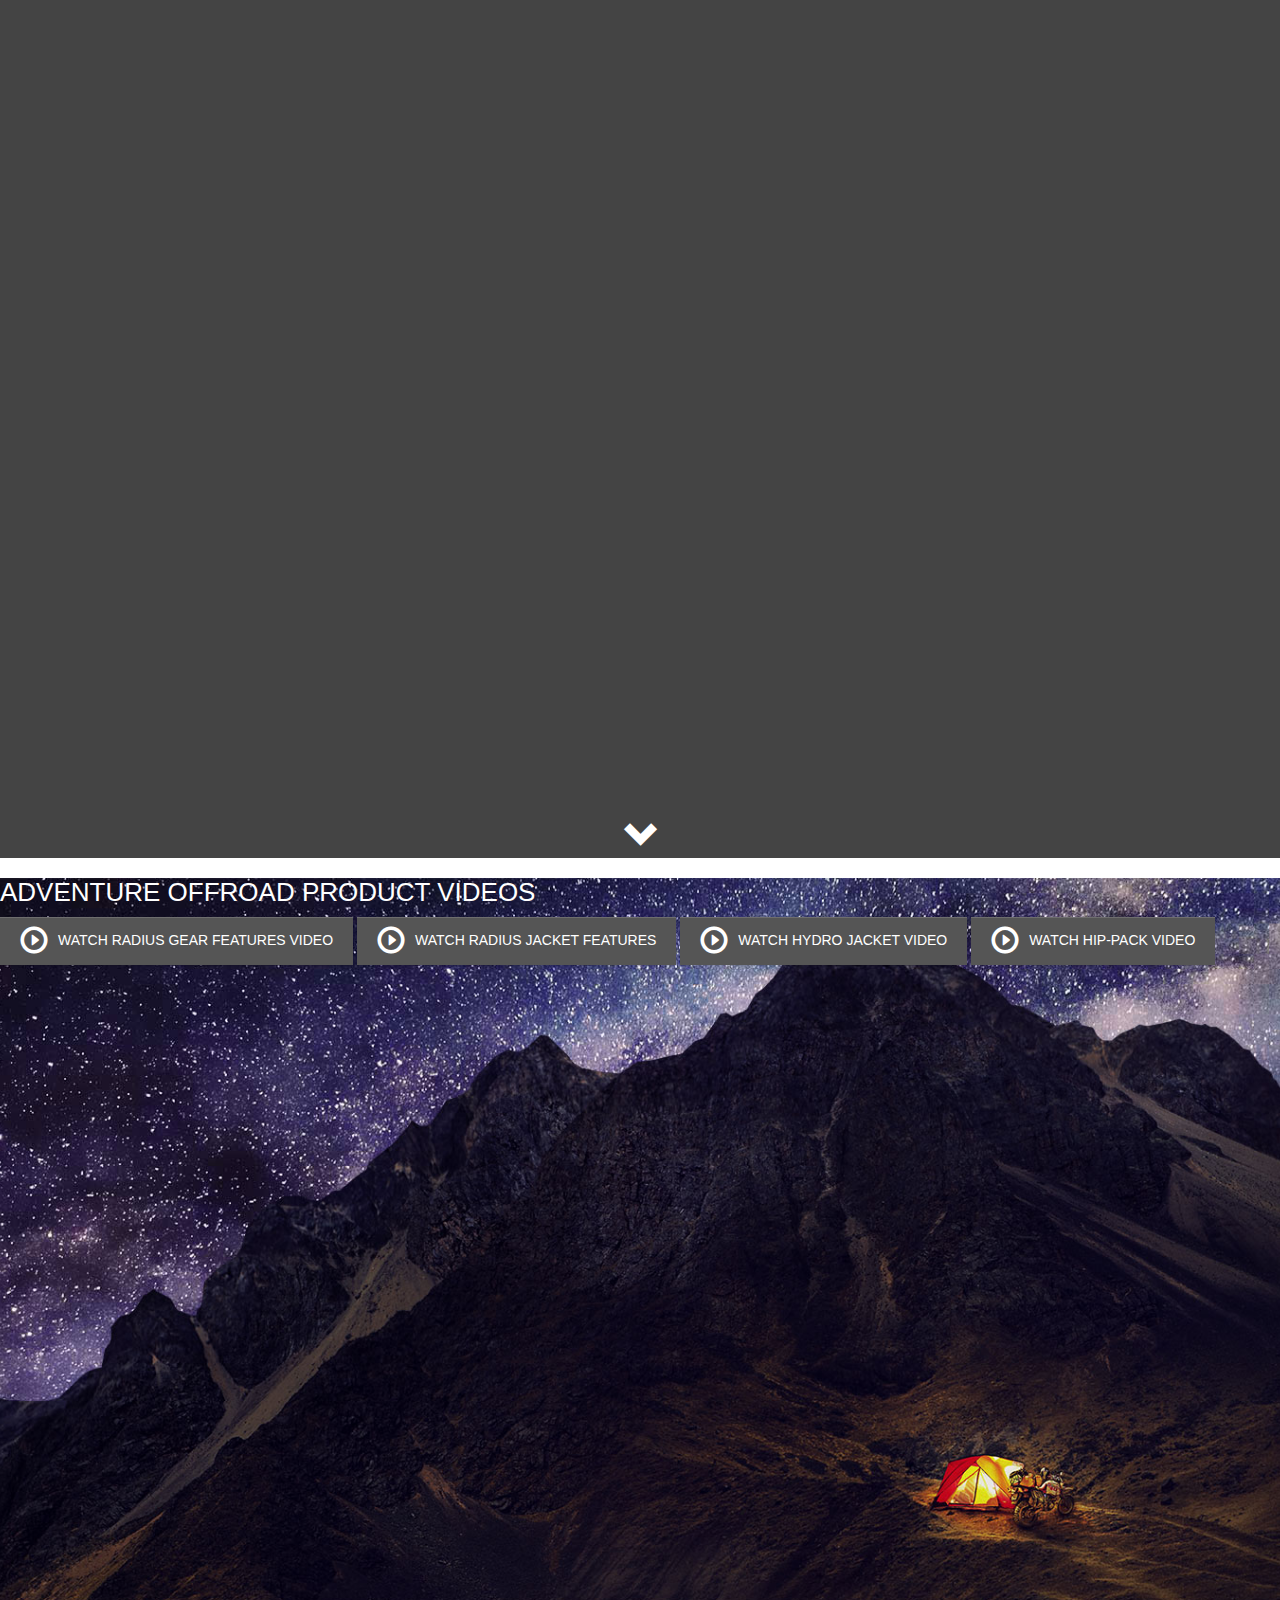
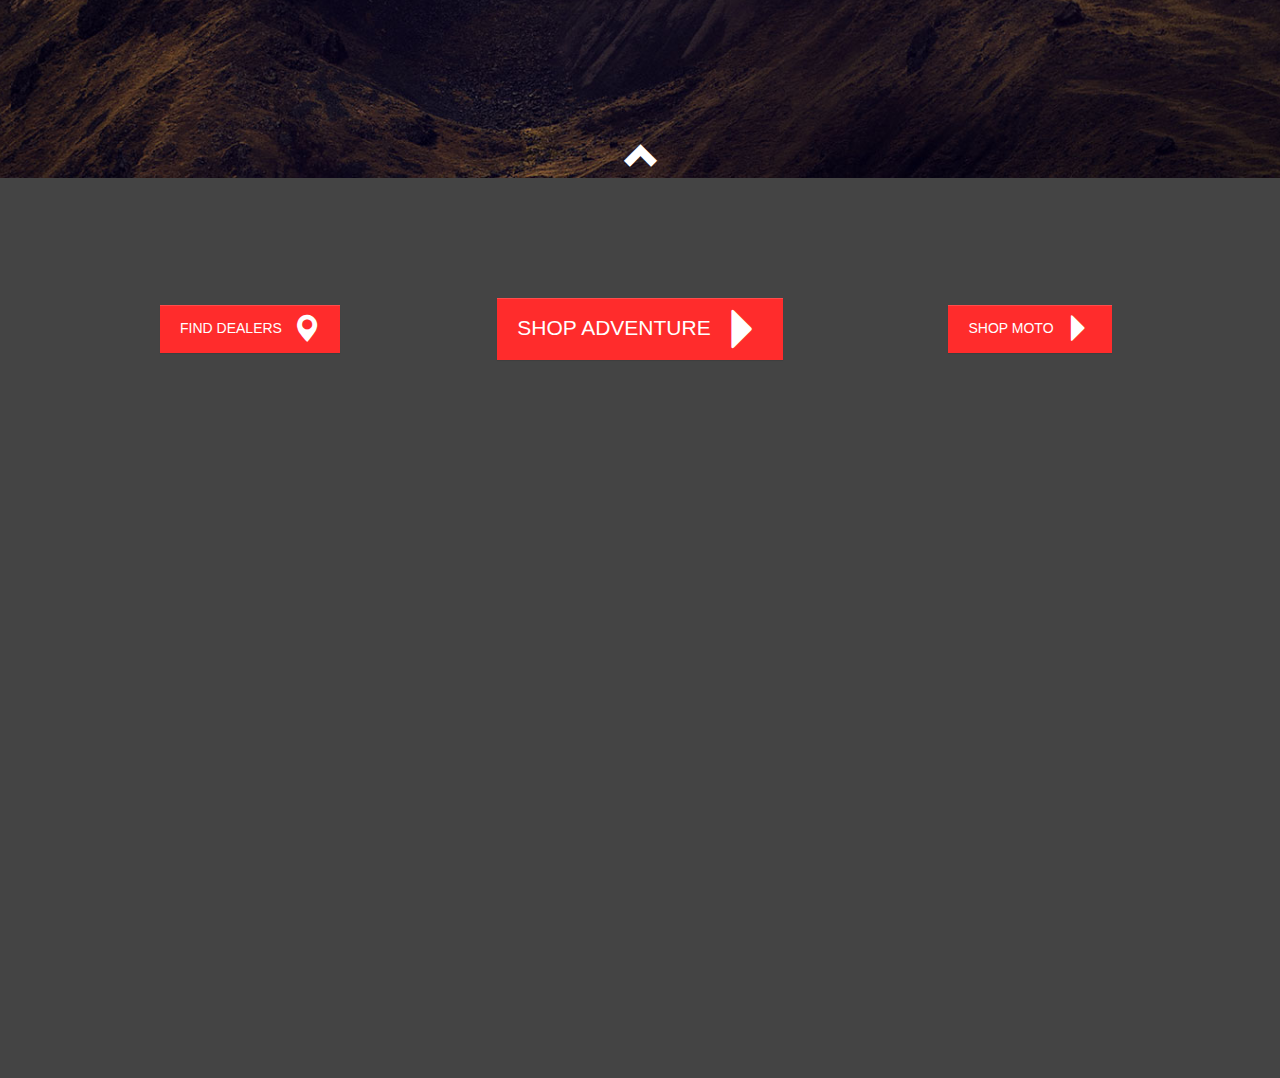
<file: ktm.html>
<!DOCTYPE html>

<html lang="en">
<head>
<meta charset="utf-8">
<meta http-equiv="X-UA-Compatible" content="IE=edge">
<meta name="viewport" content="width=device-width, initial-scale=1">
<title>Official Team TLD / KTM Apparel &amp; Motocross Gear | Troy Lee Designs &reg;</title>
<link href="css/bootstrap.css" rel="stylesheet">
<link href="css/bootstrap-theme.css" rel="stylesheet">
<!--<link rel="stylesheet" type="text/css" href="css/reset-min.css">-->
<link rel="stylesheet" type="text/css" href="css/style.css">
<!--<link rel="stylesheet" href="http://cdn.jsdelivr.net/animatecss/2.1.0/animate.min.css">-->

<!-- HTML5 shim and Respond.js for IE8 support of HTML5 elements and media queries -->
    <!-- WARNING: Respond.js doesn't work if you view the page via file:// -->
    <!--[if lt IE 9]>
      <script src="https://oss.maxcdn.com/html5shiv/3.7.2/html5shiv.min.js"></script>
      <script src="https://oss.maxcdn.com/respond/1.4.2/respond.min.js"></script>
    <![endif]-->

</head>
<body>
<div class="TLDlax" id="KTMlax">
	<ul class="navigation">
		<li data-slide="1" class="active">Intro</li>
    <li data-slide="2">Team Gear</li>
    <li data-slide="3">Jackets</li>
    <li data-slide="4">Apparel</li>
    <li data-slide="5">Shirts</li>
    <li data-slide="6">Accessories</li>
    <li data-slide="7">Shop</li>
	</ul>
	<div class="slide" id="slide1" data-slide="1" data-stellar-background-ratio="0.5" style="background-image:url(images/ktm/bg-concrete.jpg);">
		<div data-stellar-ratio="5" class="intro">
			<img src="images/logo-tld-sig-wht.png" alt="TLD Sig Logo" class="slide-top" />
			<h1 class="slide-left">2016 OFFICIAL TEAM</h1>
			<h2 class="slide-left">GEAR &amp; APPAREL</h2>
      <h4 class="slide-bottom orange">TLD / GoPro / ReD Bull / KTM</h4>
		</div>
		<a class="dbutton" data-slide="2" title=""><span class="glyphicon glyphicon-chevron-down"></span></a>
	</div><!--End Slide 1-->
  <div class="slide flexctr" id="intro">
    <div class="container">
      <div class="row">
        <div class="intro">
          <p class="copy">For the off-road enthusiast who rides trails, loves adventure and a different way of riding, we introduce the Adventure Line of rugged, safety minded off-road gear. From ultra-light vented Radius gear to heavy-duty, weather proof Hydro and Rev Gear. Troy Lee Designs off-road gear will suit every riders needs with offerings of relaxed over the boot fitment, to a race orientated off-road styled gear. TLD adventure gear comes with the latest safety features and design aesthetics to look great will riding to your true potential. To top it off we offer riding packs and vests so you are never left stranded and have the necessary kit while you ride.</p>
        </div>
  </div>
  </div>
  </div><!--End Intro-->
  <div class="slide" id="slide2" data-slide="2" data-stellar-background-ratio="1" style="background-image:url(images/ktm/bg-lt-fiber.jpg);" >
    <img src="images/offroad/inner-dust.png" data-stellar-ratio=".8" alt="" >
    <div class="wrapper right">
      <span class="slide-right"><h2>Radius Gear</h2>
        <p class="copy">Light-weight, race inspired off-road gear.</p>
      </span>
        <div class="slide-right popitem">
          <img src="images/offroad/radius-jersey.png" class="popimg">
          <button type="button" class="popspot" data-toggle="modal" data-target="#popModalJ" data-imagenumber="0">&#43;</button>
          <span>Light-weight Race Inspired Radius Jersey</span>
        </div>
        <div class="slide-right popitem">
          <img src="images/offroad/radius-pant.png" class="popimg">
          <button type="button" class="popspot" data-toggle="modal" data-target="#popModalP" data-imagenumber="0">&#43;</button>
          <span>Durable Race Inspired Radius Pant</span>
        </div>
        <div class="slide-bottom popitem">
          <img src="images/offroad/radius-glove.png" class="popimg">
          <button type="button" class="popspot" data-toggle="modal" data-target="#popModalG" data-imagenumber="0">&#43;</button>
          <span>Protective Off-Road Radius Glove</span>
        </div>
      </div>
         <div class="modal fade" id="popModalJ" tabindex="-1" role="dialog" aria-labelledby="popModalLabel">
        <div class="modal-dialog" role="document">
          <div class="modal-content">
            <div class="modal-header">
              <button type="button" class="close" data-dismiss="modal" aria-hidden="true">&times;</button>
              <h4 class="modal-title" id="popModalLabel">RADIUS JERSEY</h4>
            </div>
            <div class="modal-body">
              <p>Micro mesh in arm yokes allows for airflow. Denier nylon reinforced elbow pads with internal foam padding.</p>
              <h5>FEATURES</h5> 
              <ul>
                <li>150 gram polyester main body construction</li>
                <li>200 gram micro mesh in arm yokes allows for airflow</li>
                <li>Multiple reflective logos and panels for added safety</li>
                <li>222 gram ripstop at end of sleeves for added durability from snags</li>
                <li>300 denier nylon reinforced elbow pads with internal foam padding</li>
                <li>Unique heat transfer emergency label for critical rider information</li>
              </ul>
              <img src="images/offroad/radius-jersey-detail.jpg" alt="TLD Radius Jersey" />
            </div>
            <div class="modal-footer">
              <button type="button" class="btn btn-default" data-dismiss="modal">Close</button>
              <a type="button" class="btn btn-primary" href="#">Buy Now</a>
            </div>
          </div>
        </div>
      </div>
       <div class="modal fade" id="popModalP" tabindex="-1" role="dialog" aria-labelledby="popModalLabel">
        <div class="modal-dialog" role="document">
          <div class="modal-content">
            <div class="modal-header">
              <button type="button" class="close" data-dismiss="modal" aria-hidden="true">&times;</button>
              <h4 class="modal-title" id="popModalLabel">RADIUS PANT</h4>
            </div>
            <div class="modal-body">
              <p>Leather inner leg burn panel. Zippered exhaust vents. Stretch panels for perfect fit and function.</p>
              <h5>FEATURES</h5> 
              <ul>
                <li>12” double YKK&reg; zippered front vent panels</li>
                <li>Kevlar padded knee for added durability</li>
                <li>600 denier oxford polyester construction</li>
                <li>900 denier oxford polyester butt panel</li>
                <li>Reflective zippered exhaust vents</li>
                <li>Full length premium leather inner leg burn panel</li>
                <li>Ratchet buckle closure</li>
                <li>Pant has more performance shape and fit</li>
                <li>Reflective graphics on knee and pocket flaps</li>
                <li>Multiple stretch panels for perfect fit and function</li>
                <li>Integrated cargo pockets</li>
              </ul>
              <img src="images/offroad/radius-pant-detail.jpg" alt="TLD Radius Pant Detail" />
            </div>
            <div class="modal-footer">
              <button type="button" class="btn btn-default" data-dismiss="modal">Close</button>
              <a type="button" class="btn btn-primary" href="#">Buy Now</a>
            </div>
          </div>
        </div>
      </div>
       <div class="modal fade" id="popModalG" tabindex="-1" role="dialog" aria-labelledby="popModalLabel">
        <div class="modal-dialog" role="document">
          <div class="modal-content">
            <div class="modal-header">
              <button type="button" class="close" data-dismiss="modal" aria-hidden="true">&times;</button>
              <h4 class="modal-title" id="popModalLabel">RADIUS GLOVE</h4>
            </div>
            <div class="modal-body">
              <p>The Adventure glove is equipped with many technical features. Every adventure seeking rider will benefit from the added poron XRD&reg; padding that is added onto the knuckle and palm areas. The Flo Orange color will be very beneficial to those that find themselves needing an extra hand on the road. Flash people down with no problem waiving the super vibrant flo orange color that can not be missed.</p>
              <h5>FEATURES</h5> 
              <ul>
                <li>Ax Cube&reg; flo orange palm for flashing down help</li>
                <li>Lycra fourchettes and thumb flex panel</li>
                <li>Premium goat skin leather sewn over 6mm poron XRD&reg;</li>
                <li>Tapered index finger with AX Connect&reg; touch screen material</li>
                <li>Sewn sheep skin stretch panels</li>
                <li>Printed silicone finger grippers</li>
                <li>Clarino&reg; reinforced palm w/ 2mm poron XRD&reg; shock pads</li>
                <li>Scotchlite&reg; reflective panels</li>
                <li>Flexible span 4-way upper</li>
                <li>TPR graphics and Velcro&reg; closure</li>
                <li>Airprene cuff for added support</li>
              </ul>
              <img src="images/offroad/radius-glove-detail.jpg" alt="TLD Radius Glove" />
            </div>
            <div class="modal-footer">
              <button type="button" class="btn btn-default" data-dismiss="modal">Close</button>
              <a type="button" class="btn btn-primary" href="#">Buy Now</a>
            </div>
          </div>
        </div>
      </div>
    <a class="dbutton" data-slide="3" title=""><span class="glyphicon glyphicon-chevron-down"></span></a>
  </div><!--End Slide 2-->
  <div class="slide" id="slide3" data-slide="3" data-stellar-background-ratio="0.5" style="background-image:url(images/ktm/bg-dk-fiber.jpg);">
    <img src="images/offroad/outer-drops.png" data-stellar-ratio=".2" data-stellar-vertical-offset="0" alt="">
    <img src="images/offroad/outer-streaks.png" data-stellar-ratio="-3.5" data-stellar-vertical-offset="-75" alt="">
    <div class="wrapper left">
      <div class="slide-left">
        <h2>Off-Road Jackets</h2>
        <p class="copy">Weatherproof Protective Outer-Wear</p>
      </div>
        <div class="slide-left popitem">
          <img src="images/offroad/hydro-jacket.png" class="popimg">
          <button type="button" class="popspot" data-toggle="modal" data-target="#popModalHJ" data-imagenumber="0">&#43;</button>
          <span>Heavy-Duty Waterproof Hydro Jacket</span>
        </div>
        <div class="slide-bottom popitem">
          <img src="images/offroad/radius-jacket.png" class="popimg">
          <button type="button" class="popspot" data-toggle="modal" data-target="#popModalRJ" data-imagenumber="0">&#43;</button>
          <span>Protective Water Resistant Radius Jacket</span>
        </div>
      </div>
      <div class="modal fade" id="popModalHJ" tabindex="-1" role="dialog" aria-labelledby="popModalLabel">
        <div class="modal-dialog" role="document">
          <div class="modal-content">
            <div class="modal-header">
              <button type="button" class="close" data-dismiss="modal" aria-hidden="true">&times;</button>
              <h4 class="modal-title" id="popModalLabel">HYDRO JACKET</h4>
            </div>
            <div class="modal-body">
              <p>Rear integrated storage pocket for removable sleeves and supplies that might come in handy being on the open road. Flap to cover pocket opening. Multiple reflective strips guarantee visibility on the open road. Jacket comes with multiple waterproof zippered chest, arm, and rear exhaust vents. Jacket also provides waterproof zippered storage pockets.</p>
              <h5>FEATURES</h5> 
              <ul>
                <li>Waterproof breathable hipora 600 denier oxford construction</li>
                <li>Removable sleeves</li>
                <li>Taped seams</li>
                <li>YKK&reg; waterproof zippered chest, arm and rear exhaust vents</li>
                <li>Lower bellowed waterproof storage pockets</li>
                <li>CE molded YF&reg; integrated elbow and shoulder pads</li>
                <li>Scotchlite&reg; reflective panels throughout front and back</li>
                <li>Rear integrated storage pocket for sleeves and supplies</li>
                <li>Custom waterproof breast pocket with added media port for smart phone earphone</li>
                <li>Fleece lined hand warmer pockets</li>
                <li>Side YKK&reg; zippered expansion pleats</li>
                <li>Dual adjustable compression arm straps and torso straps</li>
                <li>Fleece lined collar w/ spring loaded Velcro&reg; snap closure</li>
              </ul>
              <img src="images/offroad/hydro-jacket-back.jpg" alt="TLD Hydro Jacket" />
            </div>
            <div class="modal-footer">
              <button type="button" class="btn btn-default" data-dismiss="modal">Close</button>
              <a type="button" class="btn btn-primary" href="#">Buy Now</a>
            </div>
          </div>
        </div>
      </div>
      <div class="modal fade" id="popModalRJ" tabindex="-1" role="dialog" aria-labelledby="popModalLabel">
        <div class="modal-dialog" role="document">
          <div class="modal-content">
            <div class="modal-header">
              <button type="button" class="close" data-dismiss="modal" aria-hidden="true">&times;</button>
              <h4 class="modal-title" id="popModalLabel">RADIUS JACKET</h4>
            </div>
            <div class="modal-body">
              <p>Padded elbow pads. To ensure added safety to the rider we use Retro-Reflective material which reflects light back to the source and illuminates the rider. Retro-reflective material provides additional visual cues to others and are far more effective than just bright clothing alone. Jacket comes with multiple waterproof zippered chest, and rear exhaust vents. Jacket also provides waterproof zippered storage pockets.</p>
              <h5>FEATURES</h5> 
              <ul>
                <li>420 denier water resistant oxford upper torso and top of sleeves</li>
                <li>300 denier water resistant oxford polyester torso and underarms</li>
                <li>Waterproof YKK&reg; zippered breast storage pocket</li>
                <li>YKK&reg; zippered vent and hand warmer pockets</li>
                <li>nternalized elastic waist gather</li>
                <li>Removable sleeves</li>
                <li>Velcro&reg; wrist closures</li>
                <li>Rear integrated storage pocket for sleeves and supplies</li>
                <li>Integrated lower zippered expansion pleats</li>
                <li>Reflective logo on front and rear for night sections</li>
                <li>600 denier polyester padded elbow panels</li>
              </ul>
              <img src="images/offroad/radius-jacket-pocket.jpg" alt="TLD Radius Jacket" />
            </div>
            <div class="modal-footer">
              <button type="button" class="btn btn-default" data-dismiss="modal">Close</button>
              <a type="button" class="btn btn-primary" href="#">Buy Now</a>
            </div>
          </div>
        </div>
      </div>
    <a class="dbutton" data-slide="4" title=""><span class="glyphicon glyphicon-chevron-down"></span></a>
  </div><!--End Slide 3-->

  <div class="slide" id="slide4" data-slide="4" style="background-image:url(images/ktm/bg-concrete.jpg);background-attachment:scroll;">
		<div class="wrapper right"><h2>Off-Road Packs</h2><p class="copy">Rugged Gear Packs &amp; Vests</p>
        <div class="slide-right popitem">
          <img src="images/offroad/ranger-pack.png" class="popimg">
          <button type="button" class="popspot" data-toggle="modal" data-target="#popModalRP" data-imagenumber="0">&#43;</button>
          <span>Quick Mount Hip Pack</span>
        </div>
        <div class="slide-right popitem">
          <img src="images/offroad/transfer-vest.png" class="popimg">
          <button type="button" class="popspot" data-toggle="modal" data-target="#popModalTV" data-imagenumber="0">&#43;</button>
          <span>Safety Vest &amp; Gear Pack</span>
        </div>
    </div>
      <div class="modal fade" id="popModalRP" tabindex="-1" role="dialog" aria-labelledby="popModalLabel">
        <div class="modal-dialog" role="document">
          <div class="modal-content">
            <div class="modal-header">
              <button type="button" class="close" data-dismiss="modal" aria-hidden="true">&times;</button>
              <h4 class="modal-title" id="popModalLabel">RANGER HIP PACK</h4>
            </div>
            <div class="modal-body">
              <p>Interior tool pouch features a unique storage strap system with Versa-Clip&reg; tool keeper. You will be able to place a variety of tools and gadgets needed for that amazing adventure that is just a ride away. The Versa-Clip&reg; system allows you to become creative in the way you fasten down you’re tools and gadgets. Clear pouch over tool section is ideal for a map and also any extra tire tubes that might be necessary. TOOLS NOT INCLUDED.</p>
              <h5>FEATURES</h5> 
              <ul>
                <li>Tough 500 denier oxford polyester</li>
                <li>Unique heat transfer emergency label for critical rider information</li>
                <li>Tacky grip synthetic leather backing helps to grip your pants and jersey during rides</li>
                <li>Durable outer cover flap with dual fastec clips and Velcro&reg; flap closure</li>
                <li>Outer flap has loop in horizontal webbing to add an LED strobe for night rides</li>
                <li>Dual outer waist pouches with formed EVA outer panels for impact resistance</li>
                <li>One outer waist pouch has an expandable pouch for added storage if needed</li>
                <li>Adjustable waist strap with elastic loop to manage excess webbing when adjusted</li>
                <li>Outer flap has clear vinyl inner liner with YKK&reg; zippered opening</li>
                <li>Unique elastic velcro tension feature at waist belt keeps your pack tight around your waist during rides</li>
                <li>Interior tool pouch features a unique storage strap system with Versa-Clip&reg; tool keeper</li>
                <li>Large outer YKK&reg; zippered pocket for additional storage</li>
              </ul>
              <img src="images/offroad/ranger-pack-detail.jpg" alt="TLD Ranger Pack Detail" />
            </div>
            <div class="modal-footer">
              <button type="button" class="btn btn-default" data-dismiss="modal">Close</button>
              <a type="button" class="btn btn-primary" href="#">Buy Now</a>
            </div>
          </div>
        </div>
      </div>
      <div class="modal fade" id="popModalTV" tabindex="-1" role="dialog" aria-labelledby="popModalLabel">
        <div class="modal-dialog" role="document">
          <div class="modal-content">
            <div class="modal-header">
              <button type="button" class="close" data-dismiss="modal" aria-hidden="true">&times;</button>
              <h4 class="modal-title" id="popModalLabel">TRANSFER VEST</h4>
            </div>
            <div class="modal-body">
              <p>Dual front quick access Velcro&reg; pockets. Front integrated molle straps to allow you to add a MOLLE integrated item. Saftey snap incorporated into pocket. Reflective patches. Lower rear storage pocket. Internal hydration bladder pocket. TOOLS NOT INCLUDED.</p>
              <h5>FEATURES</h5> 
              <ul>
                <li>Durable 500 denier item specific construction and layout</li>
                <li>Safety orange lined interior with EVA foam ribbed construction allows air flow</li>
                <li>Vest can be worn in reverse as a warning or safety vest in critical situations</li>
                <li>Integrated back pack to store what you need for that overnight trip on the trail</li>
                <li>Handheld radio pouch with safety snap</li>
                <li>Quick access leatherman tool pocket is easily accessed if needed for cactus quills or fencing wire</li>
                <li>Spot locator specific pocket</li>
                <li>All YKK&reg; zippers throughout. One breast pocket is waterproof with YKK&reg; zipper</li>
                <li>Reflective patches throughout for added safety</li>
                <li>Front breast flashlight pocket</li>
                <li>Dual front YKK&reg; zippered storage pockets</li>
                <li>Integrated neoprene media pouch for smartphone and earphone integration</li>
                <li>Unique heat transfer emergency label for critical rider information on inside panel</li>
              </ul>
              <img src="images/offroad/transfer-vest-detail.jpg" alt="TLD Transfer Vest Detail" />
            </div>
            <div class="modal-footer">
              <button type="button" class="btn btn-default" data-dismiss="modal">Close</button>
              <a type="button" class="btn btn-primary" href="#">Buy Now</a>
            </div>
          </div>
        </div>
      </div>
		<a class="dbutton" data-slide="5" title=""><span class="glyphicon glyphicon-chevron-down"></span></a>
	</div><!--End Slide 4-->
	<div class="slide" id="slide5" data-slide="5" data-stellar-background-ratio="0.5" style="background-image:url(images/ktm/bg-concrete.jpg);">
		<div class="wrapper left"><h2>Off-Road Pants</h2><p class="copy">Over The Boot Weatherproof Pants</p>
        <div class="slide-left popitem">
          <img src="images/offroad/hydro-pant.png" class="popimg">
          <button type="button" class="popspot" data-toggle="modal" data-target="#popModalHP" data-imagenumber="0">&#43;</button>
          <span>Waterproof Protective Adventure Pant</span>
        </div>
        <div class="slide-bottom popitem">
          <img src="images/offroad/rev-pant.png" class="popimg">
          <button type="button" class="popspot" data-toggle="modal" data-target="#popModalR" data-imagenumber="0">&#43;</button>
          <span>Zip-Off Off-Road Protective Pant</span>
        </div>
    </div>
      <div class="modal fade" id="popModalHP" tabindex="-1" role="dialog" aria-labelledby="popModalLabel">
        <div class="modal-dialog" role="document">
          <div class="modal-content">
            <div class="modal-header">
              <button type="button" class="close" data-dismiss="modal" aria-hidden="true">&times;</button>
              <h4 class="modal-title" id="popModalLabel">HYDRO PANT</h4>
            </div>
            <div class="modal-body">
              <p>Genuine premium leather inner leg panel. Storage pocket with YKK® zipper.</p>
              <h5>FEATURES</h5> 
              <ul>
                <li>Waterproof breathable hipora 600 denier oxford</li>
                <li>All waterproof YKK&reg; zippers</li>
                <li>12” 2 Way YKK&reg; front vent thigh panel</li>
                <li>900 denier oxford butt and crotch panels</li>
                <li>Kevlar knee panel</li>
                <li>Genuine premium leather inner leg panel</li>
                <li>Internal over the boot neoprene gaiter</li>
                <li>Sans belt waist construction</li>
                <li>Integrated cargo pockets and exhaust vents</li>
                <li>Reflective graphics on knee and pocket flaps</li>
                <li>Large Scotchlite&reg; reflective panel on backs of leg cuffs</li>
                <li>Over the boot design with 3 snap adjustment and elastic gather</li>
                <li>Small personal storage pocket</li>
              </ul>
              <img src="images/offroad/hydro-pant-detail.jpg" alt="TLD Hydro Pant Detail" />
            </div>
            <div class="modal-footer">
              <button type="button" class="btn btn-default" data-dismiss="modal">Close</button>
              <a type="button" class="btn btn-primary" href="#">Buy Now</a>
            </div>
          </div>
        </div>
      </div>
      <div class="modal fade" id="popModalR" tabindex="-1" role="dialog" aria-labelledby="popModalLabel">
        <div class="modal-dialog" role="document">
          <div class="modal-content">
            <div class="modal-header">
              <button type="button" class="close" data-dismiss="modal" aria-hidden="true">&times;</button>
              <h4 class="modal-title" id="popModalLabel">REV PANT</h4>
            </div>
            <div class="modal-body">
              <p>Rear storage pocket. Zip-off lower leg section converts pants to shorts.</p>
              <h5>FEATURES</h5> 
              <ul>
                <li>Zip-off lower leg section converts pants to shorts</li>
                <li>Exclusive TLD Dual Zipper System allows pants to adjust approximately 1 1/2” shorter</li>
                <li>Sewn-In mesh liner above the knees for increased comfort and air circulation</li>
                <li>Ratchet waist closure provides fine tuned adjustments for ultimate comfort</li>
                <li>Combination of 600 polyester and 1680 denier ballistic nylon is durable yet lightweight</li>
                <li>Leather inner right knee</li>
                <li>Three zippered pockets - 1 rear and 2 side</li>
                <li>Velcro&reg; adjustable boot bottom</li>
                <li>Reflective piping</li>
              </ul>
              <img src="images/offroad/rev-pant-detail.jpg" alt="TLD Rev Pant" />
            </div>
            <div class="modal-footer">
              <button type="button" class="btn btn-default" data-dismiss="modal">Close</button>
              <a type="button" class="btn btn-primary" href="#">Buy Now</a>
            </div>
          </div>
        </div>
      </div>
		<a class="dbutton" data-slide="6" title=""><span class="glyphicon glyphicon-chevron-down"></span></a>
	</div><!--End Slide 5-->
	<div class="slide" id="slide6" data-slide="6" data-stellar-background-ratio=".75" style="background-image:url(images/offroad/video-bg.jpg);background-attachment:scroll;">
		<div class="wrapper">
		<h3>Adventure Offroad Product Videos</h3>
<button type="button" class="btn btn-default" data-toggle="modal" data-target="#videoModal" data-theVideo="http://www.youtube.com/embed/96pr1UnRIHg"><span class="glyphicon glyphicon-play-circle btn-icon-l"></span>Watch Radius Gear Features Video</button>
<button type="button" class="btn btn-default" data-toggle="modal" data-target="#videoModal" data-theVideo="http://www.youtube.com/embed/gEv7jtBrC7I"><span class="glyphicon glyphicon-play-circle btn-icon-l"></span>Watch Radius Jacket Features</button>
<button type="button" class="btn btn-default" data-toggle="modal" data-target="#videoModal" data-theVideo="http://www.youtube.com/embed/ti4oGztLnmk"><span class="glyphicon glyphicon-play-circle btn-icon-l"></span>Watch Hydro Jacket Video</button>
<button type="button" class="btn btn-default" data-toggle="modal" data-target="#videoModal" data-theVideo="http://www.youtube.com/embed/NrNR4LUpXrw"><span class="glyphicon glyphicon-play-circle btn-icon-l"></span>Watch Hip-Pack Video</button>
</div>
<div class="modal fade" id="videoModal" tabindex="-1" role="dialog" aria-labelledby="videoModal" aria-hidden="true">
    <div class="modal-dialog modal-lg">
        <div class="modal-content">
            <div class="modal-body">
                <button type="button" class="close" data-dismiss="modal" aria-hidden="true">&times;</button>
                <div>
                    <iframe width="100%" height="500" src=""></iframe>
                </div>
            </div>
        </div>
    </div>
</div>
		<a class="dbutton" data-slide="1" title=""><span class="glyphicon glyphicon-chevron-up"></span></a>
	</div><!--End Slide 6-->
	<div class="slide" id="slide7" data-slide="7" data-stellar-background-ratio="0.5" style="background-position: 50% 0px;">
    <div class="container fill">
      <div class="row shop">
        <div class="col-sm-4 text-center"><a href="#" class="btn btn-primary">Find Dealers<span class="glyphicon glyphicon-map-marker btn-icon-r"></span></a></div>
        <div class="col-sm-4 text-center"><a href="#" class="btn btn-primary bigger">Shop Adventure<span class="glyphicon glyphicon-triangle-right btn-icon-r"></span></a></div>
        <div class="col-sm-4 text-center"><a href="#" class="btn btn-primary">Shop Moto<span class="glyphicon glyphicon-triangle-right btn-icon-r"></span></a></div>
      </div>
    </div>
	</div><!--End Slide 7-->

</div>
    <!-- jQuery (necessary for Bootstrap's JavaScript plugins) -->
    <script src="https://ajax.googleapis.com/ajax/libs/jquery/1.11.3/jquery.min.js"></script>
    <!-- Include all compiled plugins (below), or include individual files as needed -->
    <script src="js/bootstrap.min.js"></script>
   <!-- <script type="text/javascript" src="js/jquery.min.js"></script>-->
<script type="text/javascript" src="js/js.js"></script>
<script type="text/javascript" src="js/jquery.stellar.js"></script>
<script type="text/javascript" src="js/waypoints.min.js"></script>
<script type="text/javascript" src="js/jquery.easing.1.3.js"></script>

<script src="js/jquery.fadethis.js"></script>


</body></html>
</file>
<file: css/style.css>
@charset "utf-8";
/* CSS Document */

html,body{
	width:100%;
	height:100%;
}
.TLDlax {width:100%;height:100%;font-family: "helvetica", sans-serif;color:#ffffff;}
h1, h2, h3, h4, h5 {font-family:'lato', sans-serif;text-transform: uppercase;}
h1 {font-size:36px;}
h2 {font-size:30px;}
h3 {font-size:26px;}
h4 {font-size:20px;}
#ADVlax h1 {letter-spacing: 10px;}
.copy {color:#ffffff;}
.orange {color:#ff3c00;}
.bigger {font-size:150% !important;}
.navigation{
	position:fixed;
	z-index:1;
	top:40%;
	right:0;
}
.navigation li{
	background: rgba(255,255,255,0.5);
	color:#333333;
	display:block;
	padding: 0 10px;
	line-height:30px;
	margin-bottom:2px;
	font-weight:bold;
	-webkit-transition: all .2s ease-in-out;
	transition: all .2s ease-in-out;
	text-align:left;
	width:120px;
	font-size: 14px;
	text-transform: uppercase;
}
.navigation li:hover {background: #ff0000;color:#ffffff;}
.navigation li:hover, .active {
	font-size:16px;
	cursor:pointer;
	width:130px !important;
}
.slide{
	background:#444444;
	background-attachment: fixed;
	background-size: cover;
	background-position: center 0;
	background-repeat: no-repeat;
	width:100%;
	min-height:100vh;
	position: relative;

}
/******************************
 SLIDES
*******************************/
#slide8 {min-height: 300px;}

.dbutton{
	display:block;
	width:50px;
	height:50px;
	position:absolute;
	bottom:0px;
	left:50%;
	margin-left:-25px;
	transition: ease-in-out all .5s;
	-webkit-transition: ease-in-out all .5s;
	font-size: 36px;
    text-align: center;
    color: #ffffff;
    line-height: 1.75em;
    padding-left:3px;
}
.dbutton:hover{
	background-color:#ff2c2c;
	cursor:pointer;
	color:#ffffff;
}
#features { 
	padding: 50px 150px 50px 50px;
   	height: 100vh;
  }
#features h2, .intro h2, #lineup h3 {color:#ccff00;}
#features .row, #features .col-md-7  {height:auto;margin:0;}
#features .ftr-copy {background: rgba(0,0,0,0.5);padding: 30px;display: block;}
#features .ftr-copy img {width:75%;}
#features .ftr-copy .btn {margin-bottom: 10px;}
.popspot {
    background-color: rgba(255,0,0,0.75);
    -moz-background-clip: padding;
    -webkit-background-clip: padding;
    background-clip: padding-box;
    border: 2px solid rgba(255,255,255,0.75);
    -webkit-border-radius: 50px;
    -moz-border-radius: 50px;
    border-radius: 50px;
    text-align: center;
    position: absolute;
    color: #ffffff;
    font-size: 24px;
    line-height: 0em;
    transition: ease-in-out all .2s;
	-webkit-transition: ease-in-out all .2s;
    width: 50px;
    height: 50px;
    padding: 3px 6px 6px 6px;
}
button.popspot:focus{outline:none;}
.popspot:hover {    
	font-size: 30px;
    cursor: pointer;
    transform: rotate(180deg);
    -webkit-transform: rotate(180deg);
    padding-bottom: 8px;
}
.popimg {max-height: 100%;max-width: 75%;}
.popitem {
    position: relative;
    margin: 0 auto;
    text-align: center;
    display: block;
	width: 100%;
	height:100%;
}
.btn-default, .btn-default:visited, .btn-primary, .btn-primary:visited {
	color: #ffffff;
    border-radius: 0;
    border: none;
    padding: 10px 20px;
    text-shadow: none;
    text-transform: uppercase;
    font-size: 14px;
    transition: ease-in-out all .2s;
    -webkit-transition: ease-in-out all .2s;
}
.btn-primary, .btn-primary:visited{background: #ff2c2c;}
.btn-default, .btn-default:visited{background:#555555;}
.btn-default:hover {background:#777777;color:#ffffff;text-shadow: 2px 2px 0px #666666;}
.btn-primary:hover {background:#ff5858;color:#ffffff;text-shadow: 2px 2px 0px #de1e1e;}
.btn-default:active, .btn-default:focus, .btn-primary:active, .btn-primary:focus {border:none;background:#de1e1e;color:#ffffff;text-shadow:none;}

.btn-fade {
    width: 100%;
    background: #ff2c2c;
    color: #ffffff;
    padding: 15px 0 !important;
    opacity: 0;
	transition: .25s all ease .2s;
	-webkit-transition: .25s all ease .2s;
	position: absolute;
    bottom: 20%;
    margin: 0 -15px;
    line-height: 1.1em;
    font-weight: 200;
}
a:hover .btn-fade{opacity: 1;}
.btn-fade i {display:block;font-weight:600;font-weight: 800;font-style: normal;text-indent: 8px;font-size:11px;}
.shop {line-height: 300px;}
/******************************
 Intro
*******************************/

#intro p img {float: left;padding-right: 10px;border-right: 1px #ccff00 solid;margin-right: 30px;}

#intro {background: #444444;min-height: 400px;margin: 0 auto;}
.intro {text-align:center;width: 100%;margin: 0 auto;padding:10% 20px 20px;}
.intro-img {border-bottom: 1px solid #ccff00;padding:0 10px 20px;margin-bottom:20px;width:300px;}
.intro h1 {letter-spacing: 10px;font-weight: 200;margin:0;font-size:20px;text-indent:10px;}
.intro h2 {font-weight: 800;font-size: 40px;margin: 0 0 5px;}
.intro h4 {font-weight: 200;letter-spacing: 3px;font-size: 16px;margin: 0;}
.intro p {color: #dddddd;}
a.link {color: #ffffff;text-decoration: none;display: block;cursor: pointer;}
.intro .link img {width: 75%;margin-top:20px;border-bottom:1px solid #ccff00;transition: .5s all ease;-webkit-transition: .5s all ease;}
.intro .link img:hover {margin-top: 5px;}
/******************************
 LINE UP
*******************************/
#lineup .row {margin:0;}
#lineup span {padding:15px;display:block;}
#lineup span img {width:90%;}
#lineup a, #lineup a:visited {text-transform: uppercase;text-decoration: none;font-size: 12px;}

/******************************
 VIDEO MODAL
*******************************/

.modal-header {padding: 0 15px;border-bottom: 1px solid #666;}
.modal-title {padding: 15px 0;margin: 0;}
.modal-content {border-radius: 0;background: #212121;border: none;color:#cccccc;}
.modal-body{padding:15px;}
.modal-footer {border-top: 1px solid #666666;}
.modal-body h5 {
    margin-bottom: 2px;
    color: #777;
    font-size: 19px;
    text-transform: uppercase;
}
.TLDlax .modal-body img {width: 100%;}
iframe {border: none;}
.close {
    float: right;
    font-size: 60px;
    font-weight: 100;
    line-height: 1;
    color: #666;
    text-shadow: none;
    opacity: 1;
}
.close:hover, .close:focus {
    color: #ffffff;
    text-decoration: none;
    cursor: pointer;
}
.btn-icon-r {font-size: 200%;vertical-align: middle;top: inherit;padding: 0;margin-left:10px;}
.btn-icon-l {font-size: 200%;vertical-align: middle;top: inherit;padding: 0;margin-right:10px;}
.vertical-align{
	display: -webkit-box;
	display: -webkit-flex;
	display: -moz-box;
	display: -ms-flexbox;
	display: flex;
	-webkit-flex-align: center;
	-ms-flex-align: center;
	-webkit-align-items: center;
	align-items: center;

}
@media (max-width: 1023px){
.slide {height: auto;background-size: auto 100%;background-attachment: scroll !important;}
}
@media (max-width: 767px) {
	h1 {font-size:30px;}
.navigation {display: none;}
#slide1 {height:100%;}
#intro {height: auto;margin: 0 auto;padding: 30px 10px;}
.intro {width: 100%;margin: 0 auto;padding-top: 20%;}
.intro img, .intro .link img {width:100%;}
.intro h1 {letter-spacing: 5px;margin: 0;font-size: 20px;text-indent: 5px;}
.intro h2 {font-size: 32px;margin: 0;}
.intro h4 {letter-spacing: 0;font-size: 15px;margin: 0;}
#features, #lineup {position: relative;padding: 0 0 60px;max-height: 100%;height: auto;}
#features .ftr-copy {padding: 20px;margin-right:0;}
.popitem {padding:10px;}
.popimg {width:100%;max-width: 100%;}
#slide3 {background-position: 75% 0;}
#slide4 {background-position: 25% 0;}
#slide5 {background-position: 75% 0;}
#slide6 {background-position: 25% 0;}
#slide8 {height: auto;}
.shop {line-height: 90px;}
.vertical-align {display: block;}
}
</file>
